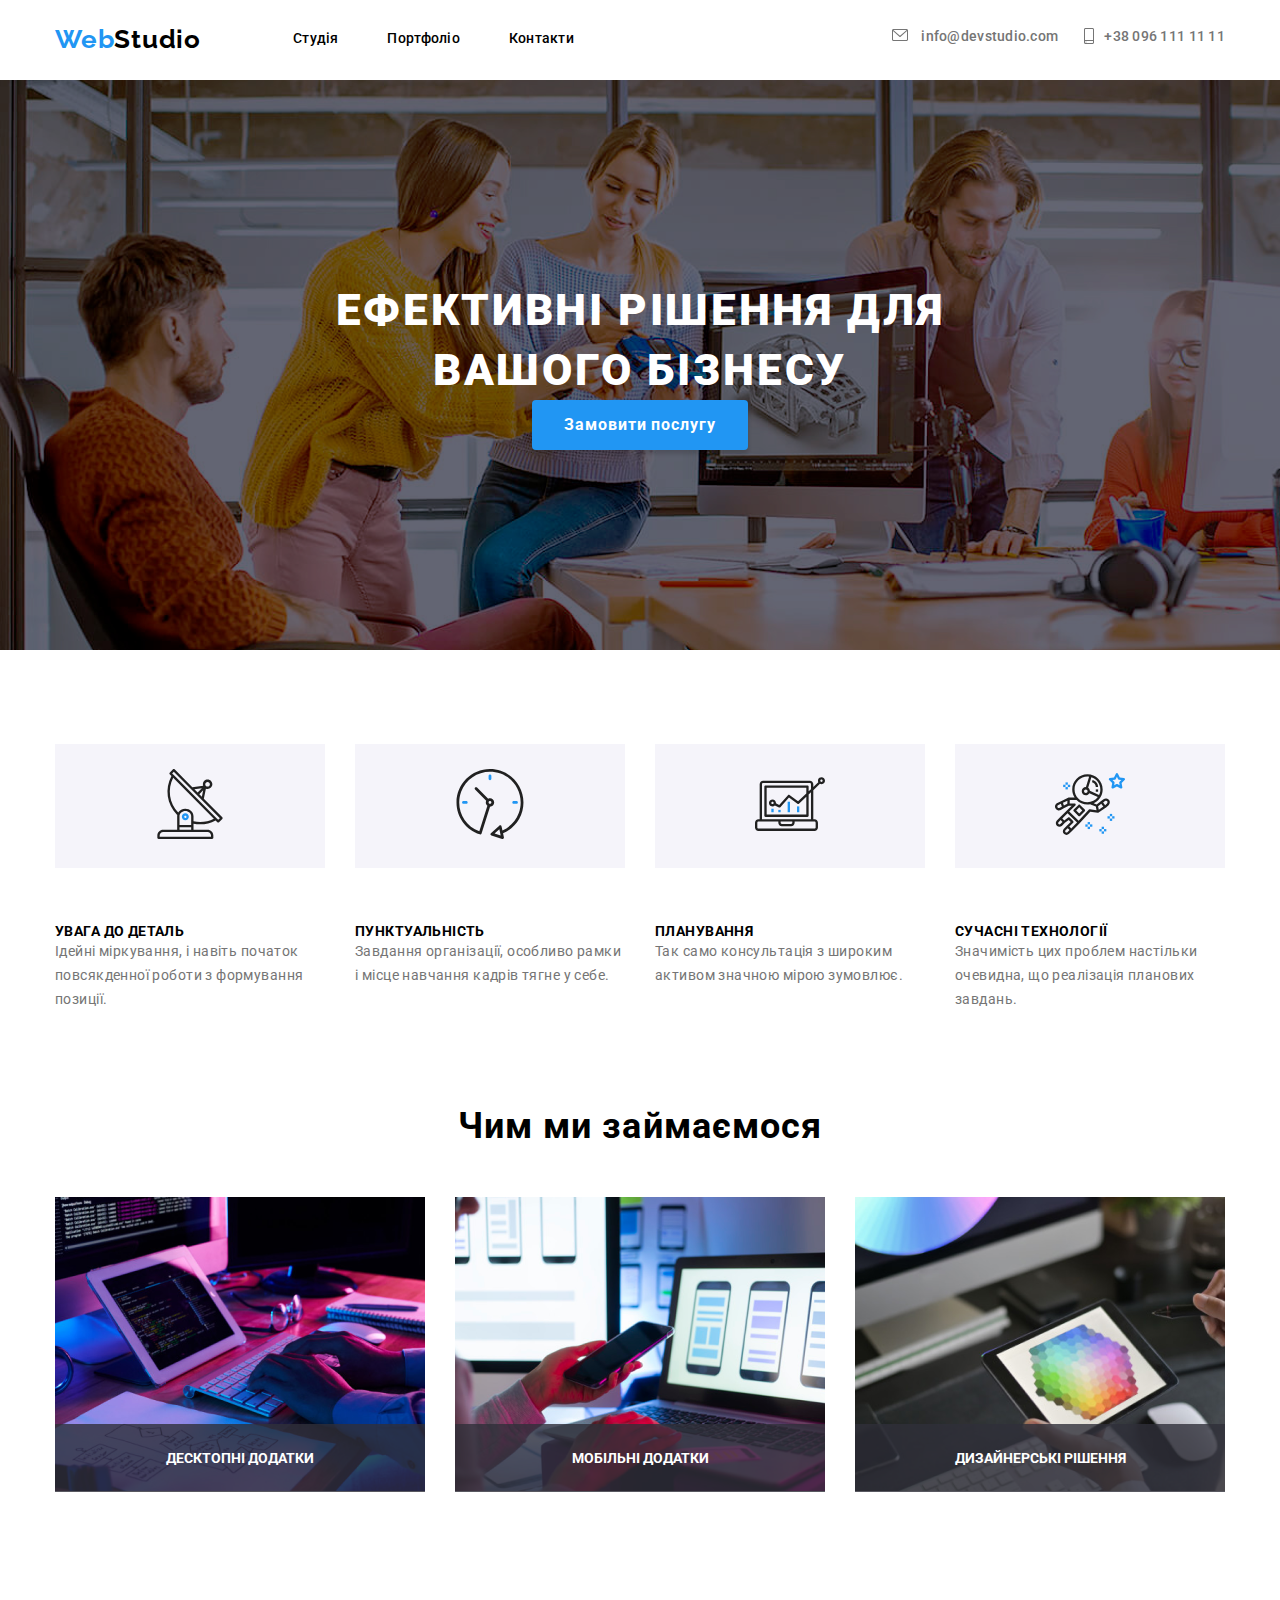
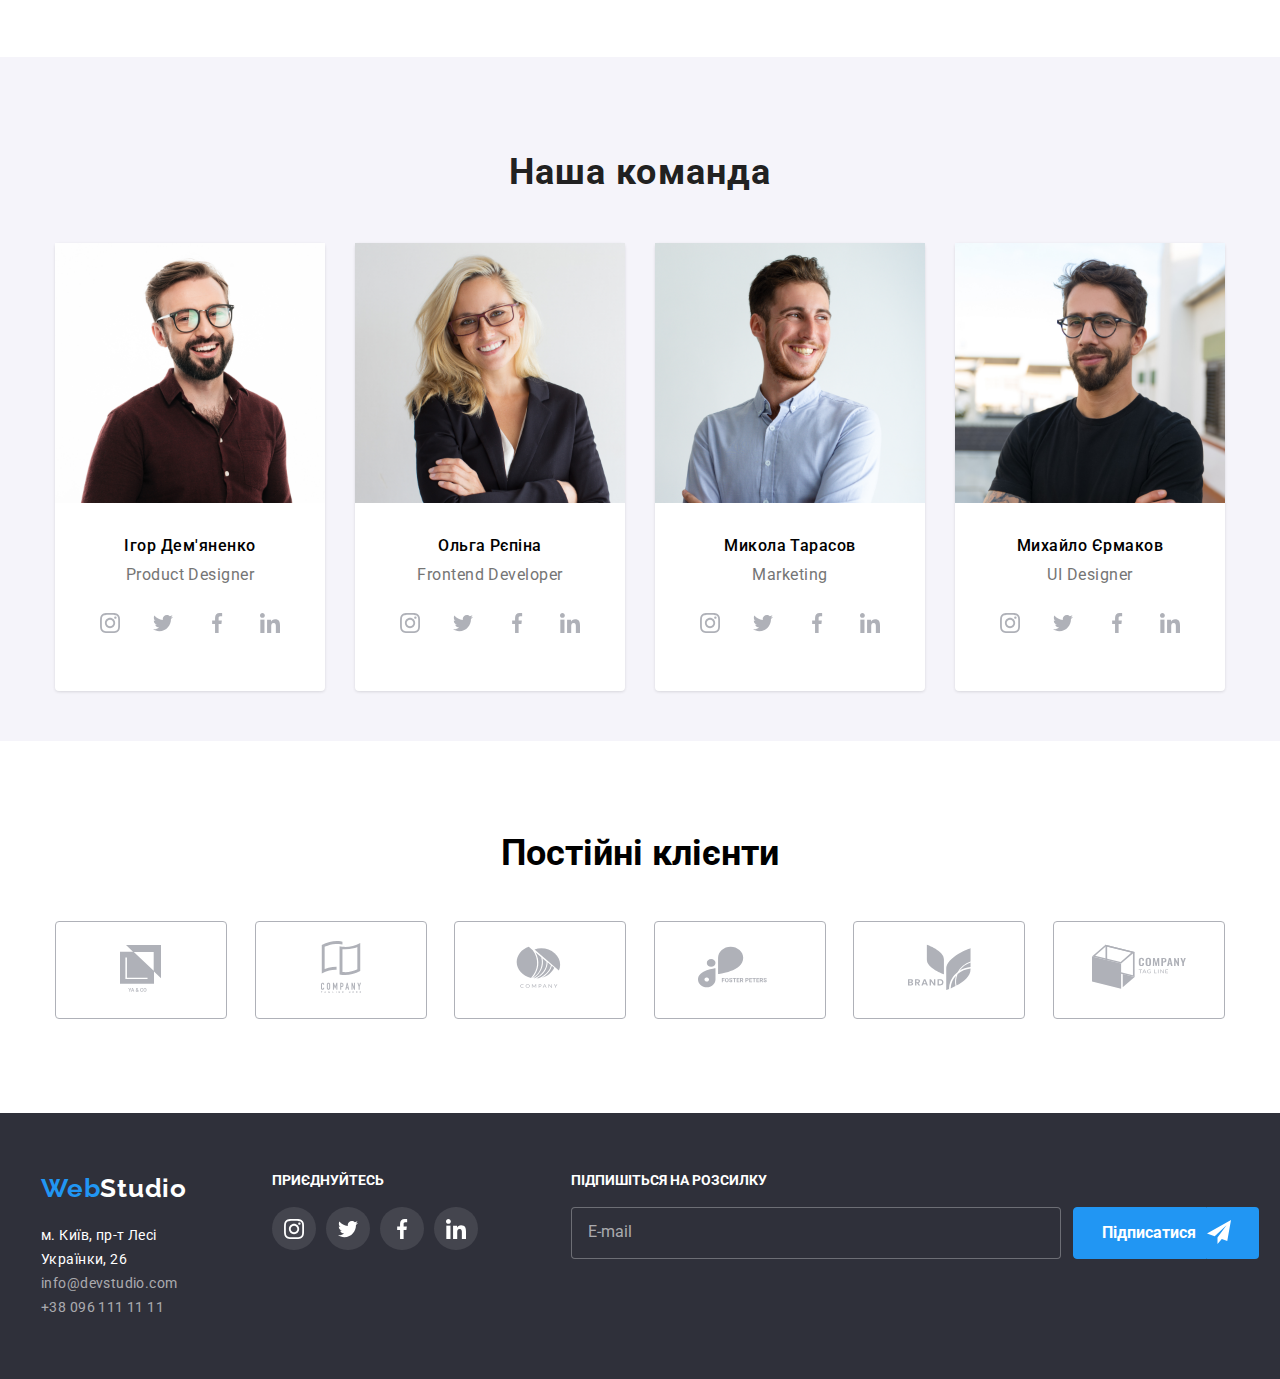
<file: index.html>
<!DOCTYPE html>
<html lang="en">
<head>
    <meta charset="UTF-8">
    <meta name="viewport" content="width=device-width, initial-scale=1.0">
    <title>WebStudio</title>
    <link rel="stylesheet" href="./style.css">
</head>
<body>
    <header>
        <div class="header">  
            <div class="header_what">
                <h2 class="header_container--logo"><span class="header_container--logo--span">Web</span>Studio</h2>
                <div class="header_container--content">
                    <a class="header_container--content--link" href="./index.html">Студія</a>
                    <a class="header_container--content--link" href="./portifolio.html">Портфоліо</a>
                    <a class="header_container--content--link" href="#">Контакти</a>
                </div>
            </div>
            <div class="header_content">
                <a class="header_content--email" href="#">
                    <svg class="header_content--email--svg" width="16" height="12" viewBox="0 0 16 12" fill="#757575" xmlns="http://www.w3.org/2000/svg">
                        <path d="M14.5 0H1.50001C0.672854 0 0 0.672853 0 1.50001V10.5C0 11.3271 0.672854 12 1.50001 12H14.5C15.3271 12 16 11.3271 16 10.5V1.50001C16 0.672853 15.3271 0 14.5 0ZM14.5 0.999994C14.5679 0.999994 14.6325 1.01409 14.6916 1.0387L8 6.83838L1.30833 1.0387C1.36742 1.01412 1.43204 0.999994 1.49998 0.999994H14.5ZM14.5 11H1.50001C1.22414 11 0.999996 10.7759 0.999996 10.5V2.09521L7.67236 7.87792C7.76661 7.95944 7.8833 7.99999 8 7.99999C8.1167 7.99999 8.23339 7.95948 8.32764 7.87792L15 2.09521V10.5C15 10.7759 14.7759 11 14.5 11Z"/>
                    </svg>  
                    info@devstudio.com
                </a>
                <a class="header_content--number" href="#">
                    <svg class="header_content--number--svg" width="10" height="16" viewBox="0 0 10 16" fill="#757575" xmlns="http://www.w3.org/2000/svg">
                        <path d="M8.5 0H1.5C0.672848 0 0 0.672848 0 1.5V14.5C0 15.3272 0.672848 16 1.5 16H8.5C9.32715 16 10 15.3272 10 14.5V1.5C10 0.672848 9.32715 0 8.5 0ZM1.5 1H8.5C8.77588 1 9 1.22412 9 1.5V12H1V1.5C1 1.22412 1.22412 1 1.5 1ZM8.5 15H1.5C1.22412 15 1 14.7759 1 14.5V13H9V14.5C9 14.7759 8.77588 15 8.5 15Z"/>
                        <path d="M2.35355 13.7389C2.54882 13.9213 2.54882 14.2169 2.35355 14.3992C2.15828 14.5816 1.84172 14.5816 1.64645 14.3992C1.45118 14.2169 1.45118 13.9213 1.64645 13.7389C1.84172 13.5566 2.15828 13.5566 2.35355 13.7389Z"/>
                    </svg>    
                    +38 096 111 11 11
                </a>
                </svg>
            </div>    
        </div> 
    </header>
    <main>
        <section class="flex">
            <h1 class="flex_title">Ефективні рішення для вашого бізнесу</h1>
            <button class="flex_button">Замовити послугу</button>
            <div>
                <div id="myModal" class="modal">
                    <form class="modal-content">
                        <div class="close_div">
                            <svg class="close" width="11" height="11" viewBox="0 0 11 11" fill="black" xmlns="http://www.w3.org/2000/svg">
                                <path d="M11 1.10786L9.89214 0L5.5 4.39214L1.10786 0L0 1.10786L4.39214 5.5L0 9.89214L1.10786 11L5.5 6.60786L9.89214 11L11 9.89214L6.60786 5.5L11 1.10786Z" />
                            </svg>
                        </div>
                        <h2 class="modal_title">Залиште свої дані, ми вам передзвонимо</h2>
                        <p class="modal_one">Ім'я</p>
                        <label for="" class="modal_label">
                            <div class="modal_svg">
                                <svg width="18" height="18" viewBox="0 0 18 18" fill="212121" xmlns="http://www.w3.org/2000/svg">
                                    <g clip-path="url(#clip0_11_5467)">
                                    <path d="M9 9C10.6575 9 12 7.6575 12 6C12 4.3425 10.6575 3 9 3C7.3425 3 6 4.3425 6 6C6 7.6575 7.3425 9 9 9ZM9 10.5C6.9975 10.5 3 11.505 3 13.5V14.25C3 14.6625 3.3375 15 3.75 15H14.25C14.6625 15 15 14.6625 15 14.25V13.5C15 11.505 11.0025 10.5 9 10.5Z" fill="#"/>
                                    </g>
                                    <defs>
                                    <clipPath id="clip0_11_5467">
                                    <rect width="18" height="18" fill=""/>
                                    </clipPath>
                                    </defs>
                                </svg>
                                    
                            </div>
                           
                                
                            <input class="modal_input" type="text" name="" id="">
                        </label>
                        <p class="modal_one">Телефон</p>
                        <label for="" class="modal_label">
                            <div class="modal_svg">
                                <svg width="18" height="18" viewBox="0 0 18 18" fill="212121" xmlns="http://www.w3.org/2000/svg">
                                    <g clip-path="url(#clip0_11_5473)">
                                    <path d="M13.996 11.1226L12.1579 10.9127C11.7164 10.862 11.2822 11.014 10.9711 11.3252L9.63948 12.6568C7.59147 11.6147 5.91254 9.94296 4.87044 7.8877L6.20925 6.54888C6.52043 6.2377 6.6724 5.80349 6.62174 5.36205L6.41188 3.53836C6.32504 2.80745 5.70991 2.25745 4.97176 2.25745H3.71979C2.90203 2.25745 2.22178 2.93771 2.27243 3.75547C2.65598 9.93572 7.59871 14.8712 13.7717 15.2548C14.5894 15.3054 15.2697 14.6252 15.2697 13.8074V12.5555C15.2769 11.8245 14.7269 11.2094 13.996 11.1226Z" fill="#"/>
                                    </g>
                                    <defs>
                                    <clipPath id="clip0_11_5473">
                                    <rect width="18" height="18" fill=""/>
                                    </clipPath>
                                    </defs>
                                </svg>
                            </div>
                            <input class="modal_input" type="text" name="" id="">
                        </label>
                        <p class="modal_one">Пошта</p>
                       
                        <label for="" class="modal_label">
                            <div class="modal_svg">
                                <svg width="18" height="18" viewBox="0 0 18 18" fill="212121" xmlns="http://www.w3.org/2000/svg">
                                    <g clip-path="url(#clip0_11_5479)">
                                    <path d="M15 3H3C2.175 3 1.5075 3.675 1.5075 4.5L1.5 13.5C1.5 14.325 2.175 15 3 15H15C15.825 15 16.5 14.325 16.5 13.5V4.5C16.5 3.675 15.825 3 15 3ZM14.7 6.1875L9.3975 9.5025C9.1575 9.6525 8.8425 9.6525 8.6025 9.5025L3.3 6.1875C3.1125 6.0675 3 5.865 3 5.6475C3 5.145 3.5475 4.845 3.975 5.1075L9 8.25L14.025 5.1075C14.4525 4.845 15 5.145 15 5.6475C15 5.865 14.8875 6.0675 14.7 6.1875Z" fill="#"/>
                                    </g>
                                    <defs>
                                    <clipPath id="clip0_11_5479">
                                    <rect width="18" height="18" fill=""/>
                                    </clipPath>
                                    </defs>
                                </svg>
                                    
                            </div>
                            <input class="modal_input" type="text" name="" id="">
                        </label>
                        <p class="modal_one">Коментар</p>
                        <textarea class="modal_textarea" name="" id="" placeholder="Введіть текст"></textarea>
                        <div class="wef">
                            <input class="modal_checkbox" type="checkbox" name="" id="">
                            <p class="texty">Погоджуюся з розсилкою та приймаю</p>
                            <a class="linky" href="#">Умови договору</a>
                        </div>
                        <div class="but_div">
                            <button class="but">Відправити</button>
                        </div>
                    </form>
                  </div>
            </div>
        </section>
        <section class="Features">
            <div class="Features_container">
                <div class="features_container--content">
                    <svg class="features_container--content--svg" width="70" height="70" viewBox="0 0 70 70" fill="none" xmlns="http://www.w3.org/2000/svg">
                        <path d="M67.3163 48.3385L48.8468 29.7337L50.8966 19.6373C51.4256 19.8438 51.9879 19.9517 52.5556 19.9558H52.5696C55.1777 19.9866 57.3169 17.8974 57.3479 15.2893C57.3788 12.6812 55.2894 10.542 52.6813 10.5111C50.0732 10.4803 47.934 12.5695 47.9031 15.1776C47.8965 15.7357 47.9888 16.2905 48.176 16.8163L37.326 18.1405L19.6276 0.35C19.4105 0.128479 19.1141 0.00247917 18.804 0C18.4977 0.00160417 18.2044 0.123521 17.9873 0.3395L14.6786 3.6295C14.2232 4.08508 14.2232 4.82358 14.6786 5.27917L16.459 7.08517C9.56162 19.7681 11.8019 35.4741 21.9703 45.7228C22.0636 45.8121 22.1718 45.8843 22.29 45.9363C22.2165 46.3311 22.1781 46.7317 22.1756 47.1333V60.6667H8.17562C4.95562 60.6705 2.34608 63.28 2.34229 66.5V68.8333C2.34229 69.4776 2.86466 70 3.50895 70H57.1756C57.8199 70 58.3423 69.4776 58.3423 68.8333V66.5C58.3385 63.28 55.729 60.6705 52.509 60.6667H38.509V54.6688C40.7021 55.1288 42.9367 55.3633 45.1776 55.3688C50.5548 55.363 55.8464 54.0225 60.5776 51.4675L62.3673 53.2677C62.5844 53.4892 62.8808 53.6152 63.191 53.6177C63.4972 53.6161 63.7905 53.4941 64.0076 53.2782L67.3163 49.9882C67.7717 49.5326 67.7717 48.7941 67.3163 48.3385ZM50.9246 13.6348C51.8383 12.726 53.3157 12.7301 54.2244 13.6437C55.1332 14.5574 55.1291 16.0348 54.2155 16.9435C53.7781 17.3785 53.1864 17.6226 52.5695 17.6225H52.5625C51.2739 17.6158 50.2345 16.5658 50.2412 15.2771C50.2445 14.6602 50.4918 14.0699 50.9291 13.6348H50.9246ZM48.1783 21.301L46.8693 27.7445L44.298 25.158L48.1783 21.301ZM46.853 19.3282L42.653 23.5037L39.4038 20.237L46.853 19.3282ZM52.509 63C54.442 63 56.009 64.567 56.009 66.5V67.6667H4.67562V66.5C4.67562 64.567 6.2426 63 8.17562 63H52.509ZM36.1756 58.3333V60.6667H24.509V58.3333H36.1756ZM24.509 56V47.1333C24.509 44.303 27.1258 42 30.3423 42C33.5588 42 36.1756 44.303 36.1756 47.1333V56H24.509ZM38.509 52.29V47.1333C38.509 43.0162 34.8456 39.6667 30.3423 39.6667C27.4306 39.622 24.7079 41.1041 23.165 43.5738C14.2887 34.2249 12.2899 20.2875 18.1805 8.82073L58.872 49.7455C52.5886 52.9419 45.3857 53.8418 38.509 52.29ZM63.2038 50.7943L61.56 49.1412L18.7923 6.11567L17.1415 4.46133L18.7923 2.81633L36.15 20.272C36.1581 20.272 36.1628 20.2872 36.171 20.293L64.8593 49.1493L63.2038 50.7943Z" fill="#212121"/>
                        <path d="M30.3528 44.3333H30.3423C28.4093 44.3304 26.84 45.895 26.837 47.8281C26.8341 49.7611 28.3988 51.3304 30.3318 51.3333H30.3423C32.2753 51.3362 33.8446 49.7716 33.8475 47.8386C33.8505 45.9055 32.2858 44.3362 30.3528 44.3333ZM31.1695 48.6605C30.9498 48.8789 30.6522 49.0012 30.3423 49C29.698 48.9966 29.1784 48.4716 29.1817 47.8273C29.1834 47.5189 29.307 47.2237 29.5256 47.0062C29.7428 46.7902 30.036 46.6683 30.3423 46.6667C30.9866 46.67 31.5062 47.195 31.5028 47.8393C31.5012 48.1477 31.3776 48.4429 31.159 48.6605H31.1695Z" fill="#2196F3"/>
                    </svg>
                </div>
                <h3 class="Features_container--mini_title">УВАГА ДО ДЕТАЛЬ</h3>
                <p class="Features_container--text">Ідейні міркування, і навіть початок повсякденної роботи з формування позиції.</p>
            </div>
            <div class="Features_container">
                <div class="features_container--content">
                    <svg class="features_container--svg" width="70" height="70" viewBox="0 0 70 70" fill="none" xmlns="http://www.w3.org/2000/svg">
                        <g clip-path="url(#clip0_11_3261)">
                        <path d="M68.4614 33.4715C68.4576 14.9819 53.4656 -0.00373771 34.9754 6.99302e-07C16.4858 0.00373911 1.50017 14.9963 1.50391 33.4859C1.50711 48.0502 10.9252 60.9413 24.7995 65.3713C24.9319 65.413 25.0697 65.4343 25.2081 65.4338C25.4719 65.4333 25.7304 65.3628 25.9573 65.2287C26.2527 65.0541 26.4732 64.7764 26.5768 64.449L35.0315 37.6521C37.3429 37.6404 39.2068 35.7568 39.1945 33.4459C39.1827 31.1345 37.2997 29.2706 34.9883 29.2824C34.3666 29.285 33.753 29.4282 33.1944 29.7011L22.0251 18.5302C21.4707 17.9951 20.5879 18.0106 20.0528 18.5644C19.5305 19.1054 19.5305 19.962 20.0528 20.503L31.2162 31.6792C30.3596 33.4277 30.8493 35.5383 32.3895 36.7303L24.3338 62.2647C8.41354 56.4002 0.261689 38.7405 6.12618 22.8203C11.9907 6.90002 29.6503 -1.25183 45.5706 4.61266C61.4909 10.4771 69.6427 28.1374 63.7782 44.0571C60.913 51.8351 55.0261 58.1252 47.4548 61.4989L46.5842 57.3989C46.4251 56.6454 45.6844 56.1636 44.9308 56.3233C44.6931 56.3741 44.4726 56.4857 44.291 56.6475L35.8978 64.1409C35.322 64.653 35.2708 65.5347 35.7835 66.1105C35.9501 66.2974 36.1637 66.4362 36.403 66.5126L47.1188 69.9327C47.8521 70.1682 48.6377 69.765 48.8732 69.0312C48.948 68.7994 48.9603 68.5527 48.9101 68.3145L48.0545 64.2915C60.4452 59.0678 68.4902 46.918 68.4614 33.4715ZM34.9829 32.0766C35.753 32.0766 36.3779 32.7014 36.3779 33.4715C36.3779 34.2422 35.753 34.8665 34.9829 34.8665C34.2123 34.8665 33.588 34.2422 33.588 33.4715C33.588 32.7014 34.2123 32.0766 34.9829 32.0766ZM39.5774 64.5916L44.3551 60.3298L45.6737 66.543L39.5774 64.5916Z" fill="#212121"/>
                        <path d="M33.5879 6.96729V9.7572C33.5879 10.5278 34.2122 11.1522 34.9828 11.1522C35.753 11.1522 36.3778 10.5278 36.3778 9.7572V6.96729C36.3778 6.19717 35.753 5.57233 34.9828 5.57233C34.2122 5.57233 33.5879 6.19717 33.5879 6.96729Z" fill="#2196F3"/>
                        <path d="M8.4787 32.0765C7.70805 32.0765 7.08374 32.7014 7.08374 33.4715C7.08374 34.2421 7.70805 34.8665 8.4787 34.8665H11.2686C12.0393 34.8665 12.6636 34.2421 12.6636 33.4715C12.6636 32.7014 12.0393 32.0765 11.2686 32.0765H8.4787Z" fill="#2196F3"/>
                        <path d="M61.4865 34.8665C62.2572 34.8665 62.8815 34.2421 62.8815 33.4715C62.8815 32.7014 62.2572 32.0765 61.4865 32.0765H58.6966C57.9265 32.0765 57.3016 32.7014 57.3016 33.4715C57.3016 34.2421 57.9265 34.8665 58.6966 34.8665H61.4865Z" fill="#2196F3"/>
                        </g>
                        <defs>
                        <clipPath id="clip0_11_3261">
                        <rect width="70" height="70" fill="white"/>
                        </clipPath>
                        </defs>
                    </svg>
                </div>
                <h3 class="Features_container--mini_title">ПУНКТУАЛЬНІСТЬ</h3>
                <p class="Features_container--text">Завдання організації, особливо рамки і місце навчання кадрів тягне у себе.</p>
            </div>
            <div class="Features_container">
                <div class="features_container--content">
                    <svg class="features_container--svg" width="70" height="70" viewBox="0 0 70 70" fill="none" xmlns="http://www.w3.org/2000/svg">
                        <g clip-path="url(#clip0_11_3271)">
                        <path d="M32.6496 32.7351H34.9817V43.2296H32.6496V32.7351Z" fill="#2196F3"/>
                        <path d="M41.978 37.3993H44.3101V43.2296H41.978V37.3993Z" fill="#2196F3"/>
                        <path d="M23.3211 40.8975H25.6532V43.2296H23.3211V40.8975Z" fill="#2196F3"/>
                        <path d="M16.3248 39.7314H18.6569V43.2295H16.3248V39.7314Z" fill="#2196F3"/>
                        <path d="M3.49817 61.8865H59.4689C61.4007 61.8865 62.967 60.3202 62.967 58.3883V53.7241C62.967 51.7923 61.4007 50.2259 59.4689 50.2259H58.3028V21.1469L64.9262 14.8725C66.4635 15.6303 68.3242 15.1702 69.3302 13.7816C70.3369 12.3935 70.1957 10.4821 68.9966 9.25684C67.7975 8.03157 65.8901 7.8488 64.4798 8.82412C63.0701 9.80001 62.569 11.6499 63.2933 13.2037L58.3028 17.9345V15.2443C58.3028 13.3124 56.7365 11.7461 54.8046 11.7461H8.16239C6.23054 11.7461 4.66422 13.3124 4.66422 15.2443V50.2259H3.49817C1.56632 50.2259 0 51.7923 0 53.7241V58.3883C0 60.3202 1.56632 61.8865 3.49817 61.8865ZM66.4652 10.58C67.1091 10.58 67.6312 11.1021 67.6312 11.7461C67.6312 12.39 67.1091 12.9121 66.4652 12.9121C65.8212 12.9121 65.2991 12.39 65.2991 11.7461C65.2991 11.1021 65.8212 10.58 66.4652 10.58ZM6.99634 15.2443C6.99634 14.6003 7.51844 14.0782 8.16239 14.0782H54.8046C55.4486 14.0782 55.9707 14.6003 55.9707 15.2443V20.1414L53.6386 22.3573V17.5764C53.6386 16.9324 53.1165 16.4103 52.4725 16.4103H10.4945C9.85055 16.4103 9.32845 16.9324 9.32845 17.5764V46.7278C9.32845 47.3717 9.85055 47.8938 10.4945 47.8938H52.4725C53.1165 47.8938 53.6386 47.3717 53.6386 46.7278V25.5651L55.9707 23.3554V50.2259H6.99634V15.2443ZM17.4908 30.403C15.9131 30.3984 14.5279 31.4495 14.1083 32.9703C13.6886 34.491 14.3383 36.104 15.6951 36.9091C17.0513 37.7142 18.7793 37.5121 19.9129 36.4149L23.9662 38.4487C24.4371 38.6844 25.0081 38.5739 25.3583 38.1805L33.9745 28.4871L42.4443 34.8338C42.8987 35.1743 43.5329 35.1378 43.9452 34.7478L51.3065 27.7748V45.5617H11.6606V18.7424H51.3065V24.5619L43.0564 32.3747L34.5154 25.9716C34.0303 25.6084 33.3476 25.6767 32.9445 26.1294L24.2099 35.9571L20.9446 34.3242C20.9685 34.1841 20.9833 34.0429 20.989 33.9012C20.989 31.9693 19.4227 30.403 17.4908 30.403ZM18.6569 33.9012C18.6569 34.5451 18.1348 35.0672 17.4908 35.0672C16.8469 35.0672 16.3248 34.5451 16.3248 33.9012C16.3248 33.2572 16.8469 32.7351 17.4908 32.7351C18.1348 32.7351 18.6569 33.2572 18.6569 33.9012ZM25.6532 52.5581H37.3138V53.7241C37.3138 54.3681 36.7917 54.8902 36.1477 54.8902H26.8193C26.1753 54.8902 25.6532 54.3681 25.6532 53.7241V52.5581ZM2.33211 53.7241C2.33211 53.0802 2.85422 52.5581 3.49817 52.5581H23.3211V53.7241C23.3211 55.656 24.8874 57.2223 26.8193 57.2223H36.1477C38.0796 57.2223 39.6459 55.656 39.6459 53.7241V52.5581H59.4689C60.1128 52.5581 60.6349 53.0802 60.6349 53.7241V58.3883C60.6349 59.0323 60.1128 59.5544 59.4689 59.5544H3.49817C2.85422 59.5544 2.33211 59.0323 2.33211 58.3883V53.7241Z" fill="#212121"/>
                        </g>
                        <defs>
                        <clipPath id="clip0_11_3271">
                        <rect width="70" height="70" fill="white"/>
                        </clipPath>
                        </defs>
                    </svg>
                </div>
                <h3 class="Features_container--mini_title">ПЛАНУВАННЯ</h3>
                <p class="Features_container--text">Так само консультація з широким активом значною мірою зумовлює.</p>
            </div>
            <div class="Features_container">
                <div class="features_container--content">
                    <svg class="features_container--svg" width="70" height="70" viewBox="0 0 70 70" fill="none" xmlns="http://www.w3.org/2000/svg">
                        <path d="M69.9433 9.89637C69.8056 9.47513 69.4416 9.16724 69.0018 9.10298L64.8228 8.49512L62.9526 4.70809C62.5606 3.91005 61.2527 3.91005 60.8608 4.70809L58.9906 8.49512L54.8114 9.10312C54.3716 9.16724 54.0076 9.47418 53.8687 9.89651C53.7323 10.3188 53.8453 10.7831 54.1639 11.0924L57.1891 14.0407L56.4752 18.2034C56.4005 18.6409 56.5802 19.0831 56.9384 19.3445C57.3012 19.6082 57.7748 19.6407 58.168 19.4331L61.9061 17.4672L65.6442 19.4331C65.8146 19.5229 66.0024 19.5672 66.1879 19.5672C66.4294 19.5672 66.671 19.4925 66.874 19.3443C67.2333 19.0831 67.413 18.6408 67.3372 18.2033L66.6233 14.0405L69.6485 11.0923C69.9654 10.7819 70.0798 10.3187 69.9433 9.89637ZM64.5556 12.7991C64.2815 13.0662 64.1555 13.4536 64.2208 13.8316L64.6385 16.2688L62.4499 15.1184C62.2795 15.0286 62.0929 14.9843 61.9061 14.9843C61.7195 14.9843 61.534 15.0286 61.3624 15.1184L59.1736 16.2688L59.5913 13.8316C59.6567 13.4536 59.5306 13.0675 59.2565 12.7991L57.4843 11.0724L59.932 10.7166C60.3124 10.6617 60.6402 10.4226 60.8106 10.0783L61.9049 7.86169L62.9992 10.0783C63.1696 10.4225 63.4974 10.6617 63.8778 10.7166L66.3255 11.0724L64.5556 12.7991Z" fill="#2196F3"/>
                        <path d="M57.167 44.8923H54.8336V47.2257H57.167V44.8923Z" fill="#2196F3"/>
                        <path d="M57.167 49.5591H54.8336V51.8925H57.167V49.5591Z" fill="#2196F3"/>
                        <path d="M59.5004 47.2257H57.167V49.5591H59.5004V47.2257Z" fill="#2196F3"/>
                        <path d="M54.8337 47.2257H52.5003V49.5591H54.8337V47.2257Z" fill="#2196F3"/>
                        <path d="M49.0002 57.7259H46.6668V60.0593H49.0002V57.7259Z" fill="#2196F3"/>
                        <path d="M49.0002 62.3926H46.6668V64.726H49.0002V62.3926Z" fill="#2196F3"/>
                        <path d="M51.3337 60.0593H49.0002V62.3927H51.3337V60.0593Z" fill="#2196F3"/>
                        <path d="M46.6668 60.0593H44.3334V62.3927H46.6668V60.0593Z" fill="#2196F3"/>
                        <path d="M35 53.0592H32.6666V55.3926H35V53.0592Z" fill="#2196F3"/>
                        <path d="M35 57.7259H32.6666V60.0593H35V57.7259Z" fill="#2196F3"/>
                        <path d="M37.3334 55.3925H35V57.7259H37.3334V55.3925Z" fill="#2196F3"/>
                        <path d="M32.6666 55.3925H30.3332V57.7259H32.6666V55.3925Z" fill="#2196F3"/>
                        <path d="M12.833 13.3918H10.4996V15.7252H12.833V13.3918Z" fill="#2196F3"/>
                        <path d="M12.833 18.0587H10.4996V20.3921H12.833V18.0587Z" fill="#2196F3"/>
                        <path d="M15.1663 15.7252H12.8329V18.0586H15.1663V15.7252Z" fill="#2196F3"/>
                        <path d="M10.4996 15.7252H8.1662V18.0586H10.4996V15.7252Z" fill="#2196F3"/>
                        <path d="M54.0635 30.9738C53.4348 30.1256 52.5119 29.5797 51.4642 29.4326C50.4119 29.2833 49.3735 29.5597 48.5335 30.2026L45.7952 32.3014L45.794 32.3026L41.6429 35.4025L38.6725 34.2194C43.9692 31.8429 47.6712 26.545 47.6712 20.3942C47.6712 12.0314 40.8402 5.22736 32.4436 5.22736C24.047 5.22736 17.2162 12.0314 17.2162 20.3942C17.2162 23.4253 18.1226 26.2439 19.6662 28.6158L13.6204 28.5633C13.6169 28.5633 13.6134 28.5633 13.6099 28.5633C13.5912 28.5633 13.5761 28.5726 13.5586 28.5738C13.4431 28.5785 13.3299 28.6018 13.2191 28.6415C13.1911 28.652 13.162 28.6579 13.1352 28.6706C13.1212 28.6765 13.1072 28.6776 13.0932 28.6846L6.02078 32.1764C6.01955 32.1764 6.01846 32.1764 6.01846 32.1775L1.87663 34.1693C1.8311 34.1891 1.78448 34.2159 1.73895 34.2462C0.0880496 35.3452 -0.474284 37.5036 0.429989 39.2676C0.911793 40.2056 1.73198 40.8963 2.74003 41.2124C3.12859 41.3337 3.52521 41.3933 3.91952 41.3933C4.55308 41.3933 5.18077 41.2381 5.75582 40.9313L8.79157 39.3167L13.7441 36.7593L16.7122 36.7418L4.80848 48.5884C4.80738 48.5896 4.80615 48.5896 4.80492 48.5907L1.8765 51.5074C1.18469 52.1958 0.80433 53.1092 0.80433 54.0835C0.80433 55.0565 1.18469 55.9723 1.8765 56.6619C2.58703 57.3689 3.52152 57.7235 4.45601 57.7235C5.39173 57.7235 6.32498 57.3689 7.03785 56.6619L9.91254 53.7988L13.7206 50.9556L15.6912 52.9179L11.8376 56.7551C11.8365 56.7564 11.8352 56.7564 11.834 56.7575L8.90559 59.6741C8.21378 60.3625 7.83343 61.2759 7.83343 62.2502C7.83343 63.2233 8.21378 64.139 8.90559 64.8286C9.61613 65.5356 10.5518 65.8903 11.4863 65.8903C12.4208 65.8903 13.3565 65.5356 14.0682 64.8286L16.9977 61.912L21.6842 57.2453C21.6854 57.244 21.6854 57.2429 21.6865 57.2417L23.8951 55.0542L23.8869 55.046C23.9009 55.032 23.9207 55.0272 23.9348 55.0122L35.2353 42.6349L42.8281 43.7152C42.8829 43.7234 42.9377 43.7269 42.9926 43.7269C43.1338 43.7269 43.2703 43.6931 43.4021 43.6429C43.4406 43.629 43.4744 43.6102 43.5106 43.5916C43.5526 43.5706 43.5969 43.559 43.6367 43.5322L50.6659 38.8655C50.6916 38.848 50.7056 38.8199 50.73 38.8013C50.758 38.7792 50.7931 38.7699 50.8186 38.7453L53.5999 36.1401C55.0471 34.7841 55.2466 32.5628 54.0635 30.9738ZM4.66027 38.8722C4.28114 39.0752 3.85061 39.1159 3.43881 38.9854C3.03042 38.8582 2.69915 38.5793 2.50541 38.2025C2.15308 37.5164 2.35721 36.6811 2.97436 36.2296L5.84796 34.8471L6.53977 36.8689L6.8303 37.7182L4.66027 38.8722ZM12.3102 34.874L8.92336 36.6241L8.36459 34.9907L7.96331 33.8169L12.3968 31.6282L12.3102 34.874ZM45.3402 20.3919C45.3402 22.4009 44.8607 24.2957 44.03 25.9907L34.8832 21.8362C34.7875 20.5821 34.1366 19.4842 33.1589 18.8005L36.3615 8.16849C41.5626 9.82295 45.3402 14.6752 45.3402 20.3919ZM19.5519 20.3919C19.5519 13.3159 25.3363 7.55831 32.4461 7.55831C32.9991 7.55831 33.5404 7.60493 34.0759 7.67261L30.9434 18.0713C30.9014 18.0701 30.8617 18.0585 30.8185 18.0585C28.5598 18.0585 26.7222 19.8901 26.7222 22.1419C26.7222 24.3936 28.5598 26.2254 30.8185 26.2254C32.3375 26.2254 33.65 25.3866 34.3582 24.1591L42.8073 27.9975C40.4564 31.1615 36.6938 33.2255 32.4459 33.2255C25.3363 33.2255 19.5519 27.4679 19.5519 20.3919ZM32.5814 22.1419C32.5814 23.1068 31.7903 23.8919 30.8185 23.8919C29.8467 23.8919 29.0557 23.1068 29.0557 22.1419C29.0557 21.1771 29.8467 20.3919 30.8185 20.3919C31.7903 20.3919 32.5814 21.1771 32.5814 22.1419ZM5.39186 55.0074C4.87506 55.5196 4.03846 55.5185 3.52289 55.0087C3.27433 54.7601 3.13788 54.4324 3.13788 54.0835C3.13788 53.7358 3.27433 53.4079 3.52289 53.1618L5.62743 51.0652L7.48944 52.9191L5.39186 55.0074ZM12.4222 63.1743C11.9054 63.6865 11.0677 63.6877 10.552 63.1755C10.3034 62.927 10.167 62.5993 10.167 62.2503C10.167 61.9027 10.3034 61.5748 10.552 61.3287L12.6579 59.231L13.5388 60.1073L14.5211 61.0849L12.4222 63.1743ZM20.0384 55.5862C20.0371 55.5873 20.036 55.5873 20.0348 55.5885L16.1742 59.4385L15.2933 58.5623L14.311 57.5846L18.168 53.7451C18.168 53.7451 18.168 53.7451 18.168 53.744C18.1693 53.7428 18.1703 53.7428 18.1716 53.7417C18.2591 53.6542 18.3139 53.5492 18.3676 53.4454C18.3828 53.415 18.4119 53.3893 18.4248 53.3579C18.461 53.2681 18.4668 53.1713 18.4808 53.0767C18.4878 53.0229 18.5112 52.9729 18.5112 52.9179C18.5112 52.8397 18.4832 52.764 18.4669 52.6869C18.4529 52.6169 18.4529 52.5456 18.426 52.4781C18.3817 52.3684 18.3058 52.2716 18.2265 52.177C18.2044 52.1513 18.1962 52.1186 18.1717 52.0942C18.1717 52.0942 18.1717 52.0942 18.1705 52.0942C18.1693 52.0931 18.1693 52.0906 18.1682 52.0895L14.6529 48.5895C14.6156 48.5521 14.5678 48.537 14.5258 48.5055C14.464 48.4577 14.4045 48.4134 14.3356 48.3795C14.2692 48.3468 14.2015 48.327 14.1315 48.3082C14.0568 48.2872 13.9845 48.2709 13.9063 48.265C13.8351 48.2604 13.7686 48.2674 13.6975 48.2756C13.6193 48.2849 13.5459 48.2954 13.47 48.3199C13.3965 48.3432 13.3312 48.3793 13.2636 48.4179C13.2204 48.4424 13.1714 48.4506 13.1305 48.4809L9.25136 51.3767L7.2808 49.4143L12.5286 44.1946L22.0674 53.576L20.0384 55.5862ZM34.9545 40.2372C34.9207 40.2325 34.8891 40.2454 34.8554 40.2431C34.7702 40.2384 34.6886 40.2443 34.6034 40.2582C34.5369 40.2699 34.4739 40.2827 34.4109 40.3049C34.3362 40.3306 34.2686 40.3656 34.1996 40.4075C34.1343 40.4472 34.0748 40.4892 34.0177 40.5417C33.9896 40.5661 33.9559 40.5779 33.9302 40.6058L23.6527 51.862L14.1851 42.5506L20.3825 36.3859C20.8387 35.9309 20.8411 35.1923 20.386 34.735C20.1562 34.5052 19.8541 34.392 19.5519 34.3932V34.3921L14.6985 34.4212L14.7592 30.9049L21.5493 30.9633C24.3166 33.7937 28.176 35.5589 32.4461 35.5589C33.4027 35.5589 34.3361 35.4598 35.2449 35.2905C35.3324 35.3605 35.4186 35.4317 35.5284 35.476L40.7996 37.5761L41.1332 39.235L41.5228 41.1717L34.9545 40.2372ZM43.7944 40.6269L43.1096 37.2189L46.2736 34.8564L47.102 35.9554L48.3445 37.605L43.7944 40.6269ZM52.0055 34.4341L50.1726 36.1514L48.1356 33.4471L49.9544 32.0529C50.2939 31.7917 50.7221 31.6854 51.1421 31.7403C51.5644 31.7997 51.9378 32.0203 52.1921 32.3621C52.6659 33.0003 52.5853 33.8905 52.0055 34.4341Z" fill="#212121"/>
                        <path d="M29.7545 40.5651L25.0668 35.8984C24.613 35.4446 23.8755 35.4446 23.4205 35.8984L18.734 40.5651C18.5147 40.7856 18.391 41.0819 18.391 41.3922C18.391 41.7026 18.5135 42.0001 18.734 42.2194L23.4205 46.8861C23.648 47.1124 23.9468 47.2256 24.2443 47.2256C24.5418 47.2256 24.8404 47.1124 25.0668 46.8861L29.7545 42.2194C29.9738 42.0001 30.0987 41.7026 30.0987 41.3922C30.0987 41.0819 29.9749 40.7844 29.7545 40.5651ZM24.2443 44.4128L21.2109 41.3922L24.2443 38.3717L27.2788 41.3922L24.2443 44.4128Z" fill="#212121"/>
                        <path d="M37.5468 11.0923L36.9833 13.358C37.1385 13.3966 40.7844 14.3462 40.7844 18.0586H43.1178C43.1177 13.6461 39.4742 11.5718 37.5468 11.0923Z" fill="#212121"/>
                        <path d="M43.1178 20.3919H40.7844V22.7253H43.1178V20.3919Z" fill="#212121"/>
                    </svg>
                </div>
                <h3 class="Features_container--mini_title">СУЧАСНІ ТЕХНОЛОГІЇ</h3>
                <p class="Features_container--text">Значимість цих проблем настільки очевидна, що реалізація планових завдань.</p>
            </div>
        </section>
        <section class="WhatWeDo">
            <h2 class="WhatWeDo_title">Чим ми займаємося</h2>
            <div class="WhatWeDo_container">
                <div>
                    <img class="WhatWeDo_container--img" src="./Web_maket_img/Hz1.png" alt="">
                    <p class="WhatWeDo_container--text">Десктопні додатки</p>
                </div>
                <div>
                    <img class="WhatWeDo_container--img" src="./Web_maket_img/Hz2.png" alt="">
                    <p class="WhatWeDo_container--text">Мобільні додатки</p>
                </div>
                <div>
                    <img class="WhatWeDo_container--img" src="./Web_maket_img/Hz3.png" alt="">
                    <p class="WhatWeDo_container--text">Дизайнерські рішення</p>
                </div>
            </div>
        </section>
        <section class="Team">
            <h2 class="Team_title">Наша команда</h2>
            <div class="Team_container">
                <div class="Team_container--content">
                    <img class="Team_container--img" src="./Web_maket_img/h1.png" alt="">
                    <p class="Team_container--name">Ігор Дем'яненко</p>
                    <p class="Team_container--job">Product Designer</p>
                    <div class="Team_container--svgggg">
                        <div class="Team_container--svgggg--div">
                            <svg class="svg_color" width="20" height="20" viewBox="0 0 20 20" fill="#AFB1B8" xmlns="http://www.w3.org/2000/svg">
                                <g clip-path="url(#clip0_11_3147)">
                                <path d="M19.9804 5.88005C19.9336 4.81738 19.7617 4.0868 19.5156 3.45374C19.2616 2.78176 18.8709 2.18014 18.359 1.68002C17.8589 1.1721 17.2533 0.777435 16.5891 0.527447C15.9524 0.281274 15.2256 0.109427 14.163 0.0625732C13.0924 0.0117516 12.7525 0 10.0371 0C7.32173 0 6.98185 0.0117516 5.91521 0.0586052C4.85253 0.105459 4.12195 0.277459 3.48904 0.523479C2.81692 0.777435 2.2153 1.16814 1.71517 1.68002C1.20726 2.18014 0.812743 2.78573 0.562603 3.44992C0.31643 4.0868 0.144583 4.81341 0.0977294 5.87609C0.0469078 6.9467 0.0351562 7.28658 0.0351562 10.002C0.0351562 12.7173 0.0469078 13.0572 0.0937614 14.1239C0.140615 15.1865 0.312615 15.9171 0.558787 16.5502C0.812743 17.2221 1.20726 17.8238 1.71517 18.3239C2.2153 18.8318 2.82088 19.2265 3.48508 19.4765C4.12195 19.7226 4.84856 19.8945 5.91139 19.9413C6.97788 19.9883 7.31791 19.9999 10.0333 19.9999C12.7487 19.9999 13.0885 19.9883 14.1552 19.9413C15.2179 19.8945 15.9484 19.7226 16.5813 19.4765C17.9254 18.9568 18.9881 17.8941 19.5078 16.5502C19.7538 15.9133 19.9258 15.1865 19.9727 14.1239C20.0195 13.0572 20.0313 12.7173 20.0313 10.002C20.0313 7.28658 20.0273 6.9467 19.9804 5.88005ZM18.1794 14.0457C18.1364 15.0225 17.9723 15.5499 17.8356 15.9015C17.4995 16.7728 16.808 17.4643 15.9367 17.8004C15.5851 17.9372 15.0538 18.1012 14.0809 18.1441C13.026 18.1911 12.7096 18.2027 10.0411 18.2027C7.37255 18.2027 7.05221 18.1911 6.00113 18.1441C5.02438 18.1012 4.49693 17.9372 4.1453 17.8004C3.71171 17.6402 3.31704 17.3862 2.9967 17.0541C2.6646 16.7298 2.41065 16.3391 2.2504 15.9055C2.11365 15.5539 1.94959 15.0225 1.90671 14.0497C1.8597 12.9948 1.8481 12.6783 1.8481 10.0097C1.8481 7.34122 1.8597 7.02087 1.90671 5.96995C1.94959 4.99319 2.11365 4.46575 2.2504 4.11412C2.41065 3.68038 2.6646 3.28586 3.00067 2.96536C3.32483 2.63327 3.71553 2.37931 4.14927 2.21921C4.5009 2.08247 5.03231 1.9184 6.0051 1.87537C7.05999 1.82851 7.37652 1.81676 10.0449 1.81676C12.7174 1.81676 13.0337 1.82851 14.0848 1.87537C15.0616 1.9184 15.589 2.08247 15.9407 2.21921C16.3742 2.37931 16.7689 2.63327 17.0893 2.96536C17.4213 3.28967 17.6753 3.68038 17.8356 4.11412C17.9723 4.46575 18.1364 4.99701 18.1794 5.96995C18.2263 7.02484 18.238 7.34122 18.238 10.0097C18.238 12.6783 18.2263 12.9908 18.1794 14.0457Z"/>
                                <path d="M10.0371 4.8642C7.20074 4.8642 4.89941 7.16537 4.89941 10.0019C4.89941 12.8385 7.20074 15.1396 10.0371 15.1396C12.8737 15.1396 15.1749 12.8385 15.1749 10.0019C15.1749 7.16537 12.8737 4.8642 10.0371 4.8642ZM10.0371 13.3346C8.19702 13.3346 6.70442 11.8422 6.70442 10.0019C6.70442 8.16165 8.19702 6.66921 10.0371 6.66921C11.8774 6.66921 13.3698 8.16165 13.3698 10.0019C13.3698 11.8422 11.8774 13.3346 10.0371 13.3346Z"/>
                                <path d="M16.5775 4.6611C16.5775 5.32346 16.0404 5.86052 15.3779 5.86052C14.7155 5.86052 14.1785 5.32346 14.1785 4.6611C14.1785 3.99858 14.7155 3.46167 15.3779 3.46167C16.0404 3.46167 16.5775 3.99858 16.5775 4.6611Z">
                                </g>
                                <defs>
                                <clipPath id="clip0_11_3147">
                                <rect width="20" height="20"/>
                                </clipPath>
                                </defs>
                            </svg>
                        </div>
                        <div class="Team_container--svgggg--div">
                            <svg class="svg_color" width="20" height="20" viewBox="0 0 20 20" fill="#AFB1B8" xmlns="http://www.w3.org/2000/svg">
                                <g clip-path="url(#clip0_11_3141)">
                                <path d="M20 3.79875C19.2563 4.125 18.4637 4.34125 17.6375 4.44625C18.4875 3.93875 19.1363 3.14125 19.4412 2.18C18.6488 2.6525 17.7738 2.98625 16.8412 3.1725C16.0887 2.37125 15.0162 1.875 13.8462 1.875C11.5763 1.875 9.74875 3.7175 9.74875 5.97625C9.74875 6.30125 9.77625 6.61375 9.84375 6.91125C6.435 6.745 3.41875 5.11125 1.3925 2.6225C1.03875 3.23625 0.83125 3.93875 0.83125 4.695C0.83125 6.115 1.5625 7.37375 2.6525 8.1025C1.99375 8.09 1.3475 7.89875 0.8 7.5975C0.8 7.61 0.8 7.62625 0.8 7.6425C0.8 9.635 2.22125 11.29 4.085 11.6712C3.75125 11.7625 3.3875 11.8062 3.01 11.8062C2.7475 11.8062 2.4825 11.7913 2.23375 11.7362C2.765 13.36 4.2725 14.5538 6.065 14.5925C4.67 15.6838 2.89875 16.3412 0.98125 16.3412C0.645 16.3412 0.3225 16.3263 0 16.285C1.81625 17.4563 3.96875 18.125 6.29 18.125C13.835 18.125 17.96 11.875 17.96 6.4575C17.96 6.27625 17.9538 6.10125 17.945 5.9275C18.7588 5.35 19.4425 4.62875 20 3.79875Z" fill=""/>
                                </g>
                                <defs>
                                <clipPath id="clip0_11_3141">
                                <rect width="20" height="20" fill=""/>
                                </clipPath>
                                </defs>
                            </svg>
                        </div>
                        <div class="Team_container--svgggg--div">
                            <svg  class="svg_color"width="20" height="20" viewBox="0 0 20 20" fill="#AFB1B8" xmlns="http://www.w3.org/2000/svg">
                                <g clip-path="url(#clip0_11_3137)">
                                <path d="M13.3309 3.32083H15.1567V0.140833C14.8417 0.0975 13.7584 0 12.4967 0C9.86422 0 8.06088 1.65583 8.06088 4.69917V7.5H5.15588V11.055H8.06088V20H11.6226V11.0558H14.4101L14.8526 7.50083H11.6217V5.05167C11.6226 4.02417 11.8992 3.32083 13.3309 3.32083Z" />
                                </g>
                                <defs>
                                <clipPath id="clip0_11_3137">
                                <rect width="20" height="20" >
                                </clipPath>
                                </defs>
                            </svg>
                        </div>
                        <div class="Team_container--svgggg--div">
                            <svg  class="svg_color"width="20" height="20" viewBox="0 0 20 20" fill="#AFB1B8" xmlns="http://www.w3.org/2000/svg">
                                <g clip-path="url(#clip0_11_3131)">
                                <path d="M19.9951 20V19.9992H20.0001V12.6642C20.0001 9.07587 19.2276 6.31171 15.0326 6.31171C13.0159 6.31171 11.6626 7.41837 11.1101 8.46754H11.0517V6.64671H7.07422V19.9992H11.2159V13.3875C11.2159 11.6467 11.5459 9.96337 13.7017 9.96337C15.8259 9.96337 15.8576 11.95 15.8576 13.4992V20H19.9951Z" />
                                <path d="M0.329956 6.64746H4.47662V20H0.329956V6.64746Z"/>
                                <path d="M2.40167 0C1.07583 0 0 1.07583 0 2.40167C0 3.7275 1.07583 4.82583 2.40167 4.82583C3.7275 4.82583 4.80333 3.7275 4.80333 2.40167C4.8025 1.07583 3.72667 0 2.40167 0V0Z"/>
                                </g>
                                <defs>
                                <clipPath id="clip0_11_3131">
                                <rect width="20" height="20" />
                                </clipPath>
                                </defs>
                            </svg>
                        </div>
                    </div>
                </div>
                <div class="Team_container--content">
                    <img class="Team_container--img" src="./Web_maket_img/h2.png" alt="">
                    <p class="Team_container--name">Ольга Рєпіна</p>
                    <p class="Team_container--job">Frontend Developer</p>
                    <div class="Team_container--svgggg">
                        <div class="Team_container--svgggg--div">
                            <svg class="svg_color" width="20" height="20" viewBox="0 0 20 20" fill="#AFB1B8" xmlns="http://www.w3.org/2000/svg">
                                <g clip-path="url(#clip0_11_3147)">
                                <path d="M19.9804 5.88005C19.9336 4.81738 19.7617 4.0868 19.5156 3.45374C19.2616 2.78176 18.8709 2.18014 18.359 1.68002C17.8589 1.1721 17.2533 0.777435 16.5891 0.527447C15.9524 0.281274 15.2256 0.109427 14.163 0.0625732C13.0924 0.0117516 12.7525 0 10.0371 0C7.32173 0 6.98185 0.0117516 5.91521 0.0586052C4.85253 0.105459 4.12195 0.277459 3.48904 0.523479C2.81692 0.777435 2.2153 1.16814 1.71517 1.68002C1.20726 2.18014 0.812743 2.78573 0.562603 3.44992C0.31643 4.0868 0.144583 4.81341 0.0977294 5.87609C0.0469078 6.9467 0.0351562 7.28658 0.0351562 10.002C0.0351562 12.7173 0.0469078 13.0572 0.0937614 14.1239C0.140615 15.1865 0.312615 15.9171 0.558787 16.5502C0.812743 17.2221 1.20726 17.8238 1.71517 18.3239C2.2153 18.8318 2.82088 19.2265 3.48508 19.4765C4.12195 19.7226 4.84856 19.8945 5.91139 19.9413C6.97788 19.9883 7.31791 19.9999 10.0333 19.9999C12.7487 19.9999 13.0885 19.9883 14.1552 19.9413C15.2179 19.8945 15.9484 19.7226 16.5813 19.4765C17.9254 18.9568 18.9881 17.8941 19.5078 16.5502C19.7538 15.9133 19.9258 15.1865 19.9727 14.1239C20.0195 13.0572 20.0313 12.7173 20.0313 10.002C20.0313 7.28658 20.0273 6.9467 19.9804 5.88005ZM18.1794 14.0457C18.1364 15.0225 17.9723 15.5499 17.8356 15.9015C17.4995 16.7728 16.808 17.4643 15.9367 17.8004C15.5851 17.9372 15.0538 18.1012 14.0809 18.1441C13.026 18.1911 12.7096 18.2027 10.0411 18.2027C7.37255 18.2027 7.05221 18.1911 6.00113 18.1441C5.02438 18.1012 4.49693 17.9372 4.1453 17.8004C3.71171 17.6402 3.31704 17.3862 2.9967 17.0541C2.6646 16.7298 2.41065 16.3391 2.2504 15.9055C2.11365 15.5539 1.94959 15.0225 1.90671 14.0497C1.8597 12.9948 1.8481 12.6783 1.8481 10.0097C1.8481 7.34122 1.8597 7.02087 1.90671 5.96995C1.94959 4.99319 2.11365 4.46575 2.2504 4.11412C2.41065 3.68038 2.6646 3.28586 3.00067 2.96536C3.32483 2.63327 3.71553 2.37931 4.14927 2.21921C4.5009 2.08247 5.03231 1.9184 6.0051 1.87537C7.05999 1.82851 7.37652 1.81676 10.0449 1.81676C12.7174 1.81676 13.0337 1.82851 14.0848 1.87537C15.0616 1.9184 15.589 2.08247 15.9407 2.21921C16.3742 2.37931 16.7689 2.63327 17.0893 2.96536C17.4213 3.28967 17.6753 3.68038 17.8356 4.11412C17.9723 4.46575 18.1364 4.99701 18.1794 5.96995C18.2263 7.02484 18.238 7.34122 18.238 10.0097C18.238 12.6783 18.2263 12.9908 18.1794 14.0457Z"/>
                                <path d="M10.0371 4.8642C7.20074 4.8642 4.89941 7.16537 4.89941 10.0019C4.89941 12.8385 7.20074 15.1396 10.0371 15.1396C12.8737 15.1396 15.1749 12.8385 15.1749 10.0019C15.1749 7.16537 12.8737 4.8642 10.0371 4.8642ZM10.0371 13.3346C8.19702 13.3346 6.70442 11.8422 6.70442 10.0019C6.70442 8.16165 8.19702 6.66921 10.0371 6.66921C11.8774 6.66921 13.3698 8.16165 13.3698 10.0019C13.3698 11.8422 11.8774 13.3346 10.0371 13.3346Z"/>
                                <path d="M16.5775 4.6611C16.5775 5.32346 16.0404 5.86052 15.3779 5.86052C14.7155 5.86052 14.1785 5.32346 14.1785 4.6611C14.1785 3.99858 14.7155 3.46167 15.3779 3.46167C16.0404 3.46167 16.5775 3.99858 16.5775 4.6611Z">
                                </g>
                                <defs>
                                <clipPath id="clip0_11_3147">
                                <rect width="20" height="20" fill="white"/>
                                </clipPath>
                                </defs>
                            </svg>
                        </div>
                        <div class="Team_container--svgggg--div">
                            <svg  class="svg_color"width="20" height="20" viewBox="0 0 20 20" fill="#AFB1B8" xmlns="http://www.w3.org/2000/svg">
                                <g clip-path="url(#clip0_11_3141)">
                                <path d="M20 3.79875C19.2563 4.125 18.4637 4.34125 17.6375 4.44625C18.4875 3.93875 19.1363 3.14125 19.4412 2.18C18.6488 2.6525 17.7738 2.98625 16.8412 3.1725C16.0887 2.37125 15.0162 1.875 13.8462 1.875C11.5763 1.875 9.74875 3.7175 9.74875 5.97625C9.74875 6.30125 9.77625 6.61375 9.84375 6.91125C6.435 6.745 3.41875 5.11125 1.3925 2.6225C1.03875 3.23625 0.83125 3.93875 0.83125 4.695C0.83125 6.115 1.5625 7.37375 2.6525 8.1025C1.99375 8.09 1.3475 7.89875 0.8 7.5975C0.8 7.61 0.8 7.62625 0.8 7.6425C0.8 9.635 2.22125 11.29 4.085 11.6712C3.75125 11.7625 3.3875 11.8062 3.01 11.8062C2.7475 11.8062 2.4825 11.7913 2.23375 11.7362C2.765 13.36 4.2725 14.5538 6.065 14.5925C4.67 15.6838 2.89875 16.3412 0.98125 16.3412C0.645 16.3412 0.3225 16.3263 0 16.285C1.81625 17.4563 3.96875 18.125 6.29 18.125C13.835 18.125 17.96 11.875 17.96 6.4575C17.96 6.27625 17.9538 6.10125 17.945 5.9275C18.7588 5.35 19.4425 4.62875 20 3.79875Z" fill=""/>
                                </g>
                                <defs>
                                <clipPath id="clip0_11_3141">
                                <rect width="20" height="20" fill=""/>
                                </clipPath>
                                </defs>
                            </svg>
                        </div>
                        <div class="Team_container--svgggg--div">
                            <svg class="svg_color" width="20" height="20" viewBox="0 0 20 20" fill="#AFB1B8" xmlns="http://www.w3.org/2000/svg">
                                <g clip-path="url(#clip0_11_3137)">
                                <path d="M13.3309 3.32083H15.1567V0.140833C14.8417 0.0975 13.7584 0 12.4967 0C9.86422 0 8.06088 1.65583 8.06088 4.69917V7.5H5.15588V11.055H8.06088V20H11.6226V11.0558H14.4101L14.8526 7.50083H11.6217V5.05167C11.6226 4.02417 11.8992 3.32083 13.3309 3.32083Z" fill=""/>
                                </g>
                                <defs>
                                <clipPath id="clip0_11_3137">
                                <rect width="20" height="20" fill=""/>
                                </clipPath>
                                </defs>
                            </svg>
                        </div>
                        <div class="Team_container--svgggg--div">
                            <svg class="svg_color" width="20" height="20" viewBox="0 0 20 20" fill="#AFB1B8" xmlns="http://www.w3.org/2000/svg">
                                <g clip-path="url(#clip0_11_3131)">
                                <path d="M19.9951 20V19.9992H20.0001V12.6642C20.0001 9.07587 19.2276 6.31171 15.0326 6.31171C13.0159 6.31171 11.6626 7.41837 11.1101 8.46754H11.0517V6.64671H7.07422V19.9992H11.2159V13.3875C11.2159 11.6467 11.5459 9.96337 13.7017 9.96337C15.8259 9.96337 15.8576 11.95 15.8576 13.4992V20H19.9951Z" fill=""/>
                                <path d="M0.329956 6.64746H4.47662V20H0.329956V6.64746Z" fill=""/>
                                <path d="M2.40167 0C1.07583 0 0 1.07583 0 2.40167C0 3.7275 1.07583 4.82583 2.40167 4.82583C3.7275 4.82583 4.80333 3.7275 4.80333 2.40167C4.8025 1.07583 3.72667 0 2.40167 0V0Z" fill=""/>
                                </g>
                                <defs>
                                <clipPath id="clip0_11_3131">
                                <rect width="20" height="20" fill="white"/>
                                </clipPath>
                                </defs>
                            </svg>
                        </div>
                    </div>
                </div>
                <div class="Team_container--content">
                    <img class="Team_container--img" src="./Web_maket_img/h3.png" alt="">
                    <p class="Team_container--name">Микола Тарасов</p>
                    <p class="Team_container--job">Marketing</p>
                    <div class="Team_container--svgggg">
                        <div class="Team_container--svgggg--div">
                            <svg class="svg_color" width="20" height="20" viewBox="0 0 20 20" fill="#AFB1B8" xmlns="http://www.w3.org/2000/svg">
                                <g clip-path="url(#clip0_11_3147)">
                                <path d="M19.9804 5.88005C19.9336 4.81738 19.7617 4.0868 19.5156 3.45374C19.2616 2.78176 18.8709 2.18014 18.359 1.68002C17.8589 1.1721 17.2533 0.777435 16.5891 0.527447C15.9524 0.281274 15.2256 0.109427 14.163 0.0625732C13.0924 0.0117516 12.7525 0 10.0371 0C7.32173 0 6.98185 0.0117516 5.91521 0.0586052C4.85253 0.105459 4.12195 0.277459 3.48904 0.523479C2.81692 0.777435 2.2153 1.16814 1.71517 1.68002C1.20726 2.18014 0.812743 2.78573 0.562603 3.44992C0.31643 4.0868 0.144583 4.81341 0.0977294 5.87609C0.0469078 6.9467 0.0351562 7.28658 0.0351562 10.002C0.0351562 12.7173 0.0469078 13.0572 0.0937614 14.1239C0.140615 15.1865 0.312615 15.9171 0.558787 16.5502C0.812743 17.2221 1.20726 17.8238 1.71517 18.3239C2.2153 18.8318 2.82088 19.2265 3.48508 19.4765C4.12195 19.7226 4.84856 19.8945 5.91139 19.9413C6.97788 19.9883 7.31791 19.9999 10.0333 19.9999C12.7487 19.9999 13.0885 19.9883 14.1552 19.9413C15.2179 19.8945 15.9484 19.7226 16.5813 19.4765C17.9254 18.9568 18.9881 17.8941 19.5078 16.5502C19.7538 15.9133 19.9258 15.1865 19.9727 14.1239C20.0195 13.0572 20.0313 12.7173 20.0313 10.002C20.0313 7.28658 20.0273 6.9467 19.9804 5.88005ZM18.1794 14.0457C18.1364 15.0225 17.9723 15.5499 17.8356 15.9015C17.4995 16.7728 16.808 17.4643 15.9367 17.8004C15.5851 17.9372 15.0538 18.1012 14.0809 18.1441C13.026 18.1911 12.7096 18.2027 10.0411 18.2027C7.37255 18.2027 7.05221 18.1911 6.00113 18.1441C5.02438 18.1012 4.49693 17.9372 4.1453 17.8004C3.71171 17.6402 3.31704 17.3862 2.9967 17.0541C2.6646 16.7298 2.41065 16.3391 2.2504 15.9055C2.11365 15.5539 1.94959 15.0225 1.90671 14.0497C1.8597 12.9948 1.8481 12.6783 1.8481 10.0097C1.8481 7.34122 1.8597 7.02087 1.90671 5.96995C1.94959 4.99319 2.11365 4.46575 2.2504 4.11412C2.41065 3.68038 2.6646 3.28586 3.00067 2.96536C3.32483 2.63327 3.71553 2.37931 4.14927 2.21921C4.5009 2.08247 5.03231 1.9184 6.0051 1.87537C7.05999 1.82851 7.37652 1.81676 10.0449 1.81676C12.7174 1.81676 13.0337 1.82851 14.0848 1.87537C15.0616 1.9184 15.589 2.08247 15.9407 2.21921C16.3742 2.37931 16.7689 2.63327 17.0893 2.96536C17.4213 3.28967 17.6753 3.68038 17.8356 4.11412C17.9723 4.46575 18.1364 4.99701 18.1794 5.96995C18.2263 7.02484 18.238 7.34122 18.238 10.0097C18.238 12.6783 18.2263 12.9908 18.1794 14.0457Z"/>
                                <path d="M10.0371 4.8642C7.20074 4.8642 4.89941 7.16537 4.89941 10.0019C4.89941 12.8385 7.20074 15.1396 10.0371 15.1396C12.8737 15.1396 15.1749 12.8385 15.1749 10.0019C15.1749 7.16537 12.8737 4.8642 10.0371 4.8642ZM10.0371 13.3346C8.19702 13.3346 6.70442 11.8422 6.70442 10.0019C6.70442 8.16165 8.19702 6.66921 10.0371 6.66921C11.8774 6.66921 13.3698 8.16165 13.3698 10.0019C13.3698 11.8422 11.8774 13.3346 10.0371 13.3346Z"/>
                                <path d="M16.5775 4.6611C16.5775 5.32346 16.0404 5.86052 15.3779 5.86052C14.7155 5.86052 14.1785 5.32346 14.1785 4.6611C14.1785 3.99858 14.7155 3.46167 15.3779 3.46167C16.0404 3.46167 16.5775 3.99858 16.5775 4.6611Z">
                                </g>
                                <defs>
                                <clipPath id="clip0_11_3147">
                                <rect width="20" height="20" fill="white"/>
                                </clipPath>
                                </defs>
                            </svg>
                        </div>
                        <div class="Team_container--svgggg--div">
                            <svg  class="svg_color"width="20" height="20" viewBox="0 0 20 20" fill="#AFB1B8" xmlns="http://www.w3.org/2000/svg">
                                <g clip-path="url(#clip0_11_3141)">
                                <path d="M20 3.79875C19.2563 4.125 18.4637 4.34125 17.6375 4.44625C18.4875 3.93875 19.1363 3.14125 19.4412 2.18C18.6488 2.6525 17.7738 2.98625 16.8412 3.1725C16.0887 2.37125 15.0162 1.875 13.8462 1.875C11.5763 1.875 9.74875 3.7175 9.74875 5.97625C9.74875 6.30125 9.77625 6.61375 9.84375 6.91125C6.435 6.745 3.41875 5.11125 1.3925 2.6225C1.03875 3.23625 0.83125 3.93875 0.83125 4.695C0.83125 6.115 1.5625 7.37375 2.6525 8.1025C1.99375 8.09 1.3475 7.89875 0.8 7.5975C0.8 7.61 0.8 7.62625 0.8 7.6425C0.8 9.635 2.22125 11.29 4.085 11.6712C3.75125 11.7625 3.3875 11.8062 3.01 11.8062C2.7475 11.8062 2.4825 11.7913 2.23375 11.7362C2.765 13.36 4.2725 14.5538 6.065 14.5925C4.67 15.6838 2.89875 16.3412 0.98125 16.3412C0.645 16.3412 0.3225 16.3263 0 16.285C1.81625 17.4563 3.96875 18.125 6.29 18.125C13.835 18.125 17.96 11.875 17.96 6.4575C17.96 6.27625 17.9538 6.10125 17.945 5.9275C18.7588 5.35 19.4425 4.62875 20 3.79875Z" fill=""/>
                                </g>
                                <defs>
                                <clipPath id="clip0_11_3141">
                                <rect width="20" height="20" fill=""/>
                                </clipPath>
                                </defs>
                            </svg>
                        </div>
                        <div class="Team_container--svgggg--div">
                            <svg class="svg_color" width="20" height="20" viewBox="0 0 20 20" fill="#AFB1B8" xmlns="http://www.w3.org/2000/svg">
                                <g clip-path="url(#clip0_11_3137)">
                                <path d="M13.3309 3.32083H15.1567V0.140833C14.8417 0.0975 13.7584 0 12.4967 0C9.86422 0 8.06088 1.65583 8.06088 4.69917V7.5H5.15588V11.055H8.06088V20H11.6226V11.0558H14.4101L14.8526 7.50083H11.6217V5.05167C11.6226 4.02417 11.8992 3.32083 13.3309 3.32083Z" fill=""/>
                                </g>
                                <defs>
                                <clipPath id="clip0_11_3137">
                                <rect width="20" height="20" fill=""/>
                                </clipPath>
                                </defs>
                            </svg>
                        </div>
                        <div class="Team_container--svgggg--div">
                            <svg class="svg_color" width="20" height="20" viewBox="0 0 20 20" fill="#AFB1B8" xmlns="http://www.w3.org/2000/svg">
                                <g clip-path="url(#clip0_11_3131)">
                                <path d="M19.9951 20V19.9992H20.0001V12.6642C20.0001 9.07587 19.2276 6.31171 15.0326 6.31171C13.0159 6.31171 11.6626 7.41837 11.1101 8.46754H11.0517V6.64671H7.07422V19.9992H11.2159V13.3875C11.2159 11.6467 11.5459 9.96337 13.7017 9.96337C15.8259 9.96337 15.8576 11.95 15.8576 13.4992V20H19.9951Z" fill=""/>
                                <path d="M0.329956 6.64746H4.47662V20H0.329956V6.64746Z" fill=""/>
                                <path d="M2.40167 0C1.07583 0 0 1.07583 0 2.40167C0 3.7275 1.07583 4.82583 2.40167 4.82583C3.7275 4.82583 4.80333 3.7275 4.80333 2.40167C4.8025 1.07583 3.72667 0 2.40167 0V0Z" fill=""/>
                                </g>
                                <defs>
                                <clipPath id="clip0_11_3131">
                                <rect width="20" height="20" fill="white"/>
                                </clipPath>
                                </defs>
                            </svg>
                        </div>
                    </div>
                </div>
                <div class="Team_container--content">
                    <img class="Team_container--img" src="./Web_maket_img/h4.png" alt="">
                    <p class="Team_container--name">Михайло Єрмаков</p>
                    <p class="Team_container--job">UI Designer</p>
                    <div class="Team_container--svgggg">
                        <div class="Team_container--svgggg--div">
                            <svg class="svg_color" width="20" height="20" viewBox="0 0 20 20" fill="#AFB1B8" xmlns="http://www.w3.org/2000/svg">
                                <g clip-path="url(#clip0_11_3147)">
                                <path d="M19.9804 5.88005C19.9336 4.81738 19.7617 4.0868 19.5156 3.45374C19.2616 2.78176 18.8709 2.18014 18.359 1.68002C17.8589 1.1721 17.2533 0.777435 16.5891 0.527447C15.9524 0.281274 15.2256 0.109427 14.163 0.0625732C13.0924 0.0117516 12.7525 0 10.0371 0C7.32173 0 6.98185 0.0117516 5.91521 0.0586052C4.85253 0.105459 4.12195 0.277459 3.48904 0.523479C2.81692 0.777435 2.2153 1.16814 1.71517 1.68002C1.20726 2.18014 0.812743 2.78573 0.562603 3.44992C0.31643 4.0868 0.144583 4.81341 0.0977294 5.87609C0.0469078 6.9467 0.0351562 7.28658 0.0351562 10.002C0.0351562 12.7173 0.0469078 13.0572 0.0937614 14.1239C0.140615 15.1865 0.312615 15.9171 0.558787 16.5502C0.812743 17.2221 1.20726 17.8238 1.71517 18.3239C2.2153 18.8318 2.82088 19.2265 3.48508 19.4765C4.12195 19.7226 4.84856 19.8945 5.91139 19.9413C6.97788 19.9883 7.31791 19.9999 10.0333 19.9999C12.7487 19.9999 13.0885 19.9883 14.1552 19.9413C15.2179 19.8945 15.9484 19.7226 16.5813 19.4765C17.9254 18.9568 18.9881 17.8941 19.5078 16.5502C19.7538 15.9133 19.9258 15.1865 19.9727 14.1239C20.0195 13.0572 20.0313 12.7173 20.0313 10.002C20.0313 7.28658 20.0273 6.9467 19.9804 5.88005ZM18.1794 14.0457C18.1364 15.0225 17.9723 15.5499 17.8356 15.9015C17.4995 16.7728 16.808 17.4643 15.9367 17.8004C15.5851 17.9372 15.0538 18.1012 14.0809 18.1441C13.026 18.1911 12.7096 18.2027 10.0411 18.2027C7.37255 18.2027 7.05221 18.1911 6.00113 18.1441C5.02438 18.1012 4.49693 17.9372 4.1453 17.8004C3.71171 17.6402 3.31704 17.3862 2.9967 17.0541C2.6646 16.7298 2.41065 16.3391 2.2504 15.9055C2.11365 15.5539 1.94959 15.0225 1.90671 14.0497C1.8597 12.9948 1.8481 12.6783 1.8481 10.0097C1.8481 7.34122 1.8597 7.02087 1.90671 5.96995C1.94959 4.99319 2.11365 4.46575 2.2504 4.11412C2.41065 3.68038 2.6646 3.28586 3.00067 2.96536C3.32483 2.63327 3.71553 2.37931 4.14927 2.21921C4.5009 2.08247 5.03231 1.9184 6.0051 1.87537C7.05999 1.82851 7.37652 1.81676 10.0449 1.81676C12.7174 1.81676 13.0337 1.82851 14.0848 1.87537C15.0616 1.9184 15.589 2.08247 15.9407 2.21921C16.3742 2.37931 16.7689 2.63327 17.0893 2.96536C17.4213 3.28967 17.6753 3.68038 17.8356 4.11412C17.9723 4.46575 18.1364 4.99701 18.1794 5.96995C18.2263 7.02484 18.238 7.34122 18.238 10.0097C18.238 12.6783 18.2263 12.9908 18.1794 14.0457Z"/>
                                <path d="M10.0371 4.8642C7.20074 4.8642 4.89941 7.16537 4.89941 10.0019C4.89941 12.8385 7.20074 15.1396 10.0371 15.1396C12.8737 15.1396 15.1749 12.8385 15.1749 10.0019C15.1749 7.16537 12.8737 4.8642 10.0371 4.8642ZM10.0371 13.3346C8.19702 13.3346 6.70442 11.8422 6.70442 10.0019C6.70442 8.16165 8.19702 6.66921 10.0371 6.66921C11.8774 6.66921 13.3698 8.16165 13.3698 10.0019C13.3698 11.8422 11.8774 13.3346 10.0371 13.3346Z"/>
                                <path d="M16.5775 4.6611C16.5775 5.32346 16.0404 5.86052 15.3779 5.86052C14.7155 5.86052 14.1785 5.32346 14.1785 4.6611C14.1785 3.99858 14.7155 3.46167 15.3779 3.46167C16.0404 3.46167 16.5775 3.99858 16.5775 4.6611Z">
                                </g>
                                <defs>
                                <clipPath id="clip0_11_3147">
                                <rect width="20" height="20" fill="white"/>
                                </clipPath>
                                </defs>
                            </svg>
                        </div>
                        <div class="Team_container--svgggg--div">
                            <svg  class="svg_color"width="20" height="20" viewBox="0 0 20 20" fill="#AFB1B8" xmlns="http://www.w3.org/2000/svg">
                                <g clip-path="url(#clip0_11_3141)">
                                <path d="M20 3.79875C19.2563 4.125 18.4637 4.34125 17.6375 4.44625C18.4875 3.93875 19.1363 3.14125 19.4412 2.18C18.6488 2.6525 17.7738 2.98625 16.8412 3.1725C16.0887 2.37125 15.0162 1.875 13.8462 1.875C11.5763 1.875 9.74875 3.7175 9.74875 5.97625C9.74875 6.30125 9.77625 6.61375 9.84375 6.91125C6.435 6.745 3.41875 5.11125 1.3925 2.6225C1.03875 3.23625 0.83125 3.93875 0.83125 4.695C0.83125 6.115 1.5625 7.37375 2.6525 8.1025C1.99375 8.09 1.3475 7.89875 0.8 7.5975C0.8 7.61 0.8 7.62625 0.8 7.6425C0.8 9.635 2.22125 11.29 4.085 11.6712C3.75125 11.7625 3.3875 11.8062 3.01 11.8062C2.7475 11.8062 2.4825 11.7913 2.23375 11.7362C2.765 13.36 4.2725 14.5538 6.065 14.5925C4.67 15.6838 2.89875 16.3412 0.98125 16.3412C0.645 16.3412 0.3225 16.3263 0 16.285C1.81625 17.4563 3.96875 18.125 6.29 18.125C13.835 18.125 17.96 11.875 17.96 6.4575C17.96 6.27625 17.9538 6.10125 17.945 5.9275C18.7588 5.35 19.4425 4.62875 20 3.79875Z" fill=""/>
                                </g>
                                <defs>
                                <clipPath id="clip0_11_3141">
                                <rect width="20" height="20" fill=""/>
                                </clipPath>
                                </defs>
                            </svg>
                        </div>
                        <div class="Team_container--svgggg--div">
                            <svg class="svg_color" width="20" height="20" viewBox="0 0 20 20" fill="#AFB1B8" xmlns="http://www.w3.org/2000/svg">
                                <g clip-path="url(#clip0_11_3137)">
                                <path d="M13.3309 3.32083H15.1567V0.140833C14.8417 0.0975 13.7584 0 12.4967 0C9.86422 0 8.06088 1.65583 8.06088 4.69917V7.5H5.15588V11.055H8.06088V20H11.6226V11.0558H14.4101L14.8526 7.50083H11.6217V5.05167C11.6226 4.02417 11.8992 3.32083 13.3309 3.32083Z" fill=""/>
                                </g>
                                <defs>
                                <clipPath id="clip0_11_3137">
                                <rect width="20" height="20" fill=""/>
                                </clipPath>
                                </defs>
                            </svg>
                        </div>
                        <div class="Team_container--svgggg--div">
                            <svg class="svg_color" width="20" height="20" viewBox="0 0 20 20" fill="#AFB1B8" xmlns="http://www.w3.org/2000/svg">
                                <g clip-path="url(#clip0_11_3131)">
                                <path d="M19.9951 20V19.9992H20.0001V12.6642C20.0001 9.07587 19.2276 6.31171 15.0326 6.31171C13.0159 6.31171 11.6626 7.41837 11.1101 8.46754H11.0517V6.64671H7.07422V19.9992H11.2159V13.3875C11.2159 11.6467 11.5459 9.96337 13.7017 9.96337C15.8259 9.96337 15.8576 11.95 15.8576 13.4992V20H19.9951Z" fill=""/>
                                <path d="M0.329956 6.64746H4.47662V20H0.329956V6.64746Z" fill=""/>
                                <path d="M2.40167 0C1.07583 0 0 1.07583 0 2.40167C0 3.7275 1.07583 4.82583 2.40167 4.82583C3.7275 4.82583 4.80333 3.7275 4.80333 2.40167C4.8025 1.07583 3.72667 0 2.40167 0V0Z" fill=""/>
                                </g>
                                <defs>
                                <clipPath id="clip0_11_3131">
                                <rect width="20" height="20" fill="white"/>
                                </clipPath>
                                </defs>
                            </svg>
                        </div>
                    </div>
                </div>
            </div>
        </section>
        <section class="clients">
            <h1 class="clients_title">Постійні клієнти</h1>
            <div class="clients_container">
                <div class="clients_container--content">
                    <svg class="clients_container--svg" width="106" height="60" viewBox="0 0 106 60" fill="#AFB1B8" xmlns="http://www.w3.org/2000/svg">
                        <path fill-rule="evenodd" clip-rule="evenodd" d="M38 7L45.0078 13.6341L32 13.6265V45.8137H66V33.507L73 40.1338V7H38ZM65.6924 32.7283L45.8226 13.918H65.6924V32.7283ZM59.5231 41.1055H37.3801V19.4579H38.9453V39.6397H59.5231V41.1055ZM42.6089 50.0991L41.791 51.7837L40.9731 50.0991H40.2871L41.481 52.3452V53.6538H42.1011V52.3452L43.2925 50.0991H42.6089ZM43.6367 53.6538L43.9248 52.8262H45.3018L45.5923 53.6538H46.2368L44.8916 50.0991H44.3374L42.9946 53.6538H43.6367ZM44.6133 50.8535L45.1284 52.3281H44.0981L44.6133 50.8535ZM47.8701 52.2427C47.7806 52.3794 47.7358 52.5299 47.7358 52.6943C47.7358 52.9938 47.8408 53.2371 48.0508 53.4243C48.2624 53.6099 48.5439 53.7026 48.8955 53.7026C49.2471 53.7026 49.5498 53.6074 49.8037 53.417L50.0039 53.6538H50.6924L50.1699 53.0361C50.375 52.7562 50.4775 52.3973 50.4775 51.9595H49.9624C49.9624 52.1987 49.9128 52.416 49.8135 52.6113L49.1274 51.8008L49.3691 51.625C49.54 51.5013 49.6629 51.3776 49.7378 51.2539C49.8127 51.1286 49.8501 50.9919 49.8501 50.8438C49.8501 50.6191 49.7671 50.4312 49.6011 50.2798C49.4367 50.1268 49.2251 50.0503 48.9663 50.0503C48.6798 50.0503 48.452 50.1317 48.2827 50.2944C48.1134 50.4556 48.0288 50.6753 48.0288 50.9536C48.0288 51.0675 48.0557 51.1855 48.1094 51.3076C48.1647 51.4297 48.2616 51.5778 48.3999 51.752C48.1362 51.9408 47.9596 52.1043 47.8701 52.2427ZM49.4741 53.0288C49.3 53.1623 49.1128 53.229 48.9126 53.229C48.7352 53.229 48.5936 53.1777 48.4878 53.0752C48.382 52.9727 48.3291 52.8392 48.3291 52.6748C48.3291 52.4844 48.4268 52.3151 48.6221 52.167L48.6978 52.1133L49.4741 53.0288ZM48.8369 51.4541C48.6693 51.2474 48.5854 51.0757 48.5854 50.939C48.5854 50.8201 48.6196 50.7217 48.688 50.6436C48.7563 50.5654 48.8483 50.5264 48.9639 50.5264C49.0713 50.5264 49.16 50.5597 49.23 50.6265C49.3 50.6916 49.335 50.7705 49.335 50.8633C49.335 51.0033 49.2845 51.118 49.1836 51.2075L49.1079 51.2686L48.8369 51.4541ZM54.623 53.3853C54.8672 53.172 55.0072 52.8758 55.043 52.4966H54.4277C54.3952 52.7505 54.3179 52.932 54.1958 53.041C54.0737 53.1501 53.8914 53.2046 53.6489 53.2046C53.3836 53.2046 53.1818 53.1037 53.0435 52.9019C52.9067 52.7 52.8384 52.4071 52.8384 52.0229V51.708C52.8416 51.3288 52.9149 51.0415 53.0581 50.8462C53.203 50.6493 53.4097 50.5508 53.6782 50.5508C53.9093 50.5508 54.0843 50.6077 54.2031 50.7217C54.3236 50.834 54.3984 51.0179 54.4277 51.2734H55.043C55.0039 50.8844 54.8647 50.5833 54.6255 50.3701C54.3862 50.1569 54.0705 50.0503 53.6782 50.0503C53.3869 50.0503 53.1297 50.1195 52.9067 50.2578C52.6854 50.3962 52.5153 50.5931 52.3965 50.8486C52.2777 51.1042 52.2183 51.3996 52.2183 51.7349V52.0669C52.2231 52.394 52.2842 52.6813 52.4014 52.9287C52.5186 53.1761 52.6846 53.3674 52.8994 53.5024C53.1159 53.6359 53.3657 53.7026 53.6489 53.7026C54.0542 53.7026 54.3789 53.5968 54.623 53.3853ZM58.2534 52.8872C58.3739 52.6235 58.4341 52.3175 58.4341 51.9692V51.7715C58.4325 51.4248 58.3706 51.1213 58.2485 50.8608C58.1265 50.5988 57.9531 50.3986 57.7285 50.2603C57.5055 50.1203 57.2492 50.0503 56.9595 50.0503C56.6698 50.0503 56.4126 50.1211 56.188 50.2627C55.965 50.4027 55.7917 50.6053 55.668 50.8706C55.5459 51.1359 55.4849 51.4419 55.4849 51.7886V51.9888C55.4865 52.3289 55.5483 52.6292 55.6704 52.8896C55.7941 53.1501 55.9683 53.3511 56.1929 53.4927C56.4191 53.6326 56.6763 53.7026 56.9644 53.7026C57.2557 53.7026 57.5129 53.6326 57.7358 53.4927C57.9604 53.3511 58.133 53.1493 58.2534 52.8872ZM57.5918 50.8779C57.7415 51.0879 57.8164 51.3898 57.8164 51.7837V51.9692C57.8164 52.3696 57.7423 52.674 57.5942 52.8823C57.4478 53.0907 57.2378 53.1948 56.9644 53.1948C56.6942 53.1948 56.4826 53.0882 56.3296 52.875C56.1782 52.6618 56.1025 52.3599 56.1025 51.9692V51.7642C56.1058 51.3817 56.1823 51.0863 56.332 50.8779C56.4834 50.668 56.6925 50.563 56.9595 50.563C57.2329 50.563 57.4437 50.668 57.5918 50.8779Z" fill="#"/>
                    </svg>
                </div>
                <div class="clients_container--content">
                    <svg class="clients_container--svg" width="106" height="60" viewBox="0 0 106 60" fill="#AFB1B8" xmlns="http://www.w3.org/2000/svg">
                        <path fill-rule="evenodd" clip-rule="evenodd" d="M50.1136 5.93452H49.977C49.7671 5.92181 49.5571 5.91672 49.3471 5.91163H49.3471H49.3269H48.8918C48.4946 5.91163 48.0898 5.92181 47.6876 5.94215C47.6573 5.93994 47.6269 5.93994 47.5966 5.94215C43.9522 6.14863 40.3817 7.05951 37.0805 8.62492L36.6479 8.83344V30.9746L37.6598 30.6313C38.5477 30.3261 39.4938 30.0515 40.4728 29.7972C43.1193 29.1178 45.8367 28.7567 48.568 28.7216V31.6306C48.2062 31.6332 47.8546 31.6434 47.503 31.6612H47.4195C45.3175 31.7765 43.2317 32.0967 41.1913 32.6173C38.6072 33.2643 36.1143 34.2357 33.7716 35.5086V7.11189C36.2047 5.69275 38.8253 4.62687 41.5556 3.94596C43.9527 3.32705 46.4169 3.00931 48.8918 3H49.3193C49.8303 3.01271 50.3287 3.0356 50.7967 3.0712C52.0297 3.15778 53.2528 3.35263 54.4521 3.65353V6.51685C53.2874 6.24551 52.1032 6.06695 50.9105 5.98284C50.8863 5.98079 50.8621 5.97872 50.8379 5.97666C50.5911 5.95561 50.344 5.93452 50.1136 5.93452ZM55.1528 8.86138C55.7877 8.9097 56.4455 8.93259 57.1108 8.93259C59.7125 8.92307 62.3031 8.59083 64.8239 7.94339C67.4068 7.29396 69.8986 6.32178 72.2411 5.04956V32.9402C69.8067 34.3585 67.1853 35.4243 64.4546 36.1061C62.0571 36.7227 59.5931 37.0395 57.1184 37.0496C55.2433 37.0647 53.3737 36.8443 51.553 36.3935V8.32229C51.983 8.42146 52.4257 8.51301 52.876 8.58929C53.6147 8.7139 54.3939 8.80544 55.1528 8.86138ZM69.3471 9.07753L68.3352 9.41828C67.4042 9.73106 66.4657 10.0108 65.5221 10.26C62.7749 10.966 59.9514 11.3281 57.1158 11.3382C56.4556 11.3382 55.8485 11.3204 55.2616 11.2822L54.4546 11.2288V31.3178V34.0057L55.1477 34.0667C55.7903 34.1227 56.4531 34.1506 57.1209 34.1506C59.3544 34.1412 61.5781 33.8533 63.7412 33.2937C65.5223 32.8469 67.2552 32.2243 68.9145 31.4348L69.3471 31.2263V9.07753Z" fill="#"/>
                        <path d="M35.7371 45.2124C35.5917 45.0615 35.4163 44.943 35.2224 44.8646C35.0284 44.7862 34.8203 44.7496 34.6114 44.7572C34.3888 44.7542 34.1678 44.7957 33.9613 44.8793C33.7719 44.9547 33.5998 45.068 33.4553 45.2124C33.3125 45.3572 33.2013 45.5304 33.129 45.721C33.0497 45.9207 33.0101 46.1341 33.0126 46.3491V50.1431C33.0036 50.4104 33.0546 50.6764 33.1619 50.9212C33.2514 51.1156 33.3807 51.2889 33.5413 51.4298C33.693 51.5575 33.871 51.6495 34.0625 51.6994C34.2469 51.7512 34.4376 51.7777 34.6291 51.7782C34.8404 51.7803 35.0495 51.7351 35.2413 51.646C35.4309 51.563 35.6028 51.4438 35.7473 51.295C35.8881 51.1476 36.0005 50.9752 36.0786 50.7864C36.1597 50.5951 36.201 50.3892 36.2001 50.1812V49.7566H35.2084V50.0948C35.2114 50.2103 35.1916 50.3252 35.1502 50.433C35.1179 50.5137 35.0688 50.5866 35.006 50.6466C34.9446 50.6962 34.8742 50.7334 34.7986 50.7559C34.7316 50.7782 34.6617 50.7902 34.5912 50.7915C34.5026 50.8018 34.413 50.7885 34.3312 50.7527C34.2495 50.717 34.1786 50.6602 34.1257 50.5881C34.0322 50.4356 33.9864 50.2585 33.9942 50.0795V46.5423C33.988 46.3462 34.0297 46.1515 34.1156 45.9753C34.1671 45.8952 34.2399 45.8313 34.3258 45.7908C34.4117 45.7503 34.5071 45.7349 34.6013 45.7464C34.6868 45.7434 34.7717 45.7612 34.8488 45.7984C34.9259 45.8356 34.9929 45.8911 35.044 45.96C35.155 46.1057 35.213 46.2852 35.2084 46.4686V46.7966H36.19V46.4101C36.1919 46.1831 36.1507 45.9578 36.0685 45.7464C35.9953 45.5476 35.8825 45.3659 35.7371 45.2124Z" fill="#"/>
                        <path d="M41.6289 45.1691C41.3127 44.9021 40.9136 44.7546 40.5007 44.7521C40.2987 44.7529 40.0984 44.7891 39.9087 44.8589C39.7161 44.9279 39.5384 45.0332 39.3851 45.1691C39.2208 45.3168 39.0897 45.498 39.0005 45.7006C38.9006 45.9323 38.8515 46.183 38.8563 46.4355V50.0744C38.8495 50.3304 38.8987 50.5847 39.0005 50.8195C39.0903 51.0151 39.2215 51.1887 39.3851 51.328C39.5367 51.4688 39.7147 51.5777 39.9087 51.6485C40.0984 51.7183 40.2987 51.7544 40.5007 51.7553C40.7027 51.7549 40.9031 51.7187 41.0926 51.6485C41.29 51.5767 41.4719 51.468 41.6289 51.328C41.7871 51.1861 41.9145 51.013 42.0033 50.8195C42.1051 50.5847 42.1544 50.3304 42.1475 50.0744V46.4355C42.1524 46.183 42.1032 45.9323 42.0033 45.7006C41.9151 45.5001 41.7878 45.3194 41.6289 45.1691ZM41.166 50.0744C41.1743 50.1714 41.1609 50.269 41.1268 50.3601C41.0926 50.4512 41.0386 50.5334 40.9687 50.6008C40.8377 50.7106 40.6725 50.7708 40.5019 50.7708C40.3313 50.7708 40.1662 50.7106 40.0352 50.6008C39.9652 50.5334 39.9112 50.4512 39.8771 50.3601C39.8429 50.269 39.8295 50.1714 39.8379 50.0744V46.4355C39.8295 46.3385 39.8429 46.2409 39.8771 46.1498C39.9112 46.0587 39.9652 45.9764 40.0352 45.9091C40.1662 45.7993 40.3313 45.7391 40.5019 45.7391C40.6725 45.7391 40.8377 45.7993 40.9687 45.9091C41.0386 45.9764 41.0926 46.0587 41.1268 46.1498C41.1609 46.2409 41.1743 46.3385 41.166 46.4355V50.0744Z" fill="#"/>
                        <path d="M49.3673 51.6994V44.8107H48.4136L47.1614 48.4572H47.1437L45.8813 44.8107H44.9377V51.6994H45.9218V47.5087H45.9395L46.9033 50.4712H47.3941L48.3655 47.5087H48.3832V51.6994H49.3673Z" fill="#"/>
                        <path d="M54.9581 45.2937C54.8065 45.1237 54.6153 44.9943 54.4015 44.9173C54.1712 44.8424 53.9302 44.8063 53.6881 44.8105H52.226V51.6993H53.2075V49.0089H53.7134C54.0197 49.0228 54.3244 48.958 54.5988 48.8207C54.822 48.6968 55.0081 48.515 55.1377 48.2943C55.2512 48.1111 55.3277 47.9071 55.3628 47.6942C55.4014 47.435 55.4192 47.173 55.4159 46.911C55.4255 46.5802 55.3932 46.2495 55.3198 45.9269C55.2543 45.6885 55.1299 45.4706 54.9581 45.2937ZM54.4521 47.3941C54.4479 47.5188 54.4168 47.6412 54.361 47.7527C54.3049 47.8586 54.2162 47.9434 54.1081 47.9942C53.9627 48.0593 53.8041 48.0889 53.6451 48.0807H53.1974V45.7387H53.7033C53.8557 45.7312 54.0075 45.7609 54.146 45.8251C54.2475 45.8834 54.3281 45.9724 54.3762 46.0794C54.4299 46.2004 54.4591 46.331 54.4622 46.4634C54.4622 46.6084 54.4622 46.7609 54.4622 46.9211C54.4622 47.0813 54.4723 47.2466 54.4622 47.3941H54.4521Z" fill="#"/>
                        <path d="M59.6077 44.8107H58.8032L57.2854 51.6994H58.2669L58.5553 50.2194H59.8935L60.1819 51.6994H61.1635L59.6077 44.8107ZM58.702 49.2811L59.1852 46.784H59.2029L59.6836 49.2811H58.702Z" fill="#"/>
                        <path d="M65.9497 48.9607H65.932L64.4496 44.8107H63.506V51.6994H64.4875V47.557H64.5078L66.0079 51.6994H66.9312V44.8107H65.9497V48.9607Z" fill="#"/>
                        <path d="M71.9476 44.8107L71.1583 47.5494H71.1381L70.3488 44.8107H69.3091L70.6574 48.7878V51.6994H71.639V48.7878L72.9873 44.8107H71.9476Z" fill="#"/>
                        <path d="M33 53.6445H33.4731V54.9719H33.7943V53.6445H34.2649V53.3724H33V53.6445Z" fill="#"/>
                        <path d="M36.9767 53.3724L36.3569 54.9719H36.6984L36.83 54.6083H37.4675L37.6041 54.9719H37.9532L37.3182 53.3724H36.9767ZM36.9261 54.3387L37.1437 53.7462L37.3612 54.3387H36.9261Z" fill="#"/>
                        <path d="M40.9079 54.3821H41.2773V54.5881C41.1694 54.6746 41.0358 54.722 40.8978 54.7229C40.8333 54.7265 40.7689 54.7145 40.7099 54.688C40.6509 54.6614 40.5991 54.6211 40.5588 54.5703C40.474 54.4485 40.4322 54.3017 40.4399 54.1533C40.4399 53.7973 40.5942 53.6193 40.9003 53.6193C40.9809 53.6112 41.0617 53.6325 41.128 53.6791C41.1944 53.7257 41.2419 53.7947 41.2621 53.8735L41.5783 53.8125C41.51 53.4997 41.2849 53.3421 40.9003 53.3421C40.6947 53.3366 40.4947 53.4103 40.3413 53.5481C40.2607 53.6276 40.1983 53.7239 40.1586 53.8302C40.1188 53.9365 40.1026 54.0502 40.1111 54.1634C40.1017 54.3823 40.1749 54.5966 40.316 54.7636C40.3943 54.8444 40.4892 54.9071 40.594 54.9475C40.6988 54.9879 40.8111 55.0049 40.9231 54.9975C41.1734 55.0045 41.4165 54.9133 41.6011 54.7432V54.1126H40.9079V54.3821Z" fill="#"/>
                        <path d="M44.9226 53.3724H44.5988V54.9719H45.7194V54.6998H44.9226V53.3724Z" fill="#"/>
                        <path d="M48.3175 53.3724H47.9937V54.9719H48.3175V53.3724Z" fill="#"/>
                        <path d="M51.6365 54.4405L50.9813 53.3724H50.6676V54.9719H50.9686V53.9268L51.6112 54.9719H51.9325V53.3724H51.6365V54.4405Z" fill=""/>
                        <path d="M54.6368 54.2675H55.4337V53.9954H54.6368V53.6445H55.4944V53.3724H54.313V54.9719H55.5273V54.6998H54.6368V54.2675Z" fill=""/>
                        <path d="M61.9122 54.0031H61.2823V53.3724H60.9611V54.9719H61.2823V54.2726H61.9122V54.9719H62.2335V53.3724H61.9122V54.0031Z" fill=""/>
                        <path d="M64.9302 54.2675H65.7296V53.9954H64.9302V53.6445H65.7903V53.3724H64.6089V54.9719H65.8206V54.6998H64.9302V54.2675Z" fill=""/>
                        <path d="M69.0233 54.2676C69.3015 54.2244 69.4432 54.0769 69.4432 53.8226C69.4513 53.7546 69.441 53.6856 69.4134 53.623C69.3858 53.5603 69.3419 53.5063 69.2863 53.4666C69.1415 53.3938 68.9799 53.3614 68.8183 53.3725H68.1404V54.972H68.4617V54.3032H68.5249C68.5934 54.299 68.6619 54.3112 68.7247 54.3388C68.7717 54.3678 68.8108 54.4079 68.8386 54.4558L69.1877 54.9644H69.5722L69.3774 54.6516C69.2913 54.4972 69.1699 54.3656 69.0233 54.2676ZM68.6994 54.0464H68.4617V53.6446H68.7146C68.8248 53.6357 68.9357 53.6486 69.041 53.6827C69.0644 53.7034 69.0828 53.7291 69.095 53.7579C69.1072 53.7867 69.1127 53.8179 69.1113 53.8492C69.1098 53.8804 69.1014 53.911 69.0866 53.9385C69.0718 53.966 69.051 53.9899 69.0258 54.0082C68.9202 54.0406 68.8096 54.0535 68.6994 54.0464Z" fill="#"/>
                        <path d="M72.1096 54.2675H72.9064V53.9954H72.1096V53.6445H72.9697V53.3724H71.7858V54.9719H73V54.6998H72.1096V54.2675Z" fill=""/>
                    </svg>
                </div> 
                <div class="clients_container--content">
                    <svg class="clients_container--svg" width="106" height="60" viewBox="0 0 106 60" fill="#AFB1B8" xmlns="http://www.w3.org/2000/svg">
                        <path d="M36.4063 49.1014C36.4222 49.1018 36.4379 49.1049 36.4524 49.1106C36.4669 49.1163 36.4799 49.1245 36.4908 49.1346L36.7089 49.3431C36.5396 49.5118 36.3304 49.6468 36.0955 49.7388C35.8204 49.8391 35.5239 49.8875 35.2257 49.8809C34.9455 49.8859 34.6671 49.8408 34.4078 49.7482C34.1739 49.6632 33.9638 49.5356 33.7916 49.3739C33.6159 49.2062 33.4805 49.0096 33.3935 48.7958C33.2982 48.5574 33.2512 48.3065 33.2545 48.0542C33.2506 47.8003 33.3015 47.548 33.4044 47.3103C33.4997 47.0951 33.6433 46.8986 33.827 46.7322C34.0132 46.5691 34.2359 46.4408 34.4814 46.3555C34.7499 46.265 35.0359 46.22 35.3239 46.2228C35.5914 46.2172 35.8575 46.2582 36.1064 46.3436C36.3223 46.425 36.5206 46.538 36.6926 46.6777L36.5099 46.9004C36.4973 46.9161 36.4816 46.9297 36.4635 46.9407C36.442 46.9535 36.4159 46.9594 36.3899 46.9573C36.3616 46.9556 36.3343 46.9474 36.3109 46.9336L36.2127 46.8743L36.0764 46.7985C36.0175 46.7704 35.9565 46.7458 35.8937 46.7251C35.8128 46.6999 35.7299 46.6801 35.6456 46.6659C35.5386 46.6487 35.4299 46.6408 35.3211 46.6422C35.1138 46.6399 34.908 46.6737 34.7159 46.7417C34.5367 46.8046 34.375 46.8999 34.2415 47.0212C34.1055 47.1503 34.0007 47.3018 33.9334 47.4667C33.8566 47.6553 33.8187 47.8542 33.8216 48.0542C33.8183 48.2574 33.8561 48.4595 33.9334 48.6513C33.9999 48.8147 34.1027 48.9653 34.236 49.0943C34.3609 49.2146 34.5157 49.3086 34.6886 49.3692C34.8666 49.4333 35.0576 49.4655 35.2503 49.4639C35.3615 49.4654 35.4728 49.4591 35.5829 49.445C35.7627 49.4259 35.9351 49.3716 36.0873 49.2862C36.1636 49.2425 36.2356 49.1934 36.3027 49.1393C36.3307 49.1161 36.3676 49.1026 36.4063 49.1014Z" fill="#"/>
                        <path d="M42.7044 48.0538C42.7078 48.3052 42.6579 48.5549 42.5571 48.7906C42.4683 49.0043 42.3283 49.1993 42.1465 49.3626C41.9646 49.526 41.745 49.654 41.502 49.7382C40.9682 49.9151 40.3781 49.9151 39.8443 49.7382C39.603 49.6527 39.3848 49.5244 39.2036 49.3615C39.0219 49.1952 38.8809 48.9986 38.7892 48.7835C38.5928 48.3063 38.5928 47.7847 38.7892 47.3076C38.8822 47.0923 39.023 46.8951 39.2036 46.7271C39.3863 46.5694 39.6044 46.446 39.8443 46.3647C40.3775 46.1846 40.9689 46.1846 41.502 46.3647C41.7442 46.4502 41.9633 46.5784 42.1455 46.7414C42.325 46.906 42.4649 47.1001 42.5571 47.3123C42.6582 47.5495 42.7081 47.8009 42.7044 48.0538ZM42.1318 48.0538C42.1361 47.8527 42.1011 47.6525 42.0282 47.4615C41.9671 47.298 41.8678 47.1472 41.7365 47.0185C41.6087 46.8968 41.4513 46.8013 41.2757 46.739C40.8879 46.6095 40.4585 46.6095 40.0706 46.739C39.8951 46.8013 39.7377 46.8968 39.6099 47.0185C39.4767 47.1464 39.3764 47.2974 39.3154 47.4615C39.1767 47.8472 39.1767 48.2604 39.3154 48.6461C39.377 48.81 39.4773 48.9609 39.6099 49.0891C39.7379 49.2101 39.8953 49.3048 40.0706 49.3663C40.4592 49.4925 40.8872 49.4925 41.2757 49.3663C41.4511 49.3048 41.6085 49.2101 41.7365 49.0891C41.8672 48.9601 41.9665 48.8094 42.0282 48.6461C42.1014 48.4552 42.1364 48.2549 42.1318 48.0538Z" fill="#"/>
                        <path d="M47.0013 48.6747L47.0586 48.8074C47.0804 48.76 47.0995 48.7173 47.1213 48.6747C47.1421 48.6302 47.1657 48.5867 47.1922 48.5444L48.5854 46.3438C48.6127 46.3059 48.6372 46.2823 48.6645 46.2751C48.7015 46.2653 48.7403 46.2613 48.779 46.2633H49.1907V49.8425H48.7026V47.2108C48.7026 47.1776 48.7026 47.1397 48.7026 47.0995C48.7 47.0585 48.7 47.0173 48.7026 46.9763L47.3012 49.2077C47.2834 49.2411 47.255 49.2694 47.2192 49.2891C47.1834 49.3089 47.1418 49.3192 47.0995 49.319H47.0204C46.9779 49.3195 46.9362 49.3093 46.9004 49.2895C46.8646 49.2697 46.8362 49.2413 46.8186 49.2077L45.3763 46.9621C45.3763 47.0047 45.3763 47.0474 45.3763 47.09C45.3763 47.1326 45.3763 47.1705 45.3763 47.2037V49.8354H44.9047V46.2633H45.3164C45.355 46.2613 45.3938 46.2653 45.4309 46.2751C45.4647 46.2897 45.4916 46.314 45.5072 46.3438L46.9304 48.5468C46.9584 48.5875 46.9821 48.6303 47.0013 48.6747Z" fill="#"/>
                        <path d="M52.2443 48.4969V49.8376H51.699V46.2632H52.915C53.1446 46.2594 53.3735 46.2857 53.5939 46.3413C53.7704 46.3848 53.9341 46.4607 54.0738 46.564C54.1949 46.6608 54.2883 46.7808 54.3464 46.9146C54.4108 47.0604 54.4423 47.2156 54.4391 47.3717C54.4415 47.5285 54.4072 47.684 54.3383 47.8289C54.2727 47.966 54.172 48.0884 54.0438 48.1866C53.9039 48.2941 53.7395 48.3749 53.5612 48.4234C53.3489 48.4824 53.1269 48.5104 52.9041 48.5063L52.2443 48.4969ZM52.2443 48.1131H52.9041C53.0475 48.1148 53.1901 48.0964 53.3267 48.0587C53.4394 48.0257 53.5433 47.9733 53.6321 47.9047C53.714 47.8391 53.7775 47.7581 53.8175 47.6678C53.8621 47.5723 53.8844 47.4701 53.8829 47.367C53.8893 47.2676 53.8706 47.1683 53.8282 47.0758C53.7859 46.9834 53.7208 46.9 53.6376 46.8317C53.4293 46.6904 53.1676 46.6219 52.9041 46.6398H52.2443V48.1131Z" fill="#AFB1B8"/>
                        <path d="M59.5731 49.8424H59.1423C59.0991 49.8438 59.0566 49.8321 59.0223 49.8092C58.9914 49.7869 58.9671 49.7585 58.9514 49.7263L58.5806 48.8616H56.7185L56.334 49.7263C56.3199 49.7579 56.2964 49.7857 56.2659 49.8069C56.2312 49.8311 56.1877 49.8437 56.1432 49.8424H55.7124L57.3483 46.2628H57.9154L59.5731 49.8424ZM56.8739 48.5134H58.4116L57.7627 47.0564C57.7131 46.9468 57.6721 46.8344 57.64 46.72L57.5773 46.9072C57.5582 46.964 57.5364 47.0162 57.5173 47.0588L56.8739 48.5134Z" fill="#"/>
                        <path d="M61.9288 46.2795C61.9614 46.295 61.9894 46.3169 62.0106 46.3434L64.3962 49.0417C64.3962 48.9991 64.3962 48.9564 64.3962 48.9161C64.3962 48.8759 64.3962 48.8356 64.3962 48.7977V46.2629H64.8843V49.8424H64.6116C64.5729 49.8434 64.5345 49.8361 64.4998 49.8211C64.4662 49.804 64.4365 49.7815 64.4126 49.7548L62.0297 47.0589C62.0323 47.0999 62.0323 47.141 62.0297 47.1821C62.0297 47.2223 62.0297 47.2579 62.0297 47.291V49.8424H61.5416V46.2629H61.8306C61.8644 46.2621 61.8979 46.2677 61.9288 46.2795Z" fill="#"/>
                        <path d="M68.9031 48.4188V49.8402H68.3578V48.4188L66.85 46.2631H67.3381C67.3801 46.2609 67.4217 46.2718 67.4553 46.2938C67.485 46.3168 67.5099 46.3441 67.5289 46.3744L68.4723 47.765C68.5105 47.8242 68.5432 47.8787 68.5705 47.9308C68.5977 47.9829 68.6195 48.0327 68.6386 48.0824L68.7095 47.9284C68.736 47.8721 68.7669 47.8175 68.8022 47.765L69.7319 46.3649C69.7515 46.337 69.7753 46.3115 69.8028 46.2891C69.8352 46.2646 69.8772 46.2518 69.9201 46.2536H70.4136L68.9031 48.4188Z" fill="#"/>
                        <path d="M46.7314 40.2561C46.9686 40.2822 47.2085 40.3035 47.4512 40.3225C51.13 38.8926 54.2422 36.5523 56.3986 33.5942C58.5551 30.636 59.6602 27.1912 59.5758 23.6904L55.5216 20.1678C56.3459 23.8951 55.9603 27.7482 54.4079 31.2959C52.8555 34.8437 50.1975 37.9461 46.7314 40.2561Z" fill="#"/>
                        <path d="M45.2837 40.0923L45.3928 40.1112C49.0966 37.8094 51.9205 34.5951 53.4993 30.8839C55.078 27.1727 55.3389 23.1353 54.2483 19.2939L48.4737 14.2767C50.8094 18.4008 51.7495 23.0162 51.1848 27.5862C50.6201 32.1562 48.5737 36.493 45.2837 40.0923Z" fill="#"/>
                        <path d="M64.8679 27.8265C63.8868 31.6731 61.5041 35.1423 58.0735 37.7189C57.0716 38.4755 55.9909 39.1496 54.8454 39.7324C57.6389 39.019 60.2065 37.7578 62.3502 36.046C64.494 34.3341 66.1566 32.2174 67.21 29.859L64.8679 27.8265Z" fill="#"/>
                        <path d="M63.9491 27.2601L60.6146 24.3629C60.5509 27.666 59.4701 30.894 57.4846 33.7114C55.4991 36.5287 52.6814 38.8327 49.3243 40.3837H49.3406C50.0888 40.3835 50.8362 40.3447 51.5791 40.2676C54.7165 39.155 57.488 37.3849 59.6465 35.1152C61.8049 32.8455 63.2831 30.1469 63.9491 27.2601Z" fill="#"/>
                        <path d="M45.7663 12.1609L41.7883 8.69995C38.2322 9.89391 35.1738 11.9928 33.0134 14.722C30.8529 17.4512 29.6912 20.6835 29.6801 23.9959V23.9959C29.6934 27.656 31.1113 31.2077 33.7093 34.0888C36.3073 36.9699 39.9371 39.016 44.0241 39.903C47.6725 36.041 49.8086 31.2687 50.1219 26.2798C50.4352 21.2908 48.9094 16.3449 45.7663 12.1609Z" fill="#"/>
                        <path d="M73.14 26.7273C73.1257 22.3848 71.1338 18.2238 67.5997 15.1532C64.0655 12.0826 59.2763 10.352 54.2783 10.3395C51.9688 10.3374 49.6789 10.7077 47.5248 11.4315L71.8804 32.5926C72.7144 30.7221 73.1415 28.7333 73.14 26.7273Z" fill="#"/>
                    </svg>    
                </div>       
                <div class="clients_container--content">
                    <svg  class="clients_container--svg"width="106" height="60" viewBox="0 0 106 60" fill="#AFB1B8" xmlns="http://www.w3.org/2000/svg">
                        <path d="M24.1462 21.1028H24.1433C21.7453 21.1028 19.8013 22.8304 19.8013 24.9615V24.964C19.8013 27.0951 21.7453 28.8227 24.1433 28.8227H24.1462C26.5442 28.8227 28.4882 27.0951 28.4882 24.964V24.9615C28.4882 22.8304 26.5442 21.1028 24.1462 21.1028Z" fill="#"/>
                        <path d="M56.195 19.8693C56.1882 16.9093 54.8623 14.0722 52.5074 11.979C50.1525 9.88568 46.9604 8.70667 43.6297 8.69995V8.69995C40.298 8.70533 37.1045 9.88374 34.7484 11.9772C32.3922 14.0706 31.0655 16.9084 31.0587 19.8693V36.1921C31.0587 36.1921 56.1922 33.7044 56.195 19.8718V19.8693Z" fill="#"/>
                        <path d="M11 41.5495C11.006 43.6091 11.9291 45.5828 13.5676 47.0394C15.2061 48.496 17.4267 49.317 19.7442 49.3231C22.0612 49.317 24.2814 48.4963 25.9197 47.0403C27.5581 45.5843 28.4816 43.6112 28.4884 41.552V30.1943C28.4884 30.1943 11 31.9266 11 41.5495ZM19.7442 43.5844C19.2913 43.5844 18.8486 43.4651 18.472 43.2415C18.0955 43.0179 17.802 42.7001 17.6287 42.3282C17.4554 41.9564 17.41 41.5472 17.4984 41.1525C17.5867 40.7577 17.8048 40.3951 18.125 40.1105C18.4453 39.8259 18.8533 39.6321 19.2975 39.5536C19.7416 39.4751 20.202 39.5154 20.6205 39.6694C21.0389 39.8234 21.3965 40.0843 21.6481 40.4189C21.8997 40.7535 22.034 41.147 22.034 41.5495C22.0351 41.8173 21.9767 42.0828 21.8622 42.3306C21.7476 42.5783 21.5791 42.8036 21.3664 42.9933C21.1536 43.1831 20.9008 43.3337 20.6224 43.4364C20.3441 43.5392 20.0456 43.5921 19.7442 43.5921V43.5844Z" fill=""/>
                        <path d="M37.4177 42.4637H35.7302V44.2069H34.8513V39.9413H37.6286V40.6532H35.7302V41.7548H37.4177V42.4637ZM41.6423 42.1708C41.6423 42.5907 41.5681 42.9589 41.4196 43.2753C41.2712 43.5917 41.0583 43.8358 40.7809 44.0077C40.5056 44.1796 40.1891 44.2655 39.8317 44.2655C39.4782 44.2655 39.1628 44.1805 38.8854 44.0106C38.6081 43.8407 38.3932 43.5985 38.2409 43.2841C38.0886 42.9677 38.0114 42.6044 38.0095 42.1942V41.9833C38.0095 41.5634 38.0847 41.1942 38.235 40.8759C38.3874 40.5555 38.6013 40.3104 38.8766 40.1405C39.154 39.9686 39.4704 39.8827 39.8259 39.8827C40.1813 39.8827 40.4968 39.9686 40.7722 40.1405C41.0495 40.3104 41.2634 40.5555 41.4138 40.8759C41.5661 41.1942 41.6423 41.5624 41.6423 41.9803V42.1708ZM40.7516 41.9774C40.7516 41.5302 40.6716 41.1903 40.5114 40.9579C40.3513 40.7255 40.1227 40.6093 39.8259 40.6093C39.5309 40.6093 39.3034 40.7245 39.1432 40.955C38.9831 41.1835 38.902 41.5194 38.9001 41.9628V42.1708C38.9001 42.6063 38.9802 42.9442 39.1403 43.1844C39.3005 43.4247 39.5309 43.5448 39.8317 43.5448C40.1266 43.5448 40.3532 43.4296 40.5114 43.1991C40.6696 42.9667 40.7497 42.6288 40.7516 42.1854V41.9774ZM44.4929 43.0878C44.4929 42.9218 44.4343 42.7948 44.3171 42.7069C44.1999 42.6171 43.989 42.5233 43.6843 42.4257C43.3796 42.326 43.1384 42.2284 42.9606 42.1327C42.4763 41.871 42.2341 41.5184 42.2341 41.0751C42.2341 40.8446 42.2985 40.6395 42.4274 40.4598C42.5583 40.2782 42.7448 40.1366 42.987 40.035C43.2311 39.9335 43.5046 39.8827 43.8073 39.8827C44.112 39.8827 44.3835 39.9384 44.6218 40.0497C44.86 40.1591 45.0446 40.3143 45.1755 40.5155C45.3083 40.7167 45.3747 40.9452 45.3747 41.201H44.4958C44.4958 41.0057 44.4343 40.8544 44.3112 40.7469C44.1882 40.6376 44.0153 40.5829 43.7927 40.5829C43.5778 40.5829 43.4108 40.6288 43.2917 40.7206C43.1725 40.8104 43.113 40.9296 43.113 41.078C43.113 41.2167 43.1823 41.3329 43.321 41.4266C43.4616 41.5204 43.6677 41.6083 43.9391 41.6903C44.4391 41.8407 44.8034 42.0272 45.0319 42.2499C45.2604 42.4725 45.3747 42.7499 45.3747 43.0819C45.3747 43.451 45.235 43.7411 44.9557 43.952C44.6765 44.161 44.3005 44.2655 43.8278 44.2655C43.4997 44.2655 43.2009 44.2059 42.9313 44.0868C42.6618 43.9657 42.4557 43.8007 42.3132 43.5917C42.1725 43.3827 42.1022 43.1405 42.1022 42.8651H42.9841C42.9841 43.3358 43.2653 43.5712 43.8278 43.5712C44.0368 43.5712 44.1999 43.5292 44.3171 43.4452C44.4343 43.3593 44.4929 43.2401 44.4929 43.0878ZM49.1833 40.6532H47.8766V44.2069H46.9977V40.6532H45.7087V39.9413H49.1833V40.6532ZM52.2536 42.3583H50.5661V43.5009H52.5466V44.2069H49.6872V39.9413H52.5407V40.6532H50.5661V41.6698H52.2536V42.3583ZM54.6413 42.6454H53.9411V44.2069H53.0622V39.9413H54.6472C55.1511 39.9413 55.5397 40.0536 55.8132 40.2782C56.0866 40.5028 56.2233 40.8202 56.2233 41.2303C56.2233 41.5214 56.1599 41.7645 56.0329 41.9598C55.9079 42.1532 55.7175 42.3075 55.4616 42.4227L56.3845 44.1659V44.2069H55.4411L54.6413 42.6454ZM53.9411 41.9335H54.6501C54.8708 41.9335 55.0417 41.8778 55.1628 41.7665C55.2839 41.6532 55.3444 41.4979 55.3444 41.3007C55.3444 41.0995 55.2868 40.9413 55.1716 40.826C55.0583 40.7108 54.8835 40.6532 54.6472 40.6532H53.9411V41.9335ZM59.2673 42.704V44.2069H58.3884V39.9413H60.0524C60.3727 39.9413 60.654 39.9999 60.8962 40.1171C61.1403 40.2343 61.3278 40.4012 61.4587 40.618C61.5895 40.8329 61.655 41.078 61.655 41.3534C61.655 41.7714 61.5114 42.1014 61.2243 42.3436C60.9391 42.5839 60.5436 42.704 60.0378 42.704H59.2673ZM59.2673 41.9921H60.0524C60.2849 41.9921 60.4616 41.9374 60.5827 41.828C60.7057 41.7186 60.7673 41.5624 60.7673 41.3593C60.7673 41.1503 60.7057 40.9813 60.5827 40.8524C60.4597 40.7235 60.2897 40.6571 60.0729 40.6532H59.2673V41.9921ZM64.8278 42.3583H63.1403V43.5009H65.1208V44.2069H62.2614V39.9413H65.1149V40.6532H63.1403V41.6698H64.8278V42.3583ZM68.9059 40.6532H67.5993V44.2069H66.7204V40.6532H65.4313V39.9413H68.9059V40.6532ZM71.9763 42.3583H70.2888V43.5009H72.2692V44.2069H69.4099V39.9413H72.2634V40.6532H70.2888V41.6698H71.9763V42.3583ZM74.364 42.6454H73.6638V44.2069H72.7849V39.9413H74.3698C74.8737 39.9413 75.2624 40.0536 75.5358 40.2782C75.8093 40.5028 75.946 40.8202 75.946 41.2303C75.946 41.5214 75.8825 41.7645 75.7556 41.9598C75.6306 42.1532 75.4401 42.3075 75.1843 42.4227L76.1071 44.1659V44.2069H75.1638L74.364 42.6454ZM73.6638 41.9335H74.3727C74.5934 41.9335 74.7643 41.8778 74.8854 41.7665C75.0065 41.6532 75.0671 41.4979 75.0671 41.3007C75.0671 41.0995 75.0095 40.9413 74.8942 40.826C74.7809 40.7108 74.6061 40.6532 74.3698 40.6532H73.6638V41.9335ZM78.8288 43.0878C78.8288 42.9218 78.7702 42.7948 78.653 42.7069C78.5358 42.6171 78.3249 42.5233 78.0202 42.4257C77.7155 42.326 77.4743 42.2284 77.2966 42.1327C76.8122 41.871 76.57 41.5184 76.57 41.0751C76.57 40.8446 76.6345 40.6395 76.7634 40.4598C76.8942 40.2782 77.0807 40.1366 77.3229 40.035C77.5671 39.9335 77.8405 39.8827 78.1432 39.8827C78.4479 39.8827 78.7194 39.9384 78.9577 40.0497C79.196 40.1591 79.3806 40.3143 79.5114 40.5155C79.6442 40.7167 79.7106 40.9452 79.7106 41.201H78.8317C78.8317 41.0057 78.7702 40.8544 78.6472 40.7469C78.5241 40.6376 78.3513 40.5829 78.1286 40.5829C77.9138 40.5829 77.7468 40.6288 77.6276 40.7206C77.5085 40.8104 77.4489 40.9296 77.4489 41.078C77.4489 41.2167 77.5182 41.3329 77.6569 41.4266C77.7975 41.5204 78.0036 41.6083 78.2751 41.6903C78.7751 41.8407 79.1393 42.0272 79.3679 42.2499C79.5964 42.4725 79.7106 42.7499 79.7106 43.0819C79.7106 43.451 79.571 43.7411 79.2917 43.952C79.0124 44.161 78.6364 44.2655 78.1638 44.2655C77.8356 44.2655 77.5368 44.2059 77.2673 44.0868C76.9977 43.9657 76.7917 43.8007 76.6491 43.5917C76.5085 43.3827 76.4382 43.1405 76.4382 42.8651H77.32C77.32 43.3358 77.6013 43.5712 78.1638 43.5712C78.3727 43.5712 78.5358 43.5292 78.653 43.4452C78.7702 43.3593 78.8288 43.2401 78.8288 43.0878Z" fill="#"/>
                    </svg>
                </div>                   
                <div class="clients_container--content">
                    <svg class="clients_container--svg" width="106" height="60" viewBox="0 0 106 60" fill="#AFB1B8" xmlns="http://www.w3.org/2000/svg">
                        <path d="M26.7569 44.7352C27.0006 45.0114 27.1304 45.3572 27.1236 45.7122C27.136 45.9437 27.0914 46.1749 26.993 46.3885C26.8947 46.6021 26.7451 46.7927 26.5554 46.9463C26.082 47.2736 25.4956 47.4336 24.9037 47.3969H22V41.2055H24.8442C25.4057 41.1713 25.9626 41.3167 26.42 41.6168C26.6036 41.7576 26.7491 41.9355 26.8448 42.1365C26.9406 42.3376 26.984 42.5562 26.9716 42.7753C26.9883 43.1168 26.8712 43.4526 26.6413 43.722C26.4206 43.968 26.1156 44.1385 25.7758 44.2059C26.161 44.2703 26.5087 44.4579 26.7569 44.7352ZM23.3511 43.8006H24.5667C24.843 43.8193 25.1174 43.7463 25.3397 43.5949C25.431 43.5192 25.502 43.4252 25.5473 43.3203C25.5925 43.2154 25.6108 43.1024 25.6007 42.99C25.6093 42.878 25.5906 42.7657 25.5461 42.661C25.5015 42.5564 25.4322 42.4622 25.343 42.3851C25.1141 42.2294 24.8312 42.1553 24.5469 42.1764H23.3511V43.8006ZM25.4587 46.175C25.5562 46.0974 25.6329 46.0003 25.6828 45.8912C25.7326 45.7821 25.7543 45.6639 25.7461 45.5458C25.7535 45.4264 25.7309 45.307 25.6799 45.1969C25.6289 45.0868 25.551 44.9888 25.4521 44.9107C25.2142 44.7492 24.9217 44.6699 24.6262 44.6868H23.3511V46.3897H24.6427C24.9334 46.4051 25.2212 46.3293 25.4587 46.175Z" fill="#"/>
                        <path d="M32.5709 47.3969L30.9886 44.9772H30.394V47.3969H29.033V41.2055H31.6096C32.2591 41.164 32.9012 41.3524 33.4034 41.7318C33.7635 42.0678 33.9808 42.5106 34.0159 42.9803C34.051 43.45 33.9018 43.9158 33.595 44.2937C33.2771 44.6271 32.8428 44.8494 32.3661 44.9228L34.0508 47.3969H32.5709ZM30.394 44.1333H31.5072C32.2802 44.1333 32.6667 43.8208 32.6667 43.1957C32.6746 43.0681 32.6534 42.9403 32.6045 42.8205C32.5556 42.7008 32.48 42.5916 32.3826 42.5C32.1383 42.314 31.8237 42.2238 31.5072 42.249H30.3807L30.394 44.1333Z" fill="#"/>
                        <path d="M40.0102 46.1506H37.2981L36.8191 47.3968H35.392L37.8828 41.2749H39.4255L41.9063 47.3968H40.4793L40.0102 46.1506ZM39.6468 45.213L38.6558 42.5997L37.6648 45.213H39.6468Z" fill="#"/>
                        <path d="M49.3224 47.3969H47.9713L44.9421 43.1866V47.3969H43.5943V41.2054H44.9421L47.9713 45.44V41.2054H49.3224V47.3969Z" fill="#"/>
                        <path d="M57.0326 45.9149C56.7532 46.3823 56.3276 46.7626 55.8103 47.0068C55.2222 47.2788 54.5695 47.4128 53.9109 47.397H51.506V41.2055H53.9109C54.5684 41.1898 55.2202 41.3206 55.8103 41.5866C56.3275 41.8253 56.7536 42.2017 57.0326 42.6664C57.3107 43.17 57.4556 43.7263 57.4556 44.2906C57.4556 44.8549 57.3107 45.4113 57.0326 45.9149ZM55.4866 45.7667C55.8722 45.3554 56.0842 44.8312 56.0842 44.2891C56.0842 43.7471 55.8722 43.2229 55.4866 42.8116C55.0205 42.439 54.4127 42.2499 53.7952 42.2853H52.8571V46.293H53.7952C54.4127 46.3283 55.0205 46.1392 55.4866 45.7667Z" fill="#"/>
                        <path d="M40.8558 6.76672C40.8558 6.76672 58.2945 12.7949 57.9245 21.518V36.2722C57.9245 36.2722 40.4991 30.2411 40.8624 21.518L40.8558 6.76672Z" fill="#"/>
                        <path d="M73.4603 32.8181C76.7538 30.7428 80.5633 29.4574 84.5399 29.0796V24.4609C79.9579 26.0779 76.0709 29.0098 73.4603 32.8181Z" fill="#"/>
                        <path d="M71.4816 34.2095C74.1773 29.2396 78.8505 25.4046 84.54 23.4932V10.1847C84.54 10.1847 59.705 18.7717 60.2303 31.1939V52.2001C60.2303 52.2001 61.3369 51.816 63.0778 51.0961C63.0778 50.4247 63.0778 49.7472 63.1571 49.0666C63.6711 43.2996 66.6654 37.9556 71.4816 34.2095Z" fill="#"/>
                        <path d="M69.1197 42.0131C69.2502 40.5563 69.5413 39.1152 69.9885 37.712C66.9896 40.9471 65.1734 44.9614 64.7956 49.1906C64.7592 49.5899 64.7394 49.9891 64.7295 50.4005C66.14 49.7804 67.7818 49.0061 69.5062 48.0957C69.0662 46.0948 68.936 44.0472 69.1197 42.0131Z" fill="#"/>
                        <path d="M70.1075 42.0887C69.9421 43.929 70.0454 45.7813 70.4147 47.5966C77.1999 43.8793 84.8241 38.1355 84.5301 31.1939V30.589C79.6824 31.0856 75.1468 33.026 71.6204 36.112C70.7948 38.0244 70.2849 40.0387 70.1075 42.0887Z" fill="#"/>
                    </svg>
                        
                </div>
                <div class="clients_container--content">
                    <svg  class="clients_container--svg"width="106" height="60" viewBox="0 0 106 60" fill="#AFB1B8" xmlns="http://www.w3.org/2000/svg">
                        <path d="M53.425 27.4082C52.9819 26.8184 52.7699 26.1213 52.8203 25.4196V22.5364C52.8203 21.6526 53.0207 20.9809 53.4216 20.5214C53.8224 20.0619 54.511 19.8331 55.4871 19.8351C56.4044 19.8351 57.0555 20.0306 57.4405 20.4217C57.8605 20.9207 58.0648 21.5309 58.018 22.1463V22.8239H56.3772V22.1375C56.383 21.9129 56.3671 21.6882 56.3296 21.4659C56.306 21.3138 56.2234 21.1732 56.0952 21.067C55.9267 20.9525 55.7145 20.897 55.5007 20.9115C55.2759 20.897 55.0529 20.9556 54.8756 21.0758C54.7327 21.1935 54.6374 21.3477 54.6038 21.5157C54.5567 21.7511 54.5351 21.9897 54.5393 22.2285V25.7276C54.5134 26.0652 54.5858 26.403 54.7499 26.7102C54.8315 26.8141 54.9448 26.8965 55.0774 26.9483C55.2099 27.0001 55.3564 27.0192 55.5007 27.0035C55.7109 27.0184 55.9195 26.9615 56.0816 26.8451C56.2153 26.7305 56.3013 26.581 56.3262 26.4198C56.3645 26.1877 56.3816 25.9533 56.3772 25.7188V25.009H58.018V25.6572C58.0641 26.2988 57.8648 26.9356 57.4507 27.4698C57.0736 27.8981 56.4315 28.1122 55.4871 28.1122C54.5427 28.1122 53.8292 27.8834 53.425 27.4082Z" fill="#"/>
                        <path d="M60.2569 27.4376C59.8424 26.9888 59.6352 26.3347 59.6352 25.4695V22.4367C59.6352 21.5803 59.8424 20.9321 60.2569 20.4921C60.6713 20.0521 61.3644 19.8331 62.3359 19.8351C63.3007 19.8351 63.9904 20.0541 64.4048 20.4921C64.8193 20.9321 65.0299 21.5803 65.0299 22.4367V25.4695C65.0299 26.3259 64.8193 26.9829 64.398 27.4346C63.9768 27.8863 63.2906 28.1122 62.3359 28.1122C61.3813 28.1122 60.6747 27.8834 60.2569 27.4376ZM63.1003 26.7102C63.2487 26.4291 63.3163 26.1212 63.2974 25.8127V22.0994C63.3164 21.7969 63.2499 21.4949 63.1037 21.2195C63.0205 21.1134 62.9043 21.0296 62.7686 20.9777C62.6328 20.9259 62.4829 20.908 62.3359 20.9262C62.1885 20.9085 62.0383 20.9265 61.9021 20.9783C61.7659 21.0301 61.6491 21.1136 61.5648 21.2195C61.4154 21.4941 61.3477 21.7965 61.3678 22.0994V25.8303C61.3471 26.1389 61.4148 26.4471 61.5648 26.7278C61.6604 26.8224 61.7785 26.8982 61.9109 26.9502C62.0433 27.0021 62.1871 27.029 62.3326 27.029C62.478 27.029 62.6218 27.0021 62.7542 26.9502C62.8866 26.8982 63.0047 26.8224 63.1003 26.7278V26.7102Z" fill="#"/>
                        <path d="M67.0035 19.9236H68.7701L70.0984 25.5192L71.4573 19.9236H73.1763L73.3496 28.0003H72.079L71.9431 22.3871L70.6318 28.0003H69.6126L68.2537 22.3665L68.128 28.0003H66.8439L67.0035 19.9236Z" fill="#"/>
                        <path d="M75.3302 19.9236H78.0819C79.6673 19.9236 80.4599 20.688 80.4599 22.217C80.4599 23.6814 79.6254 24.4126 77.9562 24.4106H77.0186V28.0003H75.32L75.3302 19.9236ZM77.6811 23.3754C77.8489 23.3938 78.0193 23.3805 78.1806 23.3364C78.3419 23.2924 78.4902 23.2186 78.6153 23.1203C78.8101 22.8475 78.896 22.5271 78.8599 22.2082C78.8688 21.9618 78.8414 21.7154 78.7783 21.475C78.7541 21.3947 78.7116 21.3194 78.6533 21.2534C78.5949 21.1874 78.522 21.1322 78.4386 21.0908C78.2028 20.9932 77.9422 20.9488 77.6811 20.9618H77.022V23.3754H77.6811Z" fill="#"/>
                        <path d="M82.9094 19.9236H84.7337L86.6055 28.0003H85.0225L84.6522 26.138H83.0249L82.6444 28.0003H81.0376L82.9094 19.9236ZM84.4687 25.2025L83.8334 21.8123L83.1982 25.2025H84.4687Z" fill="#"/>
                        <path d="M88.1173 19.9236H89.3063L91.5825 24.5309V19.9236H92.9923V28.0003H91.861L89.5713 23.1906V28.0003H88.1139L88.1173 19.9236Z" fill="#"/>
                        <path d="M96.2945 24.9208L94.4022 19.9349H95.9955L97.1506 23.1376L98.2343 19.9349H99.7936L97.9251 24.9208V28.0003H96.2945V24.9208Z" fill="#"/>
                        <path d="M56.0477 31.5316V31.954H54.6617V35.2359H54.0807V31.954H52.6879V31.5316H56.0477Z" fill="#"/>
                        <path d="M60.3927 35.2362H59.9442C59.8987 35.2386 59.8538 35.2261 59.8185 35.201C59.7846 35.1795 59.7587 35.15 59.7438 35.116L59.3429 34.2361H57.4201L57.0192 35.116C57.0078 35.1528 56.9869 35.1868 56.958 35.2157C56.9225 35.2402 56.8778 35.2527 56.8324 35.2509H56.3839L58.0825 31.5468H58.6737L60.3927 35.2362ZM57.5797 33.8607H59.1833L58.5038 32.3533C58.4537 32.2393 58.4117 32.1227 58.3781 32.0043C58.3543 32.0747 58.3339 32.1421 58.3136 32.2008L58.2524 32.3562L57.5797 33.8607Z" fill="#"/>
                        <path d="M63.3211 34.8724C63.4275 34.8772 63.5341 34.8772 63.6404 34.8724C63.7323 34.8642 63.8232 34.8495 63.9122 34.8284C63.9954 34.8107 64.0772 34.7882 64.1568 34.7609C64.2316 34.7345 64.3063 34.7022 64.3844 34.67V33.8369H63.705C63.6882 33.8378 63.6714 33.8356 63.6556 33.8305C63.6398 33.8255 63.6254 33.8177 63.6133 33.8076C63.6021 33.7993 63.5933 33.7889 63.5874 33.7772C63.5815 33.7655 63.5787 33.7529 63.5793 33.7401V33.4556H64.8974V34.8753C64.7898 34.9417 64.6762 35.0006 64.5577 35.0513C64.4366 35.1029 64.3104 35.1451 64.1806 35.1774C64.0417 35.2127 63.8996 35.2382 63.7559 35.2537C63.5912 35.2695 63.4257 35.2773 63.26 35.2771C62.967 35.2793 62.6763 35.2325 62.4038 35.1393C62.1495 35.051 61.9184 34.9193 61.7244 34.7521C61.5353 34.5832 61.3864 34.3839 61.2862 34.1655C61.1791 33.9199 61.1261 33.6593 61.1299 33.397C61.1263 33.133 61.1781 32.8706 61.2828 32.6226C61.3805 32.4031 61.5297 32.2033 61.721 32.036C61.9149 31.8693 62.1461 31.7386 62.4005 31.6517C62.6914 31.5572 63.0001 31.5105 63.3109 31.5138C63.4691 31.5137 63.627 31.5245 63.7831 31.5461C63.9212 31.5655 64.0567 31.597 64.1874 31.64C64.3062 31.6785 64.4201 31.7277 64.5271 31.7866C64.6312 31.8445 64.7301 31.9092 64.8227 31.9802L64.6596 32.209C64.6468 32.2299 64.6278 32.2475 64.6045 32.2598C64.5812 32.2722 64.5545 32.279 64.5271 32.2794C64.4895 32.2784 64.453 32.2682 64.4218 32.2501C64.3708 32.2266 64.3165 32.1973 64.2553 32.1621C64.1831 32.123 64.1069 32.0896 64.0277 32.0624C63.9265 32.0273 63.8219 31.9998 63.7152 31.9802C63.5729 31.9576 63.4284 31.9468 63.2837 31.948C63.0596 31.9458 62.8371 31.9807 62.6281 32.0506C62.439 32.1161 62.2686 32.2162 62.1287 32.3439C61.9879 32.4771 61.8803 32.6339 61.8127 32.8045C61.661 33.2056 61.661 33.6381 61.8127 34.0393C61.8871 34.2135 62.0028 34.3724 62.1525 34.5057C62.2918 34.6328 62.4609 34.7328 62.6485 34.799C62.8645 34.8631 63.0934 34.888 63.3211 34.8724Z" fill="#"/>
                        <path d="M68.7362 34.8136H70.5911V35.2359H68.1689V31.5316H68.7498L68.7362 34.8136Z" fill="#"/>
                        <path d="M72.5208 35.2359H71.9398V31.5316H72.5208V35.2359Z" fill="#"/>
                        <path d="M74.6814 31.5492C74.7159 31.5662 74.746 31.5892 74.7697 31.6167L77.253 34.409C77.2497 34.3651 77.2497 34.321 77.253 34.277C77.253 34.236 77.253 34.1949 77.253 34.1568V31.517H77.7592V35.2362H77.4671C77.4238 35.2392 77.3804 35.2321 77.3414 35.2156C77.3061 35.1972 77.275 35.1733 77.2496 35.1452L74.7697 32.3558C74.7697 32.3998 74.7697 32.4409 74.7697 32.482C74.7697 32.523 74.7697 32.5612 74.7697 32.5964V35.2362H74.2839V31.5316H74.5863C74.6191 31.5317 74.6515 31.5377 74.6814 31.5492Z" fill="#"/>
                        <path d="M82.0364 31.5316V31.9393H79.9777V33.1624H81.6457V33.5554H79.9777V34.8195H82.0364V35.2272H79.3798V31.5316H82.0364Z" fill="#"/>
                        <path d="M21.1617 8.65551L46.9568 14.9788V37.1368L21.1617 30.8164V8.65551ZM19.5073 6.76672V31.8928L48.6079 39.0285V13.9054L19.5073 6.76672Z" fill="#"/>
                        <path d="M35.1039 50.6922L6 43.5505V18.4271L35.1039 25.5659V50.6922Z" fill="#"/>
                        <path d="M19.9897 8.37099L45.4484 14.615L34.6215 23.9649L9.1594 17.7179L19.9897 8.37099ZM19.5073 6.76672L6 18.4277L35.1039 25.5662L48.6078 13.9053L19.5073 6.76672Z" fill="#"/>
                        <path d="M36.7414 49.2788L48.6078 39.0315L36.7414 36.1193V49.2788Z" fill="#"/>
                    </svg>  
                </div>
            </div>
        </section>
    </main>
    <footer class="foot">
        <div class="foot_all">
            <div class="foot_container">
                <h2 class="foot_title">Web<span class="foot_span">Studio</span></h2>
                <p class="foot_address">м. Київ, пр-т Лесі Українки, 26</p>
                <a class="foot_email" href="#">info@devstudio.com</a>
                <a class="foot_number" href="#">+38 096 111 11 11</a>
            </div>
            <div class="foot_content">
                <h2 class="foot_content--title">приєднуйтесь</h2>
                <div class="foot_content--content">
                    <div class="foot_content--content--div">
                        <svg class="foot_content--content--svg" width="20" height="20" viewBox="0 0 20 20" fill="white" xmlns="http://www.w3.org/2000/svg">
                            <g clip-path="url(#clip0_11_3147)">
                            <path d="M19.9804 5.88005C19.9336 4.81738 19.7617 4.0868 19.5156 3.45374C19.2616 2.78176 18.8709 2.18014 18.359 1.68002C17.8589 1.1721 17.2533 0.777435 16.5891 0.527447C15.9524 0.281274 15.2256 0.109427 14.163 0.0625732C13.0924 0.0117516 12.7525 0 10.0371 0C7.32173 0 6.98185 0.0117516 5.91521 0.0586052C4.85253 0.105459 4.12195 0.277459 3.48904 0.523479C2.81692 0.777435 2.2153 1.16814 1.71517 1.68002C1.20726 2.18014 0.812743 2.78573 0.562603 3.44992C0.31643 4.0868 0.144583 4.81341 0.0977294 5.87609C0.0469078 6.9467 0.0351562 7.28658 0.0351562 10.002C0.0351562 12.7173 0.0469078 13.0572 0.0937614 14.1239C0.140615 15.1865 0.312615 15.9171 0.558787 16.5502C0.812743 17.2221 1.20726 17.8238 1.71517 18.3239C2.2153 18.8318 2.82088 19.2265 3.48508 19.4765C4.12195 19.7226 4.84856 19.8945 5.91139 19.9413C6.97788 19.9883 7.31791 19.9999 10.0333 19.9999C12.7487 19.9999 13.0885 19.9883 14.1552 19.9413C15.2179 19.8945 15.9484 19.7226 16.5813 19.4765C17.9254 18.9568 18.9881 17.8941 19.5078 16.5502C19.7538 15.9133 19.9258 15.1865 19.9727 14.1239C20.0195 13.0572 20.0313 12.7173 20.0313 10.002C20.0313 7.28658 20.0273 6.9467 19.9804 5.88005ZM18.1794 14.0457C18.1364 15.0225 17.9723 15.5499 17.8356 15.9015C17.4995 16.7728 16.808 17.4643 15.9367 17.8004C15.5851 17.9372 15.0538 18.1012 14.0809 18.1441C13.026 18.1911 12.7096 18.2027 10.0411 18.2027C7.37255 18.2027 7.05221 18.1911 6.00113 18.1441C5.02438 18.1012 4.49693 17.9372 4.1453 17.8004C3.71171 17.6402 3.31704 17.3862 2.9967 17.0541C2.6646 16.7298 2.41065 16.3391 2.2504 15.9055C2.11365 15.5539 1.94959 15.0225 1.90671 14.0497C1.8597 12.9948 1.8481 12.6783 1.8481 10.0097C1.8481 7.34122 1.8597 7.02087 1.90671 5.96995C1.94959 4.99319 2.11365 4.46575 2.2504 4.11412C2.41065 3.68038 2.6646 3.28586 3.00067 2.96536C3.32483 2.63327 3.71553 2.37931 4.14927 2.21921C4.5009 2.08247 5.03231 1.9184 6.0051 1.87537C7.05999 1.82851 7.37652 1.81676 10.0449 1.81676C12.7174 1.81676 13.0337 1.82851 14.0848 1.87537C15.0616 1.9184 15.589 2.08247 15.9407 2.21921C16.3742 2.37931 16.7689 2.63327 17.0893 2.96536C17.4213 3.28967 17.6753 3.68038 17.8356 4.11412C17.9723 4.46575 18.1364 4.99701 18.1794 5.96995C18.2263 7.02484 18.238 7.34122 18.238 10.0097C18.238 12.6783 18.2263 12.9908 18.1794 14.0457Z" fill=""/>
                            <path d="M10.0371 4.8642C7.20074 4.8642 4.89941 7.16537 4.89941 10.0019C4.89941 12.8385 7.20074 15.1396 10.0371 15.1396C12.8737 15.1396 15.1749 12.8385 15.1749 10.0019C15.1749 7.16537 12.8737 4.8642 10.0371 4.8642ZM10.0371 13.3346C8.19702 13.3346 6.70442 11.8422 6.70442 10.0019C6.70442 8.16165 8.19702 6.66921 10.0371 6.66921C11.8774 6.66921 13.3698 8.16165 13.3698 10.0019C13.3698 11.8422 11.8774 13.3346 10.0371 13.3346Z" fill=""/>
                            <path d="M16.5775 4.6611C16.5775 5.32346 16.0404 5.86052 15.3779 5.86052C14.7155 5.86052 14.1785 5.32346 14.1785 4.6611C14.1785 3.99858 14.7155 3.46167 15.3779 3.46167C16.0404 3.46167 16.5775 3.99858 16.5775 4.6611Z" fill=""/>
                            </g>
                            <defs>
                            <clipPath id="clip0_11_3147">
                            <rect width="20" height="20" fill=""/>
                            </clipPath>
                            </defs>
                        </svg>
                    </div>
                    <div class="foot_content--content--div">
                        <svg class="foot_content--content--svg" width="20" height="20" viewBox="0 0 20 20" fill="white" xmlns="http://www.w3.org/2000/svg">
                            <g clip-path="url(#clip0_11_3006)">
                            <path d="M20 3.79875C19.2563 4.125 18.4637 4.34125 17.6375 4.44625C18.4875 3.93875 19.1363 3.14125 19.4412 2.18C18.6488 2.6525 17.7738 2.98625 16.8412 3.1725C16.0887 2.37125 15.0162 1.875 13.8462 1.875C11.5763 1.875 9.74875 3.7175 9.74875 5.97625C9.74875 6.30125 9.77625 6.61375 9.84375 6.91125C6.435 6.745 3.41875 5.11125 1.3925 2.6225C1.03875 3.23625 0.83125 3.93875 0.83125 4.695C0.83125 6.115 1.5625 7.37375 2.6525 8.1025C1.99375 8.09 1.3475 7.89875 0.8 7.5975C0.8 7.61 0.8 7.62625 0.8 7.6425C0.8 9.635 2.22125 11.29 4.085 11.6712C3.75125 11.7625 3.3875 11.8062 3.01 11.8062C2.7475 11.8062 2.4825 11.7913 2.23375 11.7362C2.765 13.36 4.2725 14.5538 6.065 14.5925C4.67 15.6838 2.89875 16.3412 0.98125 16.3412C0.645 16.3412 0.3225 16.3263 0 16.285C1.81625 17.4563 3.96875 18.125 6.29 18.125C13.835 18.125 17.96 11.875 17.96 6.4575C17.96 6.27625 17.9538 6.10125 17.945 5.9275C18.7588 5.35 19.4425 4.62875 20 3.79875Z" fill=""/>
                            </g>
                            <defs>
                            <clipPath id="clip0_11_3006">
                            <rect width="20" height="20" fill=""/>
                            </clipPath>
                            </defs>
                        </svg>
                    </div>
                    <div class="foot_content--content--div">
                        <svg  class="foot_content--content--svg"width="20" height="20" viewBox="0 0 20 20" fill="white" xmlns="http://www.w3.org/2000/svg">
                            <g clip-path="url(#clip0_11_3137)">
                            <path d="M13.3309 3.32083H15.1567V0.140833C14.8417 0.0975 13.7584 0 12.4967 0C9.86422 0 8.06088 1.65583 8.06088 4.69917V7.5H5.15588V11.055H8.06088V20H11.6226V11.0558H14.4101L14.8526 7.50083H11.6217V5.05167C11.6226 4.02417 11.8992 3.32083 13.3309 3.32083Z" fill=""/>
                            </g>
                            <defs>
                            <clipPath id="clip0_11_3137">
                            <rect width="20" height="20" fill=""/>
                            </clipPath>
                            </defs>
                        </svg>
                    </div>
                    <div class="foot_content--content--div">
                        <svg class="foot_content--content--svg" width="20" height="20" viewBox="0 0 20 20" fill="white" xmlns="http://www.w3.org/2000/svg">
                            <g clip-path="url(#clip0_11_2996)">
                            <path d="M19.995 20.0001V19.9993H20V12.6643C20 9.07593 19.2275 6.31177 15.0325 6.31177C13.0158 6.31177 11.6625 7.41843 11.11 8.4676H11.0517V6.64677H7.07416V19.9993H11.2158V13.3876C11.2158 11.6468 11.5458 9.96343 13.7017 9.96343C15.8258 9.96343 15.8575 11.9501 15.8575 13.4993V20.0001H19.995Z" fill=""/>
                            <path d="M0.330017 6.64746H4.47668V20H0.330017V6.64746Z" fill=""/>
                            <path d="M2.40167 0C1.07583 0 0 1.07583 0 2.40167C0 3.7275 1.07583 4.82583 2.40167 4.82583C3.7275 4.82583 4.80333 3.7275 4.80333 2.40167C4.8025 1.07583 3.72667 0 2.40167 0V0Z" fill=""/>
                            </g>
                            <defs>
                            <clipPath id="clip0_11_2996">
                            <rect width="20" height="20" fill=""/>
                            </clipPath>
                            </defs>
                        </svg>
                    </div>
                </div>
            </div>    
            <div class="foot_what">
                <h4 class="foot_what--title">Підпишіться на розсилку</h4>
                <div class="foot_what--content">
                    <input class="foot_what--content--input" type="text" name="" placeholder="E-mail">
                    <label class="label_what" for="">
                        <button class="foot_what--content--button">Підписатися</button>
                        <div class="aaaaa">
                            <svg class="label_svg" width="24" height="24" viewBox="0 0 24 24" fill="white" xmlns="http://www.w3.org/2000/svg">
                                <path d="M24 0L0 13.5L7.66994 16.3407L19.5 5.25002L10.5017 17.3896L10.509 17.3923L10.5 17.3896V24.0001L14.8013 18.982L20.2501 21.0001L24 0Z" fill=""/>
                            </svg>
                        </div>

                            
                    </label>
                </div>
               
            </div>
        </div>
    </footer>
    <script src="script.js"></script>
</body>
</html>
</file>
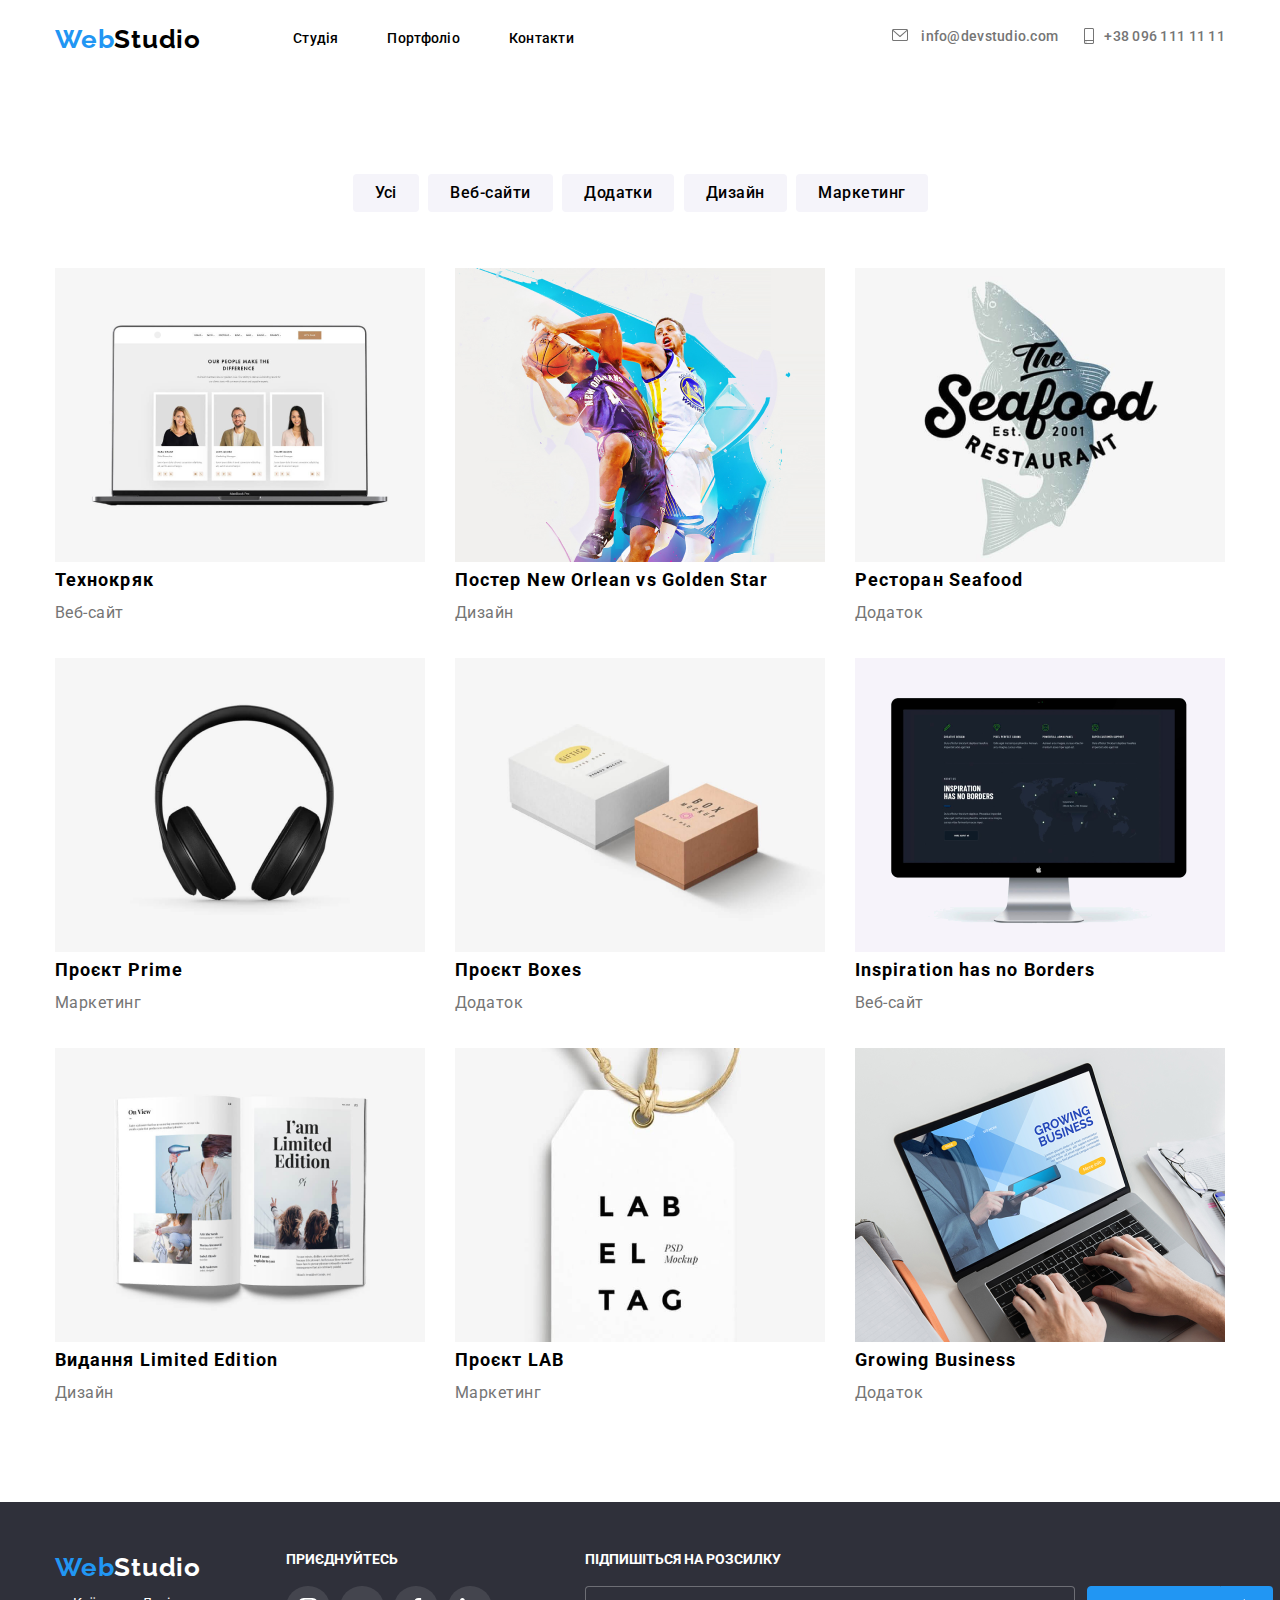
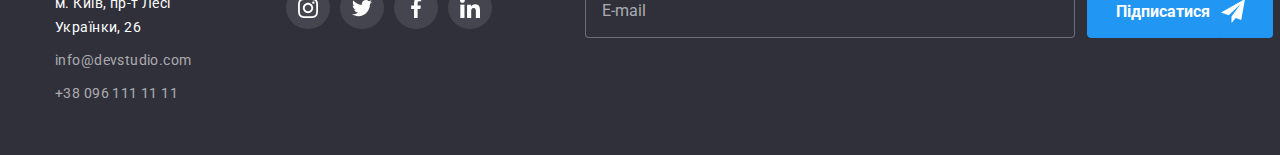
<file: portifolio.html>
<!DOCTYPE html>
<html lang="en">
<head>
    <meta charset="UTF-8">
    <meta name="viewport" content="width=device-width, initial-scale=1.0">
    <title>Document</title>
    <link rel="stylesheet" href="./portifolio_style.css">
<body>
    <header>
        <div class="header">  
            <div class="header_what">
                <h2 class="header_container--logo"><span class="header_container--logo--span">Web</span>Studio</h2>
                <div class="header_container--content">
                    <a class="header_container--content--link" href="./index.html">Студія</a>
                    <a class="header_container--content--link" href="./portifolio.html">Портфоліо</a>
                    <a class="header_container--content--link" href="#">Контакти</a>
                </div>
            </div>
            <div class="header_content">
                <a class="header_content--email" href="#">
                    <svg class="header_content--email--svg" width="16" height="12" viewBox="0 0 16 12" fill="#757575" xmlns="http://www.w3.org/2000/svg">
                        <path d="M14.5 0H1.50001C0.672854 0 0 0.672853 0 1.50001V10.5C0 11.3271 0.672854 12 1.50001 12H14.5C15.3271 12 16 11.3271 16 10.5V1.50001C16 0.672853 15.3271 0 14.5 0ZM14.5 0.999994C14.5679 0.999994 14.6325 1.01409 14.6916 1.0387L8 6.83838L1.30833 1.0387C1.36742 1.01412 1.43204 0.999994 1.49998 0.999994H14.5ZM14.5 11H1.50001C1.22414 11 0.999996 10.7759 0.999996 10.5V2.09521L7.67236 7.87792C7.76661 7.95944 7.8833 7.99999 8 7.99999C8.1167 7.99999 8.23339 7.95948 8.32764 7.87792L15 2.09521V10.5C15 10.7759 14.7759 11 14.5 11Z"/>
                    </svg>  
                    info@devstudio.com
                </a>
                <a class="header_content--number" href="#">
                    <svg class="header_content--number--svg" width="10" height="16" viewBox="0 0 10 16" fill="#757575" xmlns="http://www.w3.org/2000/svg">
                        <path d="M8.5 0H1.5C0.672848 0 0 0.672848 0 1.5V14.5C0 15.3272 0.672848 16 1.5 16H8.5C9.32715 16 10 15.3272 10 14.5V1.5C10 0.672848 9.32715 0 8.5 0ZM1.5 1H8.5C8.77588 1 9 1.22412 9 1.5V12H1V1.5C1 1.22412 1.22412 1 1.5 1ZM8.5 15H1.5C1.22412 15 1 14.7759 1 14.5V13H9V14.5C9 14.7759 8.77588 15 8.5 15Z"/>
                        <path d="M2.35355 13.7389C2.54882 13.9213 2.54882 14.2169 2.35355 14.3992C2.15828 14.5816 1.84172 14.5816 1.64645 14.3992C1.45118 14.2169 1.45118 13.9213 1.64645 13.7389C1.84172 13.5566 2.15828 13.5566 2.35355 13.7389Z"/>
                    </svg>    
                    +38 096 111 11 11
                </a>
                </svg>
            </div>    
        </div> 
    </header>
    <main>
        <div class="link_container">
            <a class="link_container--content" href="#">Усі</a>
            <a class="link_container--content" href="#">Веб-сайти</a>
            <a class="link_container--content" href="#">Додатки</a>
            <a class="link_container--content" href="#">Дизайн</a>
            <a class="link_container--content" href="#">Маркетинг</a>
        </div>
        <div class="posters">
            <div class="poster_container">
                <div class="whay" id="whay1">
                    <div class="huh">
                        <p  class="whay_text">Ресурс пропонує комплексні пропозиції з різним рівнем функціоналу та сервісів. Все це дозволить відвідувачу отримати вичерпні відомості про компанію чи приватну особу.</p>
                    </div>
                </div>
                    <h4 class="poster_container--title">Технокряк</h4>
                    <p class="poster_container--text">Веб-сайт</p>

            </div>
            <div class="poster_container">
                <div class="whay" id="whay2">
                    <div class="huh">
                        <p  class="whay_text">Ресурс пропонує комплексні пропозиції з різним рівнем функціоналу та сервісів. Все це дозволить відвідувачу отримати вичерпні відомості про компанію чи приватну особу.</p>
                    </div>
                </div>
                <h4 class="poster_container--title">Постер New Orlean vs Golden Star</h4>
                <p class="poster_container--text">Дизайн</p>
            </div>
            <div class="poster_container">
                <div class="whay" id="whay3">
                    <div class="huh">
                        <p  class="whay_text">Ресурс пропонує комплексні пропозиції з різним рівнем функціоналу та сервісів. Все це дозволить відвідувачу отримати вичерпні відомості про компанію чи приватну особу.</p>
                    </div>
                </div>
                <h4 class="poster_container--title">Ресторан Seafood</h4>
                <p class="poster_container--text">Додаток</p>
            </div>
            <div class="poster_container">
                <div class="whay" id="whay4">
                    <div class="huh">
                        <p  class="whay_text">Ресурс пропонує комплексні пропозиції з різним рівнем функціоналу та сервісів. Все це дозволить відвідувачу отримати вичерпні відомості про компанію чи приватну особу.</p>
                    </div>
                </div>
                <h4 class="poster_container--title">Проєкт Prime</h4>
                <p class="poster_container--text">Маркетинг</p>
            </div> 
            <div class="poster_container"> 
                <div class="whay" id="whay5">
                    <div class="huh">
                        <p  class="whay_text">Ресурс пропонує комплексні пропозиції з різним рівнем функціоналу та сервісів. Все це дозволить відвідувачу отримати вичерпні відомості про компанію чи приватну особу.</p>
                    </div>
                </div>
                <h4 class="poster_container--title">Проєкт Boxes</h4>
                <p class="poster_container--text">Додаток</p>
            </div>
            <div class="poster_container">
                <div class="whay" id="whay6">
                    <div class="huh">
                        <p  class="whay_text">Ресурс пропонує комплексні пропозиції з різним рівнем функціоналу та сервісів. Все це дозволить відвідувачу отримати вичерпні відомості про компанію чи приватну особу.</p>
                    </div>
                </div>
                <h4 class="poster_container--title">Inspiration has no Borders</h4>
                <p class="poster_container--text">Веб-сайт</p>
            </div>
            <div class="poster_container">
                <div class="whay" id="whay7">
                    <div class="huh">
                        <p  class="whay_text">Ресурс пропонує комплексні пропозиції з різним рівнем функціоналу та сервісів. Все це дозволить відвідувачу отримати вичерпні відомості про компанію чи приватну особу.</p>
                    </div>
                </div>  
                <h4 class="poster_container--title">Видання Limited Edition</h4>
                <p class="poster_container--text">Дизайн</p>
            </div>
            <div class="poster_container">
                <div class="whay" id="whay8">
                    <div class="huh">
                        <p  class="whay_text">Ресурс пропонує комплексні пропозиції з різним рівнем функціоналу та сервісів. Все це дозволить відвідувачу отримати вичерпні відомості про компанію чи приватну особу.</p>
                    </div>
                </div>      
                <h4 class="poster_container--title">Проєкт LAB</h4>
                <p class="poster_container--text">Маркетинг</p>
            </div>
            <div class="poster_container">
                <div class="whay" id="whay9">
                    <div class="huh">
                        <p  class="whay_text">Ресурс пропонує комплексні пропозиції з різним рівнем функціоналу та сервісів. Все це дозволить відвідувачу отримати вичерпні відомості про компанію чи приватну особу.</p>
                    </div>
                </div>
                <h4 class="poster_container--title">Growing Business</h4>
                <p class="poster_container--text">Додаток</p>
            </div>
        </div>
    </main>
    <footer class="foot">
        <div class="foot_all">
            <div class="foot_container">
                <h2 class="foot_title"><span class="foot_span">Web</span>Studio</span></h2>
                <p class="foot_address">м. Київ, пр-т Лесі Українки, 26</p>
                <a class="foot_email" href="#">info@devstudio.com</a>
                <a class="foot_number" href="#">+38 096 111 11 11</a>
            </div>
            <div class="foot_content">
                <h2 class="foot_content--title">приєднуйтесь</h2>
                <div class="foot_content--content">
                    <div class="foot_content--content--div">
                        <svg class="foot_content--content--svg" width="20" height="20" viewBox="0 0 20 20" fill="white" xmlns="http://www.w3.org/2000/svg">
                            <g clip-path="url(#clip0_11_3147)">
                            <path d="M19.9804 5.88005C19.9336 4.81738 19.7617 4.0868 19.5156 3.45374C19.2616 2.78176 18.8709 2.18014 18.359 1.68002C17.8589 1.1721 17.2533 0.777435 16.5891 0.527447C15.9524 0.281274 15.2256 0.109427 14.163 0.0625732C13.0924 0.0117516 12.7525 0 10.0371 0C7.32173 0 6.98185 0.0117516 5.91521 0.0586052C4.85253 0.105459 4.12195 0.277459 3.48904 0.523479C2.81692 0.777435 2.2153 1.16814 1.71517 1.68002C1.20726 2.18014 0.812743 2.78573 0.562603 3.44992C0.31643 4.0868 0.144583 4.81341 0.0977294 5.87609C0.0469078 6.9467 0.0351562 7.28658 0.0351562 10.002C0.0351562 12.7173 0.0469078 13.0572 0.0937614 14.1239C0.140615 15.1865 0.312615 15.9171 0.558787 16.5502C0.812743 17.2221 1.20726 17.8238 1.71517 18.3239C2.2153 18.8318 2.82088 19.2265 3.48508 19.4765C4.12195 19.7226 4.84856 19.8945 5.91139 19.9413C6.97788 19.9883 7.31791 19.9999 10.0333 19.9999C12.7487 19.9999 13.0885 19.9883 14.1552 19.9413C15.2179 19.8945 15.9484 19.7226 16.5813 19.4765C17.9254 18.9568 18.9881 17.8941 19.5078 16.5502C19.7538 15.9133 19.9258 15.1865 19.9727 14.1239C20.0195 13.0572 20.0313 12.7173 20.0313 10.002C20.0313 7.28658 20.0273 6.9467 19.9804 5.88005ZM18.1794 14.0457C18.1364 15.0225 17.9723 15.5499 17.8356 15.9015C17.4995 16.7728 16.808 17.4643 15.9367 17.8004C15.5851 17.9372 15.0538 18.1012 14.0809 18.1441C13.026 18.1911 12.7096 18.2027 10.0411 18.2027C7.37255 18.2027 7.05221 18.1911 6.00113 18.1441C5.02438 18.1012 4.49693 17.9372 4.1453 17.8004C3.71171 17.6402 3.31704 17.3862 2.9967 17.0541C2.6646 16.7298 2.41065 16.3391 2.2504 15.9055C2.11365 15.5539 1.94959 15.0225 1.90671 14.0497C1.8597 12.9948 1.8481 12.6783 1.8481 10.0097C1.8481 7.34122 1.8597 7.02087 1.90671 5.96995C1.94959 4.99319 2.11365 4.46575 2.2504 4.11412C2.41065 3.68038 2.6646 3.28586 3.00067 2.96536C3.32483 2.63327 3.71553 2.37931 4.14927 2.21921C4.5009 2.08247 5.03231 1.9184 6.0051 1.87537C7.05999 1.82851 7.37652 1.81676 10.0449 1.81676C12.7174 1.81676 13.0337 1.82851 14.0848 1.87537C15.0616 1.9184 15.589 2.08247 15.9407 2.21921C16.3742 2.37931 16.7689 2.63327 17.0893 2.96536C17.4213 3.28967 17.6753 3.68038 17.8356 4.11412C17.9723 4.46575 18.1364 4.99701 18.1794 5.96995C18.2263 7.02484 18.238 7.34122 18.238 10.0097C18.238 12.6783 18.2263 12.9908 18.1794 14.0457Z" fill=""/>
                            <path d="M10.0371 4.8642C7.20074 4.8642 4.89941 7.16537 4.89941 10.0019C4.89941 12.8385 7.20074 15.1396 10.0371 15.1396C12.8737 15.1396 15.1749 12.8385 15.1749 10.0019C15.1749 7.16537 12.8737 4.8642 10.0371 4.8642ZM10.0371 13.3346C8.19702 13.3346 6.70442 11.8422 6.70442 10.0019C6.70442 8.16165 8.19702 6.66921 10.0371 6.66921C11.8774 6.66921 13.3698 8.16165 13.3698 10.0019C13.3698 11.8422 11.8774 13.3346 10.0371 13.3346Z" fill=""/>
                            <path d="M16.5775 4.6611C16.5775 5.32346 16.0404 5.86052 15.3779 5.86052C14.7155 5.86052 14.1785 5.32346 14.1785 4.6611C14.1785 3.99858 14.7155 3.46167 15.3779 3.46167C16.0404 3.46167 16.5775 3.99858 16.5775 4.6611Z" fill=""/>
                            </g>
                            <defs>
                            <clipPath id="clip0_11_3147">
                            <rect width="20" height="20" fill=""/>
                            </clipPath>
                            </defs>
                        </svg>
                    </div>
                    <div class="foot_content--content--div">
                        <svg class="foot_content--content--svg" width="20" height="20" viewBox="0 0 20 20" fill="white" xmlns="http://www.w3.org/2000/svg">
                            <g clip-path="url(#clip0_11_3006)">
                            <path d="M20 3.79875C19.2563 4.125 18.4637 4.34125 17.6375 4.44625C18.4875 3.93875 19.1363 3.14125 19.4412 2.18C18.6488 2.6525 17.7738 2.98625 16.8412 3.1725C16.0887 2.37125 15.0162 1.875 13.8462 1.875C11.5763 1.875 9.74875 3.7175 9.74875 5.97625C9.74875 6.30125 9.77625 6.61375 9.84375 6.91125C6.435 6.745 3.41875 5.11125 1.3925 2.6225C1.03875 3.23625 0.83125 3.93875 0.83125 4.695C0.83125 6.115 1.5625 7.37375 2.6525 8.1025C1.99375 8.09 1.3475 7.89875 0.8 7.5975C0.8 7.61 0.8 7.62625 0.8 7.6425C0.8 9.635 2.22125 11.29 4.085 11.6712C3.75125 11.7625 3.3875 11.8062 3.01 11.8062C2.7475 11.8062 2.4825 11.7913 2.23375 11.7362C2.765 13.36 4.2725 14.5538 6.065 14.5925C4.67 15.6838 2.89875 16.3412 0.98125 16.3412C0.645 16.3412 0.3225 16.3263 0 16.285C1.81625 17.4563 3.96875 18.125 6.29 18.125C13.835 18.125 17.96 11.875 17.96 6.4575C17.96 6.27625 17.9538 6.10125 17.945 5.9275C18.7588 5.35 19.4425 4.62875 20 3.79875Z" fill=""/>
                            </g>
                            <defs>
                            <clipPath id="clip0_11_3006">
                            <rect width="20" height="20" fill=""/>
                            </clipPath>
                            </defs>
                        </svg>
                    </div>
                    <div class="foot_content--content--div">
                        <svg  class="foot_content--content--svg"width="20" height="20" viewBox="0 0 20 20" fill="white" xmlns="http://www.w3.org/2000/svg">
                            <g clip-path="url(#clip0_11_3137)">
                            <path d="M13.3309 3.32083H15.1567V0.140833C14.8417 0.0975 13.7584 0 12.4967 0C9.86422 0 8.06088 1.65583 8.06088 4.69917V7.5H5.15588V11.055H8.06088V20H11.6226V11.0558H14.4101L14.8526 7.50083H11.6217V5.05167C11.6226 4.02417 11.8992 3.32083 13.3309 3.32083Z" fill=""/>
                            </g>
                            <defs>
                            <clipPath id="clip0_11_3137">
                            <rect width="20" height="20" fill=""/>
                            </clipPath>
                            </defs>
                        </svg>
                    </div>
                    <div class="foot_content--content--div">
                        <svg class="foot_content--content--svg" width="20" height="20" viewBox="0 0 20 20" fill="white" xmlns="http://www.w3.org/2000/svg">
                            <g clip-path="url(#clip0_11_2996)">
                            <path d="M19.995 20.0001V19.9993H20V12.6643C20 9.07593 19.2275 6.31177 15.0325 6.31177C13.0158 6.31177 11.6625 7.41843 11.11 8.4676H11.0517V6.64677H7.07416V19.9993H11.2158V13.3876C11.2158 11.6468 11.5458 9.96343 13.7017 9.96343C15.8258 9.96343 15.8575 11.9501 15.8575 13.4993V20.0001H19.995Z" fill=""/>
                            <path d="M0.330017 6.64746H4.47668V20H0.330017V6.64746Z" fill=""/>
                            <path d="M2.40167 0C1.07583 0 0 1.07583 0 2.40167C0 3.7275 1.07583 4.82583 2.40167 4.82583C3.7275 4.82583 4.80333 3.7275 4.80333 2.40167C4.8025 1.07583 3.72667 0 2.40167 0V0Z" fill=""/>
                            </g>
                            <defs>
                            <clipPath id="clip0_11_2996">
                            <rect width="20" height="20" fill=""/>
                            </clipPath>
                            </defs>
                        </svg>
                    </div>
                </div>
            </div>    
            <div class="foot_what">
                <h4 class="foot_what--title">Підпишіться на розсилку</h4>
                <div class="foot_what--content">
                    <input class="foot_what--content--input" type="text" name="" placeholder="E-mail">
                    <label class="label_what" for="">
                        <button class="foot_what--content--button">Підписатися</button>
                        <div class="aaaaa">
                            <svg class="label_svg" width="24" height="24" viewBox="0 0 24 24" fill="white" xmlns="http://www.w3.org/2000/svg">
                                <path d="M24 0L0 13.5L7.66994 16.3407L19.5 5.25002L10.5017 17.3896L10.509 17.3923L10.5 17.3896V24.0001L14.8013 18.982L20.2501 21.0001L24 0Z" fill=""/>
                            </svg>
                        </div>

                            
                    </label>
                </div>
               
            </div>
        </div>
    </footer>
</body>
</html>
</body>
</html>
</file>
<file: style.css>
@import url('https://fonts.googleapis.com/css2?family=Raleway:ital,wght@0,100..900;1,100..900&family=Roboto:ital,wght@0,100;0,300;0,400;0,500;0,700;0,900;1,100;1,300;1,400;1,500;1,700;1,900&display=swap');


*{
    margin: 0;
    padding: 0;
    box-sizing: border-box;
}
.header{
    width: 100%;
    max-width: 1170px;
    margin: 0 auto;
    display:flex;

    padding-top: 24px;
    align-items: center;
    justify-content: space-between;
}

.header_what{
    max-width: 519px;
    width: 100%;
    display: flex;
    justify-content: space-between;
    align-items: center;
}

.header_container--logo{
    font-family: Raleway;
    font-size: 26px;
    font-weight: 700;
    line-height: 30.52px;
    letter-spacing: 0.03em;
    text-align: left;
    text-underline-position: from-font;
    text-decoration-skip-ink: none;
    padding-bottom: 25px;
}

.header_container--logo--span{
    color: #2196F3;
}

.header_container--content{
    max-width: 281px;
    width: 100%;
    display: flex;
    justify-content: space-between;
}

.header_container--content--link{
    font-family: Roboto;
    font-size: 14px;
    font-weight: 500;
    line-height: 16.41px;
    letter-spacing: 0.02em;
    text-align: left;
    text-underline-position: from-font;
    text-decoration-skip-ink: none;
    text-decoration: none;
    color: black;
    transition-timing-function:cubic-bezier(0.4, 0, 0.2, 1); 
    transition-duration: 250ms;
    padding-bottom: 28px;
}
.header_container--content--link:hover{
    color: #2196F3;
    text-decoration: underline;
    text-underline-offset: 30px;
    text-decoration-thickness: 4px;
    border-radius: 50%;
}

.header_content{
    max-width: 333px;
    width: 100%;
    display: flex;
    justify-content: space-between;
    padding-bottom: 32px;
}

.header_content--email{
    font-family: Roboto;
    font-size: 14px;
    font-weight: 500;
    line-height: 16.41px;
    letter-spacing: 0.02em;
    text-align: left;
    text-underline-position: from-font;
    text-decoration-skip-ink: none;
    text-decoration: none;
    color: #757575;
    transition-timing-function:cubic-bezier(0.4, 0, 0.2, 1); 
    transition-duration: 250ms;
}
.header_content--number{
    font-family: Roboto;
    font-size: 14px;
    font-weight: 500;
    line-height: 16.41px;
    letter-spacing: 0.02em;
    text-align: left;
    text-underline-position: from-font;
    text-decoration-skip-ink: none;
    text-decoration: none;
    color: #757575;
    display: flex;
    align-items: center;
    transition-timing-function:cubic-bezier(0.4, 0, 0.2, 1); 
    transition-duration: 250ms;
}

.header_content--email--svg{
    margin-right: 10px;
    transition-timing-function:cubic-bezier(0.4, 0, 0.2, 1); 
    transition-duration: 250ms;
}

.header_content--email:hover .header_content--email--svg{
    fill: #2196F3;
}

.header_content--number--svg{
    margin-right: 10px;
    transition-timing-function:cubic-bezier(0.4, 0, 0.2, 1); 
    transition-duration: 250ms;
}

.header_content--number:hover .header_content--number--svg{
    fill: #2196F3;
}

.header_content a:hover{
    color: #2196F3
}
.flex{
    width: 100%;
    max-width:1600px ;
    margin: 0 auto;
    background-image: url(./Web_maket_img/people.png);
    background-color: #2F303A66;
    background-blend-mode: darken;
    padding-top: 200px;
    padding-bottom: 200px;
    display: flex;
    justify-content: center;
    align-items: center;
    flex-direction: column;
}
.flex_title{
    font-family: Roboto;
    font-size: 44px;
    font-weight: 900;
    line-height: 60px;
    letter-spacing: 0.06em;
    text-align: center;
    text-underline-position: from-font;
    text-decoration-skip-ink: none;
    color: #FFFF;
    text-transform: uppercase;
    width: 700px;
}
.flex_button{
    background-color: #2196F3;
    color: #FFFFFF;
    font-family: Roboto;
    font-size: 16px;
    font-weight: 700;
    line-height: 30px;
    letter-spacing: 0.06em;
    text-align: center;
    text-underline-position: from-font;
    text-decoration-skip-ink: none;
    padding: 10px 32px;
    border: none;
    box-shadow: 0px 4px 4px 0px #00000026;
    border-radius: 4px;
}

.Features{
    width: 100%;
    max-width: 1170px;
    margin: 0 auto;
    display: flex;
    justify-content: space-between;
    margin-top: 94px;
}

.Features_container{
    width: 270px;
    text-align: center;
}

.Features_container--mini_title{
    font-family: Roboto;
    font-size: 14px;
    font-weight: 700;
    line-height: 16.41px;
    letter-spacing: 0.03em;
    text-align: left;
    text-underline-position: from-font;
    text-decoration-skip-ink: none;
}
.Features_container--text{
    font-family: Roboto;
    font-size: 14px;
    font-weight: 400;
    line-height: 24px;
    letter-spacing: 0.03em;
    text-align: left;
    text-underline-position: from-font;
    text-decoration-skip-ink: none;
    color: #757575;
    max-width: 270px;
}

.WhatWeDo{
    padding-top: 94px;
    width: 100%;
    max-width: 1170px;
    margin: 0 auto;
}

.WhatWeDo_container{
    display: flex;
    justify-content: space-between;
}

.WhatWeDo_title{
    font-family: Roboto;
    font-size: 36px;
    font-weight: 700;
    line-height: 42.19px;
    letter-spacing: 0.03em;
    text-align: center;
    text-underline-position: from-font;
    text-decoration-skip-ink: none;
    margin-bottom: 50px;
}

.WhatWeDo_container--text{
    font-family: Roboto;
    font-weight: 700;
    font-size: 14px;
    line-height: 100%;
    letter-spacing: 3%;
    text-align: center;
    text-transform: uppercase;
    z-index: 1;   
    position: absolute;
    position: relative;
    top: -71px; 
    padding-bottom: 27px;
    color: #fff;
    padding-top: 27px;
    background-color: #2F303ACC;
}

.Team{
    background-color: #F5F4FA;
    margin-top: 94px;

}
.Team_title{
    font-family: Roboto;
    font-size: 36px;
    font-weight: 700;
    line-height: 42.19px;
    letter-spacing: 0.03em;
    text-align: center;
    text-underline-position: from-font;
    text-decoration-skip-ink: none; 
    padding-top: 94px;
    margin-bottom: 50px; 
    color: #212121;  
}

.Team_container{
    display: flex;
    justify-content: space-between;
    max-width: 1170px;
    width: 100%;
    margin: 0 auto;
}

.Team_container--content{
    box-shadow: 0px 2px 1px 0px #00000033;
    box-shadow: 0px 1px 1px 0px #00000024;
    box-shadow: 0px 1px 3px 0px #0000001f;
    max-width: 270px;
    background-color: #FFF;
    margin-bottom: 50px;
    border-radius: 4px;
}
.Team_container--img{
    height: 260px;
    width: 270px;
}
.Team_container--name{
    font-family: Roboto;
    font-size: 16px;
    font-weight: 500;
    line-height: 18.75px;
    letter-spacing: 0.03em;
    margin-top: 30px;
    margin-bottom: 10px;
    text-align: center;
    text-underline-position: from-font;
    text-decoration-skip-ink: none;
}
.Team_container--job{
    font-family: Roboto;
    font-size: 16px;
    font-weight: 400;
    line-height: 18.75px;
    letter-spacing: 0.03em;
    text-align: center;
    text-underline-position: from-font;
    text-decoration-skip-ink: none;
    color: #757575;    
}
.foot{
    background-color: #2F303A;
    padding-bottom: 60px;
    padding-top: 60px;
}
.foot_title{
    font-family: Raleway;
    font-size: 26px;
    font-weight: 700;
    line-height: 30.52px;
    letter-spacing: 0.03em;
    text-align: left;
    text-underline-position: from-font;
    text-decoration-skip-ink: none; 
    color: #2196F3;  
    margin-bottom: 20px;

}
.foot_span{
    font-family: Raleway;
    font-size: 26px;
    font-weight: 700;
    line-height: 30.52px;
    letter-spacing: 0.03em;
    text-underline-position: from-font;
    text-decoration-skip-ink: none;
    color: #FFFF;
}
.foot_address{
    font-family: Roboto;
    font-size: 14px;
    font-weight: 400;
    line-height: 24px;
    letter-spacing: 0.03em;
    text-underline-position: from-font;
    text-decoration-skip-ink: none;
    color: #FFFF;   
}
.foot_email{
    font-family: Roboto;
    font-size: 14px;
    font-weight: 400;
    line-height: 24px;
    letter-spacing: 0.03em;
    text-underline-position: from-font;
    text-decoration-skip-ink: none;
    color: rgba(255, 255, 255, 0.6);
    text-decoration: none;
}
.foot_number{
    font-family: Roboto;
    font-size: 14px;
    font-weight: 400;
    line-height: 24px;
    letter-spacing: 0.03em;
    text-align: left;
    text-underline-position: from-font;
    text-decoration-skip-ink: none;
    color: rgba(255, 255, 255, 0.6);
    text-decoration: none;
}

.features_container--content{
    margin-bottom: 55px;
    padding-top: 25px;
    padding-bottom: 25px;
    background-color: #F5F4FA;
}

.Team_container--svgggg{
    max-width: 206px;
    width: 100%;
    margin: 0 auto;
    display: flex;
    justify-content: space-between;
    align-items: center;
    padding-bottom: 44px;
    margin-top: 16px;
}

.Team_container--svgggg--div{
    padding-top: 12px;
    padding-bottom: 10px;
    padding-left: 13px;
    padding-right: 13px;
    transition-timing-function:cubic-bezier(0.4, 0, 0.2, 1); 
    transition-duration: 250ms;
    border-radius: 50%;
}

.Team_container--svgggg--div:hover{
    background-color: #2196F3;
}

.Team_container--svgggg--div:hover .svg_color{
    fill: #FFFFFF;
}


.svg_color{
    transition-timing-function:cubic-bezier(0.4, 0, 0.2, 1); 
    transition-duration: 250ms;
}

.clients_title{
    font-family: Roboto;
    font-weight: 700;
    font-size: 36px;
    line-height: 100%;
    letter-spacing: 3%;
    text-align: center;
    margin-top: 94px;   
    margin-bottom: 50px; 
}

.clients_container{
    max-width: 1170px;
    width: 100%;
    margin: 0 auto;
    display: flex;
    justify-content: space-between;
    margin-bottom: 94px;
}

.clients_container--content{
    padding: 16px 32px;
    border: 1px solid #AFB1B8;
    border-radius: 4px;
}

.clients_container--content:hover{
    border-color:#2196F3 ;
}

.clients_container--svg{
    transition-timing-function: cubic-bezier(0.4, 0, 0.2, 1);
    transition-duration: 250ms;
}

.clients_container--content:hover .clients_container--svg{
    fill: #2196F3;
}

.foot_container{
    max-width: 231px;
    width: 100%;
    display: flex;
    flex-direction: column;
    padding-right: 60px;
}

.foot_all{
    max-width: 1198px;
    width: 100%;
    margin: 0 auto;
    display: flex;
}

.foot_content--title{
    font-family: Roboto;
    font-weight: 700;
    font-size: 14px;
    line-height: 100%;
    letter-spacing: 3%;
    text-transform: uppercase;
    color: #FFF;    
    margin-bottom: 20px;
}

.foot_content--content{
    max-width: 206px;
    width: 100%;
    display: flex;
    justify-content: space-between;
}

.foot_content--content--div{
    background-color: #FFFFFF1A;
    border-radius: 50px;
    padding-left: 12px;
    padding-right: 12px;
    padding-bottom: 7.56px;
    padding-top: 12px;
    margin-right: 10px;
}

.foot_content--content--div{
    transition-timing-function:cubic-bezier(0.4, 0, 0.2, 1);
    transition-duration: 250ms;
}

.foot_content--content--div:hover{
    background-color: #2196F3;
}
  
.modal {
    display: none; 
    position: fixed; 
    z-index: 1000; 
    left: 0;
    top: 0;
    width: 100%; 
    height: 100%;
    background-color: rgba(0,0,0,0.5); 
}
  
.modal-content {
    background-color: #fff;
    margin: 5% auto;
    padding: 40px;
    width: 528px;
    height: 581px;
    border-radius: 8px;
    position: relative;
}
  
.close_div{
    padding: 10px 10px;
}

.close {
    position: absolute;
    top: 8px;
    right: 12px;
    font-size: 28px;
    font-weight: bold;
    cursor: pointer;
    border: 1px solid #0000001A;
}
  
.modal_title{
    font-family: Roboto;
    font-weight: 700;
    font-size: 20px;
    line-height: 100%;
    letter-spacing: 3%;
    text-align: center;
    color: #212121;   
    margin-bottom: 12px; 
}

.modal_one{
    font-family: Roboto;
    font-weight: 400;
    font-size: 12px;
    line-height: 100%;
    letter-spacing: 1%;
    color: #757575;    
    margin-bottom: 4px;
}

.modal_label{
    display: flex;
    align-items: center;
    margin-bottom: 10px;
}

.modal_svg{
    border: 1px solid #21212133;
    border-radius: 8px;
    border-right: none;
    height: 40px;
    padding-left: 15px;
    display: flex;
    align-items: center;
    border-top-right-radius: 0px;
    border-bottom-right-radius: 0px;
    transition-duration: 100ms;
    transition-timing-function: cubic-bezier(0.075, 0.82, 0.165, 1);
}

.modal_label:hover .modal_svg{
    fill: #2196F3;
    border-color: #2196F3;
}

.modal_label:hover .modal_input{
    border-color: #2196F3;
}

.modal_input{
    border: none;
    padding-top: 11px;
    padding-bottom: 11px;
    width: 418px;
    border: 1px solid #21212133;
    border-left: none;
    border-radius: 8px;
    border-top-left-radius: 0px;
    border-bottom-left-radius: 0px;
    transition-duration: 100ms;
    transition-timing-function: cubic-bezier(0.075, 0.82, 0.165, 1);
}

.modal_textarea::placeholder{
    font-family: Roboto;
    font-weight: 400;
    font-size: 12px;
    line-height: 100%;
    letter-spacing: 1%;
    color: #75757580;    
    position: relative;
    top: 12px;
    left: 16px;
}

.modal_textarea{
    resize: none;
    width: 448px;
    height: 120px;
    margin-top: 4px;
}

.wef{
    display: flex;
    align-items: center;
    margin-top: 20px;
}

.modal_checkbox{
    width: 16px;
    height: 15px;
    margin-right: 9px;
}

.texty{
    font-family: Roboto;
    font-weight: 400;
    font-size: 14px;
    line-height: 24px;
    letter-spacing: 3%;
    color: #757575;  
    margin-right: 4px;
}

.linky{
    font-family: Roboto;
    font-weight: 400;
    font-size: 14px;
    line-height: 24px;
    letter-spacing: 3%;
    text-decoration: underline;
    text-decoration-style: solid;
    text-decoration-thickness: 0%;
    color: #2196F3;
}

.but_div{
    display: flex;
    max-width: 200px;
    width: 100%;
    margin: 0 auto;
    margin-top: 20px;
}

.but{
    font-family: Roboto;
    font-weight: 700;
    font-size: 16px;
    line-height: 30px;
    letter-spacing: 6%;
    text-align: center;
    vertical-align: middle;
    color: #FFFFFF; 
    box-shadow: 0px 4px 4px 0px #00000026;
    border: none;
    border:2px solid #2196F3;
    background-color: #2196F3;
    padding: 10px 52px;
    border-radius: 4px;
    cursor: pointer;
}

.foot_what{
    max-width: 570px;
    width: 100%;
    margin-left: 93px;
}

.foot_what--title{
    font-family: Roboto;
    font-weight: 700;
    font-size: 14px;
    line-height: 100%;
    letter-spacing: 3%;
    text-transform: uppercase;
    color: #FFFFFF;    
    margin-bottom: 20px;

}

.foot_what--content{
    display: flex;
    justify-content: space-between;
}

.foot_what--content--input::placeholder{
    font-family: Roboto;
    font-weight: 400;
    font-size: 16px;
    line-height: 20px;
    letter-spacing: 3%;
    vertical-align: middle;
    color: #FFFFFF99;    
}

.foot_what--content--input{
    padding-right: 295px;
    padding-left: 16px;
    padding-top: 15px;
    padding-bottom: 15px;
    background-color: #2F303A;
    border: none;
    border: 1px solid #FFFFFF4D;
    border-radius: 4px;
}

.label_what{
    display: flex;
    align-items: center;
    margin-left: 12px;
}

.foot_what--content--button{
    font-family: Roboto;
    font-weight: 700;
    font-size: 16px;
    line-height: 30px;
    letter-spacing: 6%;
    text-align: center;
    vertical-align: middle;
    color: #FFFFFF;
    background-color: #2196F3;
    padding-top: 10px;
    padding-bottom: 10px;
    padding-left: 28px;
    padding-right: 10px;
    border: none;
    border: 1px solid #2196F3;  
    border-radius: 4px;
    border-top-right-radius: 0px;
    border-bottom-right-radius: 0px;  
    cursor: pointer;
}

.aaaaa{
    background-color:#2196F3 ;
    padding-top: 13px;
    padding-bottom: 11px;
    padding-right: 28px;
    border-radius: 4px;
    border-top-left-radius: 0px;
    border-bottom-left-radius: 0px;
    cursor: pointer;
}
</file>
<file: portifolio_style.css>
@import url('https://fonts.googleapis.com/css2?family=Raleway:ital,wght@0,100..900;1,100..900&family=Roboto:ital,wght@0,100;0,300;0,400;0,500;0,700;0,900;1,100;1,300;1,400;1,500;1,700;1,900&display=swap');

*{
    margin: 0;
    padding: 0;
    box-sizing: border-box;
}

.header{
    width: 100%;
    max-width: 1170px;
    margin: 0 auto;
    display:flex;

    padding-top: 24px;
    align-items: center;
    justify-content: space-between;
}

.header_what{
    max-width: 519px;
    width: 100%;
    display: flex;
    justify-content: space-between;
    align-items: center;
}

.header_container--logo{
    font-family: Raleway;
    font-size: 26px;
    font-weight: 700;
    line-height: 30.52px;
    letter-spacing: 0.03em;
    text-align: left;
    text-underline-position: from-font;
    text-decoration-skip-ink: none;
    padding-bottom: 25px;
}

.header_container--logo--span{
    color: #2196F3;
}

.header_container--content{
    max-width: 281px;
    width: 100%;
    display: flex;
    justify-content: space-between;
}

.header_container--content--link{
    font-family: Roboto;
    font-size: 14px;
    font-weight: 500;
    line-height: 16.41px;
    letter-spacing: 0.02em;
    text-align: left;
    text-underline-position: from-font;
    text-decoration-skip-ink: none;
    text-decoration: none;
    color: black;
    transition-timing-function:cubic-bezier(0.4, 0, 0.2, 1); 
    transition-duration: 250ms;
    padding-bottom: 28px;
}
.header_container--content--link:hover{
    color: #2196F3;
}

.header_container--content--link:hover{
    background-image: url(./Web_maket_img/hover.svg);
    background-position-y:  40px;
    background-position-x: center;
    background-repeat: no-repeat;
}

.header_content{
    max-width: 333px;
    width: 100%;
    display: flex;
    justify-content: space-between;
    padding-bottom: 32px;
}

.header_content--email{
    font-family: Roboto;
    font-size: 14px;
    font-weight: 500;
    line-height: 16.41px;
    letter-spacing: 0.02em;
    text-align: left;
    text-underline-position: from-font;
    text-decoration-skip-ink: none;
    text-decoration: none;
    color: #757575;
    transition-timing-function:cubic-bezier(0.4, 0, 0.2, 1); 
    transition-duration: 250ms;
}
.header_content--number{
    font-family: Roboto;
    font-size: 14px;
    font-weight: 500;
    line-height: 16.41px;
    letter-spacing: 0.02em;
    text-align: left;
    text-underline-position: from-font;
    text-decoration-skip-ink: none;
    text-decoration: none;
    color: #757575;
    display: flex;
    align-items: center;
    transition-timing-function:cubic-bezier(0.4, 0, 0.2, 1); 
    transition-duration: 250ms;
}

.header_content--email--svg{
    margin-right: 10px;
    transition-timing-function:cubic-bezier(0.4, 0, 0.2, 1); 
    transition-duration: 250ms;
}

.header_content--email:hover .header_content--email--svg{
    fill: #2196F3;
}

.header_content--number--svg{
    margin-right: 10px;
    transition-timing-function:cubic-bezier(0.4, 0, 0.2, 1); 
    transition-duration: 250ms;
}

.header_content--number:hover .header_content--number--svg{
    fill: #2196F3;
}

.header_content a:hover{
    color: #2196F3
}

.link_container--content{
    font-family: Roboto;
    font-size: 16px;
    font-weight: 500;
    line-height: 26px;
    letter-spacing: 0.03em;
    text-align: center;
    text-underline-position: from-font;
    text-decoration-skip-ink: none;
    color: black; 
    text-decoration: none;
    background-color:#F5F4FA ;
    padding: 6px 22px;
    border-radius: 4px 4px 4px 4px;
    margin-bottom: 56px;
    text-align: center;  
    transition-timing-function:cubic-bezier(0.4, 0, 0.2, 1); 
    transition-duration: 250ms;
    transition: col;

}
.link_container--content:hover{
    background-color: #2196F3;
    color: #fff;
}

.link_container{
    max-width: 575px;
    width: 100%;
    margin: 0 auto;
    display: flex;
    justify-content: space-between;
    margin-top: 94px;
}

.posters{
    width: 100%;
    max-width: 1170px;
    max-height: 1360px;
    margin: 0 auto;
    display: grid;
    gap: 30px;
    grid-template-columns: 1fr 1fr 1fr;
    margin-bottom: 94px;
}

.poster_container{
    transition-duration: 250ms;
    transition-timing-function: cubic-bezier(0.4, 0, 0.2,1);
}

.poster_container--title{
    font-family: Roboto;
    font-size: 18px;
    font-weight: 700;
    line-height: 36px;
    letter-spacing: 0.06em;
    text-align: left;
    text-underline-position: from-font;
    text-decoration-skip-ink: none;    
}
.poster_container--text{
    font-family: Roboto;
    font-size: 16px;
    font-weight: 400;
    line-height: 30px;
    letter-spacing: 0.03em;
    text-align: left;
    text-underline-position: from-font;
    text-decoration-skip-ink: none;
    color: #757575;    
}
.foot{
    color: #fff;
    background-color: #2F303A;
    padding-top: 50px;
    padding-bottom: 50px;
}
.foot_span{
    color: #2196F3;
    font-family: Raleway;
    font-size: 26px;
    font-weight: 700;
    line-height: 30.52px;
    letter-spacing: 0.03em;
    text-align: left;
    text-underline-position: from-font;
    text-decoration-skip-ink: none;   
    margin-bottom: 20px; 
}
.foot_title{
    font-family: Raleway;
    font-size: 26px;
    font-weight: 700;
    line-height: 30.52px;
    letter-spacing: 0.03em;
    text-align: left;
    text-underline-position: from-font;
    text-decoration-skip-ink: none; 
    margin-bottom: 9px;   
}
.foot_address{
    font-family: Roboto;
    font-size: 14px;
    font-weight: 400;
    line-height: 24px;
    letter-spacing: 0.03em;
    text-align: left;
    text-underline-position: from-font;
    text-decoration-skip-ink: none;    
    margin-bottom: 9px;   
}
.foot_email{
    font-family: Roboto;
    font-size: 14px;
    font-weight: 400;
    line-height: 24px;
    letter-spacing: 0.03em;
    text-align: left;
    text-underline-position: from-font;
    text-decoration-skip-ink: none;
    color: #FFFFFF99;    
    margin-bottom: 9px;   
    text-decoration: none;
}
.foot_number{
    font-family: Roboto;
    font-size: 14px;
    font-weight: 400;
    line-height: 24px;
    letter-spacing: 0.03em;
    text-align: left;
    text-underline-position: from-font;
    text-decoration-skip-ink: none;
    color: #FFFFFF99;  
    text-decoration: none;  
}

.foot_container{
    max-width: 231px;
    width: 100%;
    display: flex;
    flex-direction: column;
    padding-right: 60px;
}

.foot_all{
    max-width: 1170px;
    width: 100%;
    margin: 0 auto;
    display: flex;
}

.foot_content--title{
    font-family: Roboto;
    font-weight: 700;
    font-size: 14px;
    line-height: 100%;
    letter-spacing: 3%;
    text-transform: uppercase;
    color: #FFF;    
    margin-bottom: 20px;
}

.foot_content--content{
    max-width: 206px;
    width: 100%;
    display: flex;
    justify-content: space-between;
}

.foot_content--content--div{
    background-color: #FFFFFF1A;
    border-radius: 50px;
    padding-left: 12px;
    padding-right: 12px;
    padding-bottom: 7.56px;
    padding-top: 12px;
    margin-right: 10px;
}

.foot_content--content--div:hover{
    background-color: #2196F3;
}

.px{
    width: 370px;
    height: 294px;
    background-color: #2196F3E5;
    opacity: 90%;
    
}

.foot_what{
    max-width: 570px;
    width: 100%;
    margin-left: 93px;
}

.foot_what--title{
    font-family: Roboto;
    font-weight: 700;
    font-size: 14px;
    line-height: 100%;
    letter-spacing: 3%;
    text-transform: uppercase;
    color: #FFFFFF;    
    margin-bottom: 20px;

}

.foot_what--content{
    display: flex;
    justify-content: space-between;
}

.foot_what--content--input::placeholder{
    font-family: Roboto;
    font-weight: 400;
    font-size: 16px;
    line-height: 20px;
    letter-spacing: 3%;
    vertical-align: middle;
    color: #FFFFFF99;    
}

.foot_what--content--input{
    padding-right: 295px;
    padding-left: 16px;
    padding-top: 15px;
    padding-bottom: 15px;
    background-color: #2F303A;
    border: none;
    border: 1px solid #FFFFFF4D;
    border-radius: 4px;
}

.label_what{
    display: flex;
    align-items: center;
    margin-left: 12px;
}

.foot_what--content--button{
    font-family: Roboto;
    font-weight: 700;
    font-size: 16px;
    line-height: 30px;
    letter-spacing: 6%;
    text-align: center;
    vertical-align: middle;
    color: #FFFFFF;
    background-color: #2196F3;
    padding-top: 10px;
    padding-bottom: 10px;
    padding-left: 28px;
    padding-right: 10px;
    border: none;
    border: 1px solid #2196F3;  
    border-radius: 4px;
    border-top-right-radius: 0px;
    border-bottom-right-radius: 0px;  
    cursor: pointer;
}

.aaaaa{
    background-color:#2196F3 ;
    padding-top: 13px;
    padding-bottom: 11px;
    padding-right: 28px;
    border-radius: 4px;
    border-top-left-radius: 0px;
    border-bottom-left-radius: 0px;
    cursor: pointer;
}

#whay1{
    background-image: url(./Web_maket2_img/img.png);
    transition-timing-function:cubic-bezier(0.4, 0, 0.2, 1); 
    transition-duration: 250ms;
}

#whay2{
    background-image: url(./Web_maket2_img/img\ \(1\).png);
    transition-timing-function:cubic-bezier(0.4, 0, 0.2, 1); 
    transition-duration: 250ms;
}

#whay3{
    background-image: url(./Web_maket2_img/img\ \(2\).png);
    transition-timing-function:cubic-bezier(0.4, 0, 0.2, 1); 
    transition-duration: 250ms;
}

#whay4{
    background-image: url(./Web_maket2_img/img\ \(3\).png);
    transition-timing-function:cubic-bezier(0.4, 0, 0.2, 1); 
    transition-duration: 250ms;
}

#whay5{
    background-image: url(./Web_maket2_img/img\ \(4\).png);
    transition-timing-function:cubic-bezier(0.4, 0, 0.2, 1); 
    transition-duration: 250ms;
}

#whay6{
    background-image: url(./Web_maket2_img/img\ \(5\).png);
    transition-timing-function:cubic-bezier(0.4, 0, 0.2, 1); 
    transition-duration: 250ms;
}

#whay7{
    background-image: url(./Web_maket2_img/Limited.png);
    transition-timing-function:cubic-bezier(0.4, 0, 0.2, 1); 
    transition-duration: 250ms;
}

#whay8{
    background-image: url(./Web_maket2_img/lab.png);
    transition-timing-function:cubic-bezier(0.4, 0, 0.2, 1); 
    transition-duration: 250ms;
}

#whay9{
    background-image: url(./Web_maket2_img/img\ \(6\).png);
    transition-timing-function:cubic-bezier(0.4, 0, 0.2, 1); 
    transition-duration: 250ms;
}

.whay{
    position: relative ;
    width: 370px;
    height: 294px;
    transition-timing-function:cubic-bezier(0.4, 0, 0.2, 1); 
    transition-duration: 250ms;
    overflow: hidden;
}

.huh{
    position: absolute;
    top: 0;
    left: 0;
    width: 100%;
    height: 100%;
    background-color: #2196F3;
    opacity: 90%;

    transform: translateY(100%);
    transition: transform 250ms ease-in-out;
}

.poster_container:hover{
    box-shadow: 4px 4px 6px 4px #00000029;

    box-shadow: 1px 8px 8px 0px #0000000F;
    
    box-shadow: 0px 4px 4px 0px #0000001F;
    
}

.poster_container:hover .huh{
    transform: translateY(0);
    box-shadow: 4px 4px 6px 4px #00000029;

    box-shadow: 1px 8px 8px 0px #0000000F;
    
    box-shadow: 0px 4px 4px 0px #0000001F;
}

.whay_text{
    font-family: Roboto;
    font-weight: 400;
    font-size: 18px;
    line-height: 28px;
    letter-spacing: 3%;
    color: #FFFFFF;
    position: relative;
    top: 25%;
    left:24px;
    width: 322px;
    transition-duration: 250ms;
    transition-timing-function: cubic-bezier(0.4, 0, 0.2,1);
}
</file>
